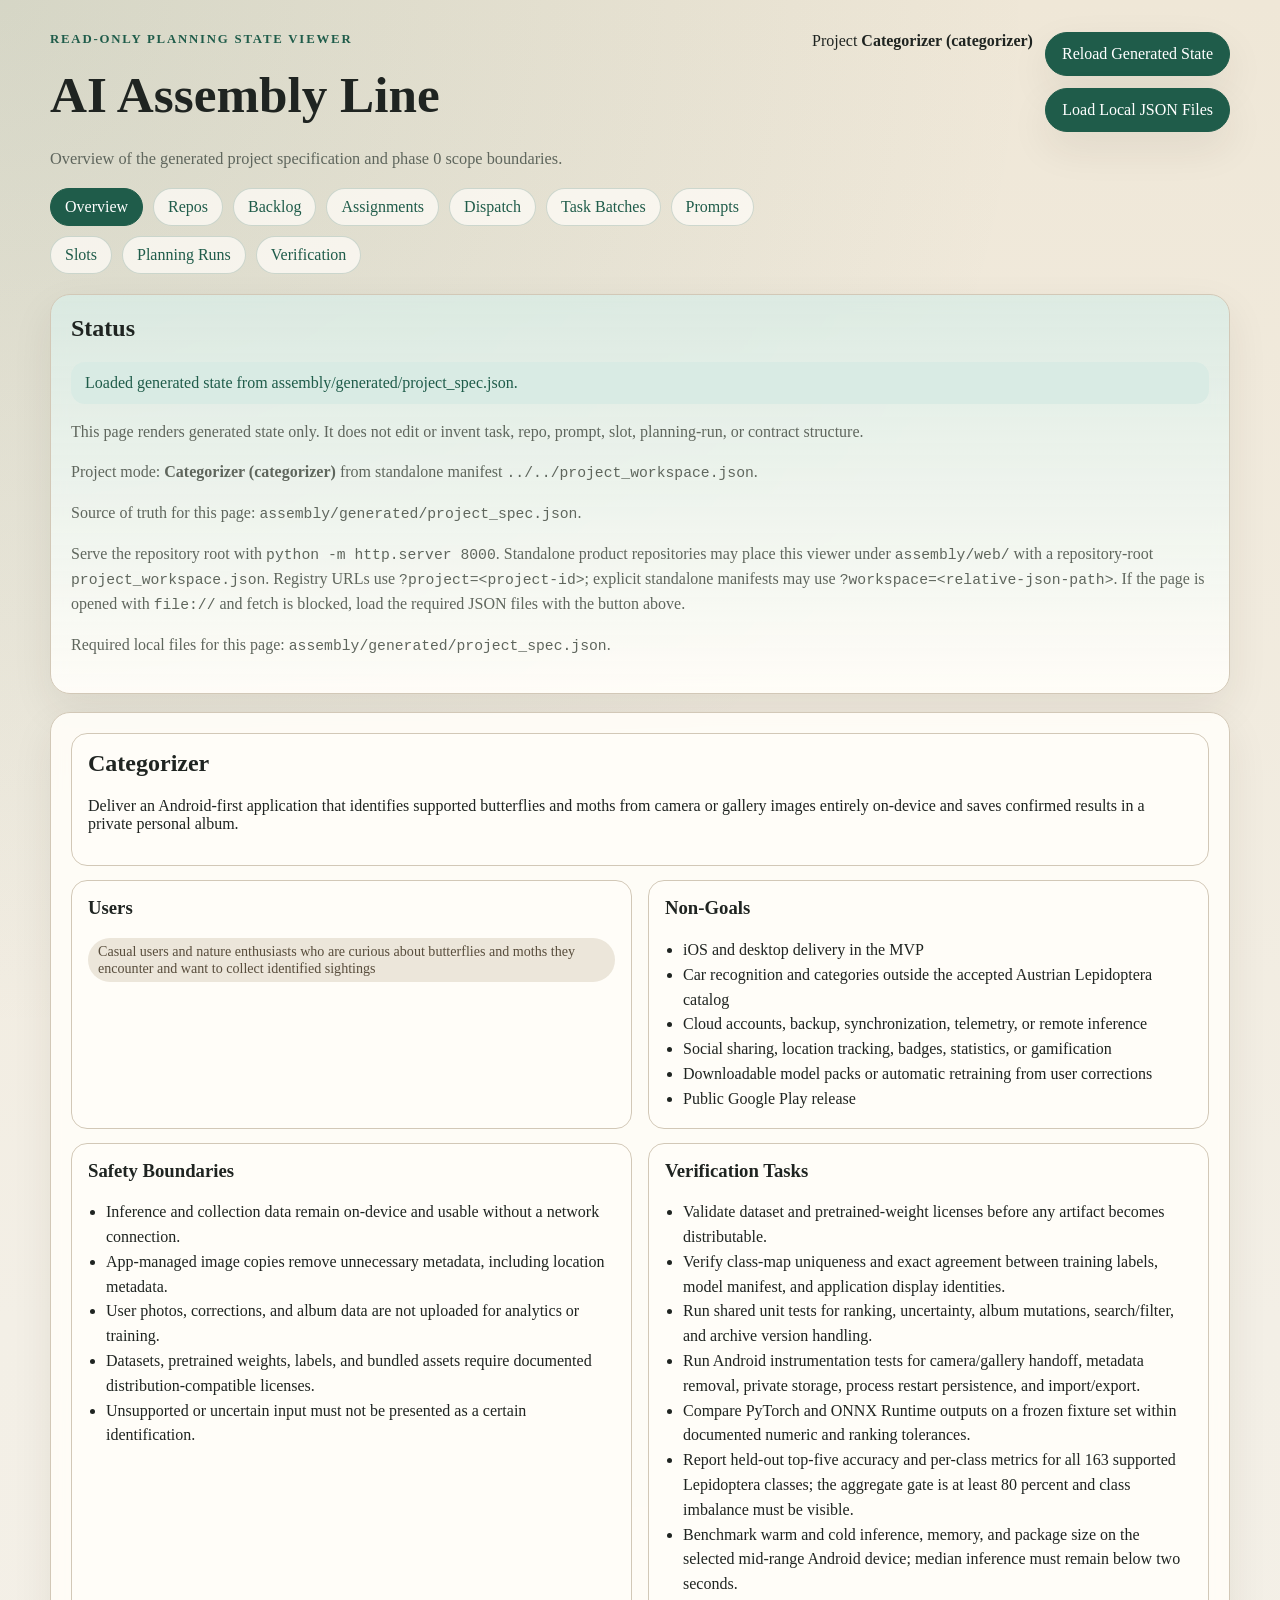
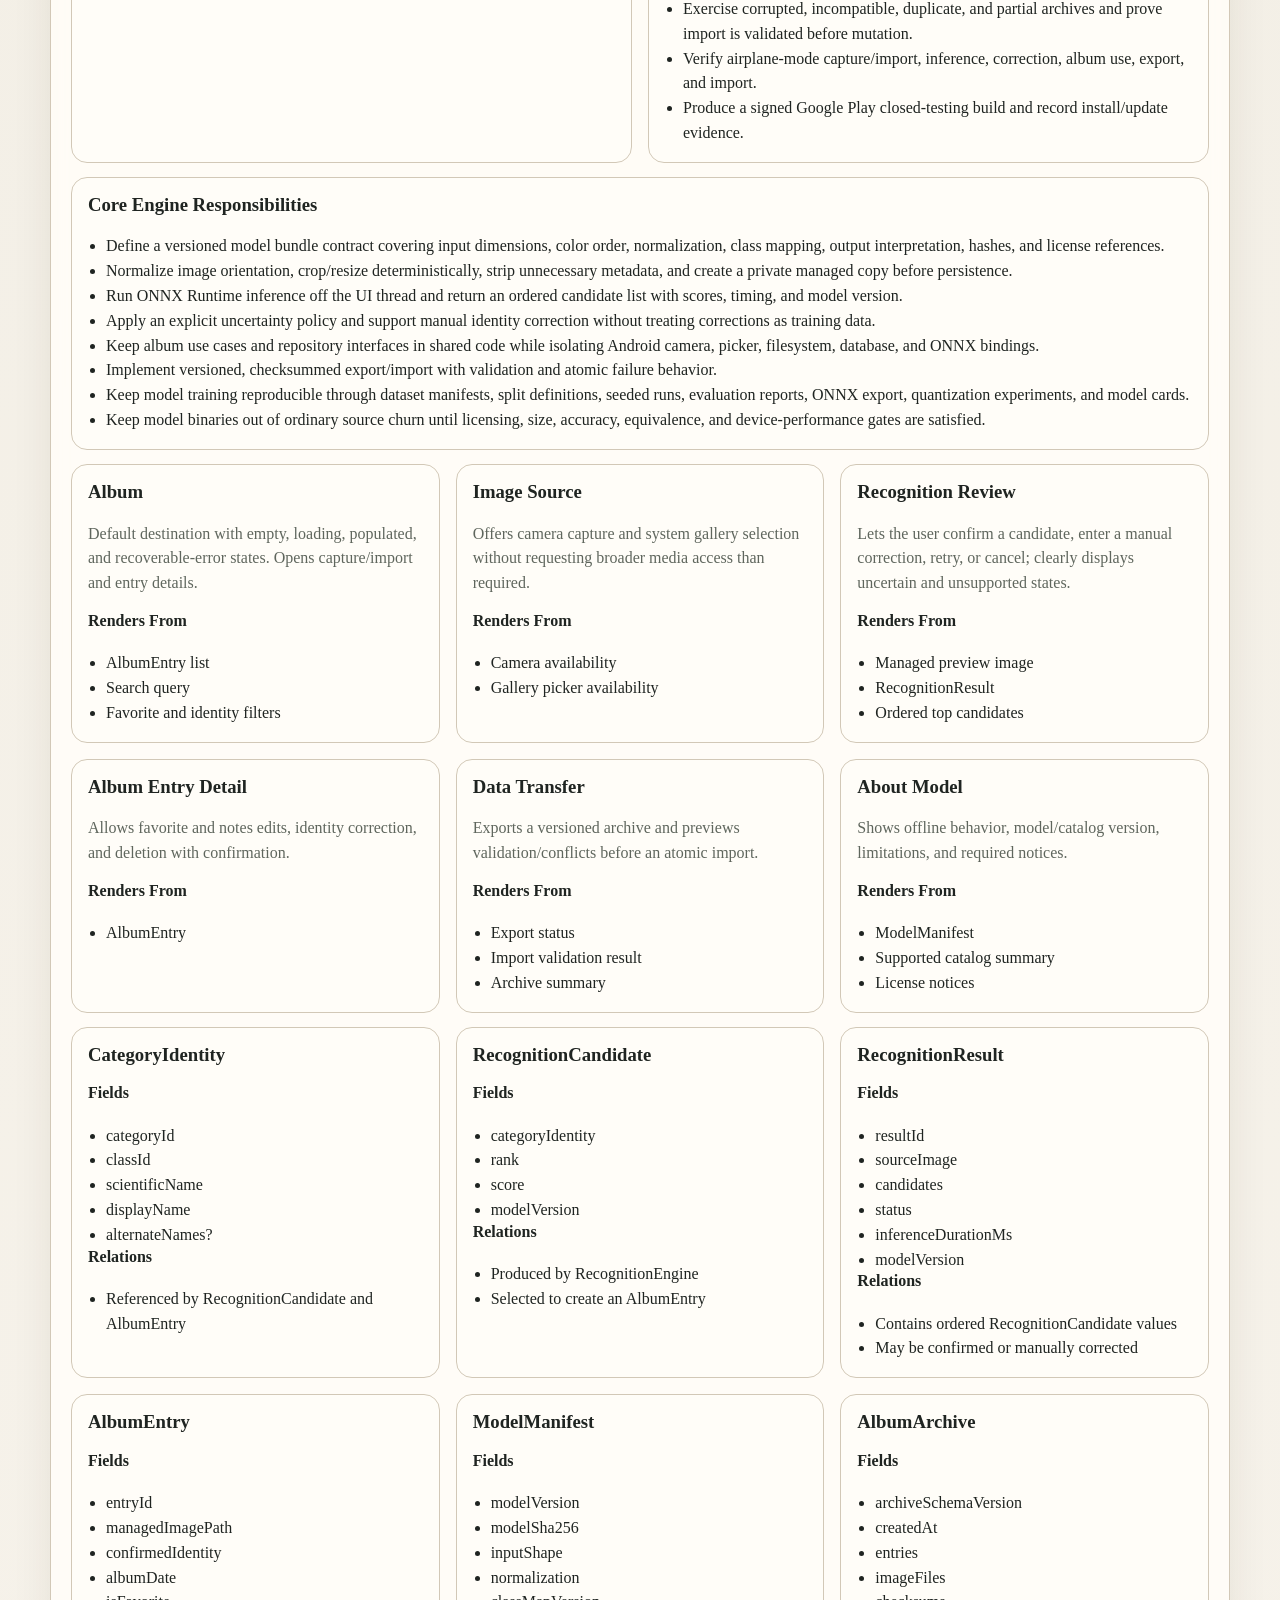
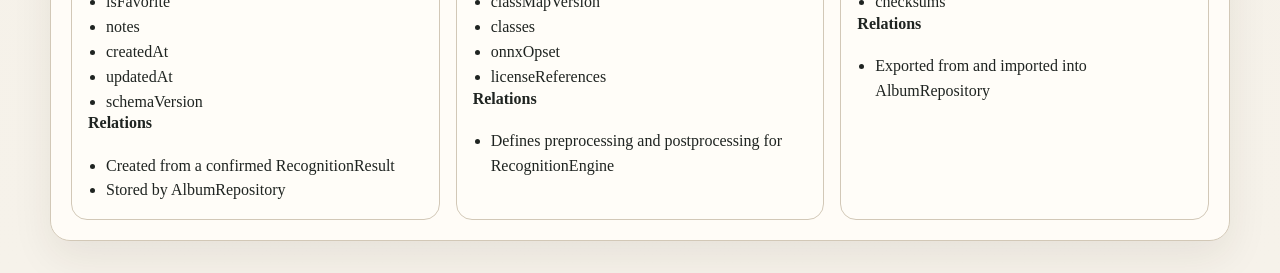
<file: assembly/web/index.html>
<!DOCTYPE html>
<html lang="en">
<head>
  <meta charset="utf-8">
  <meta name="viewport" content="width=device-width, initial-scale=1">
  <title>AI Assembly Line Viewer - Overview</title>
  <link rel="stylesheet" href="viewer.css">
</head>
<body data-page="overview">
  <div id="app"></div>
  <script type="module" src="page-overview.js"></script>
</body>
</html>
</file>
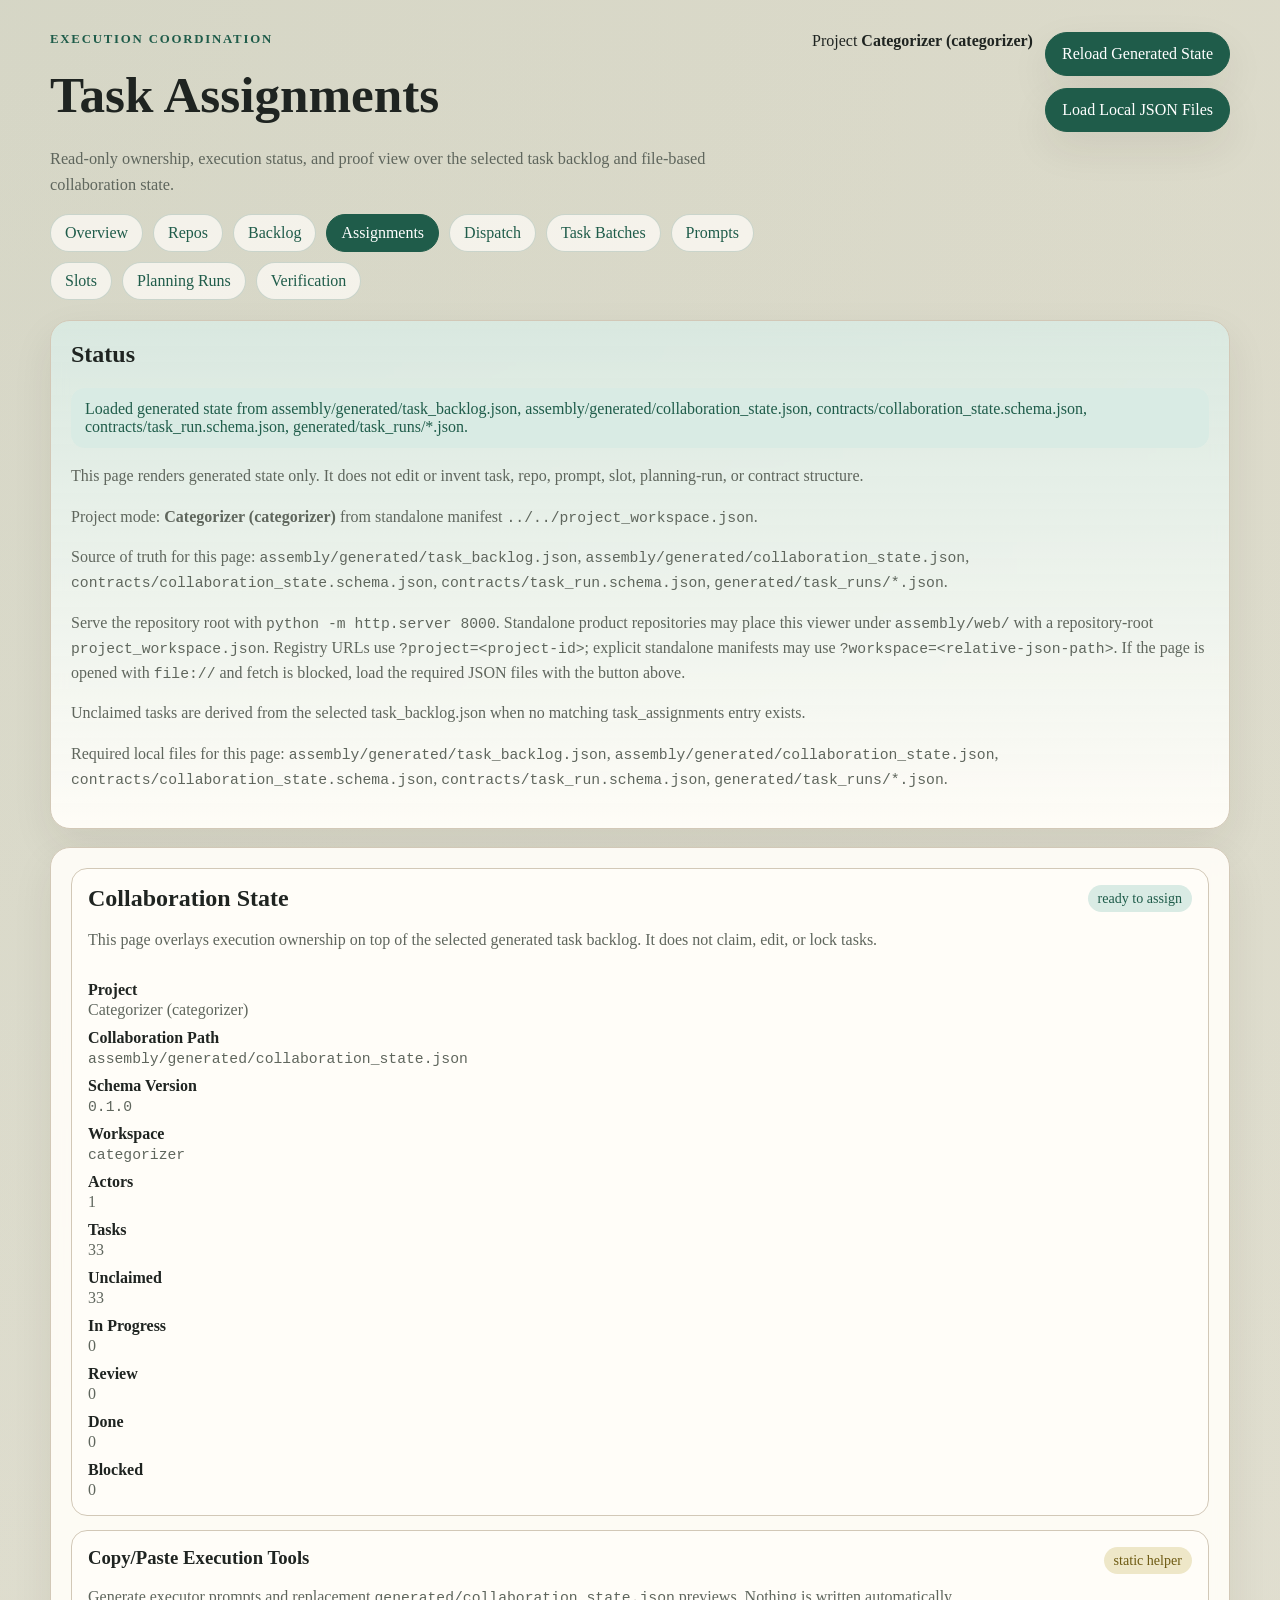
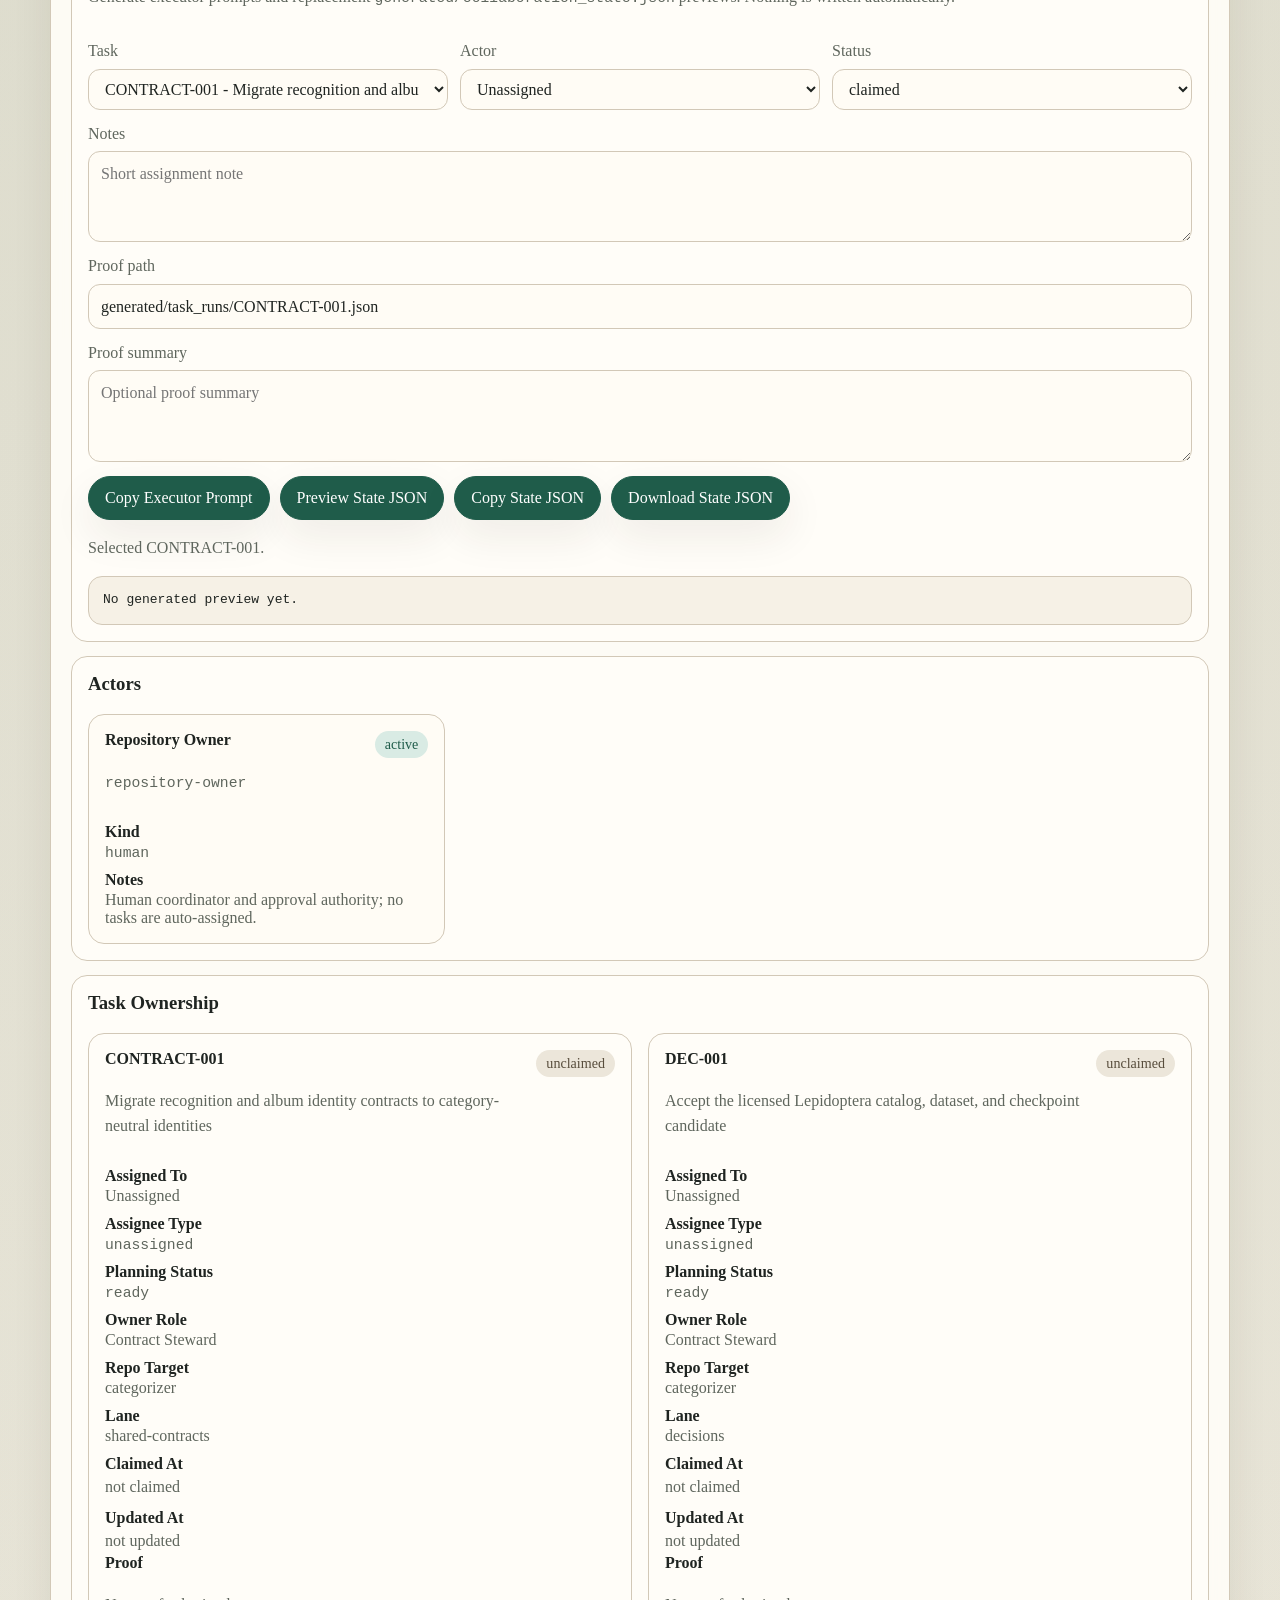
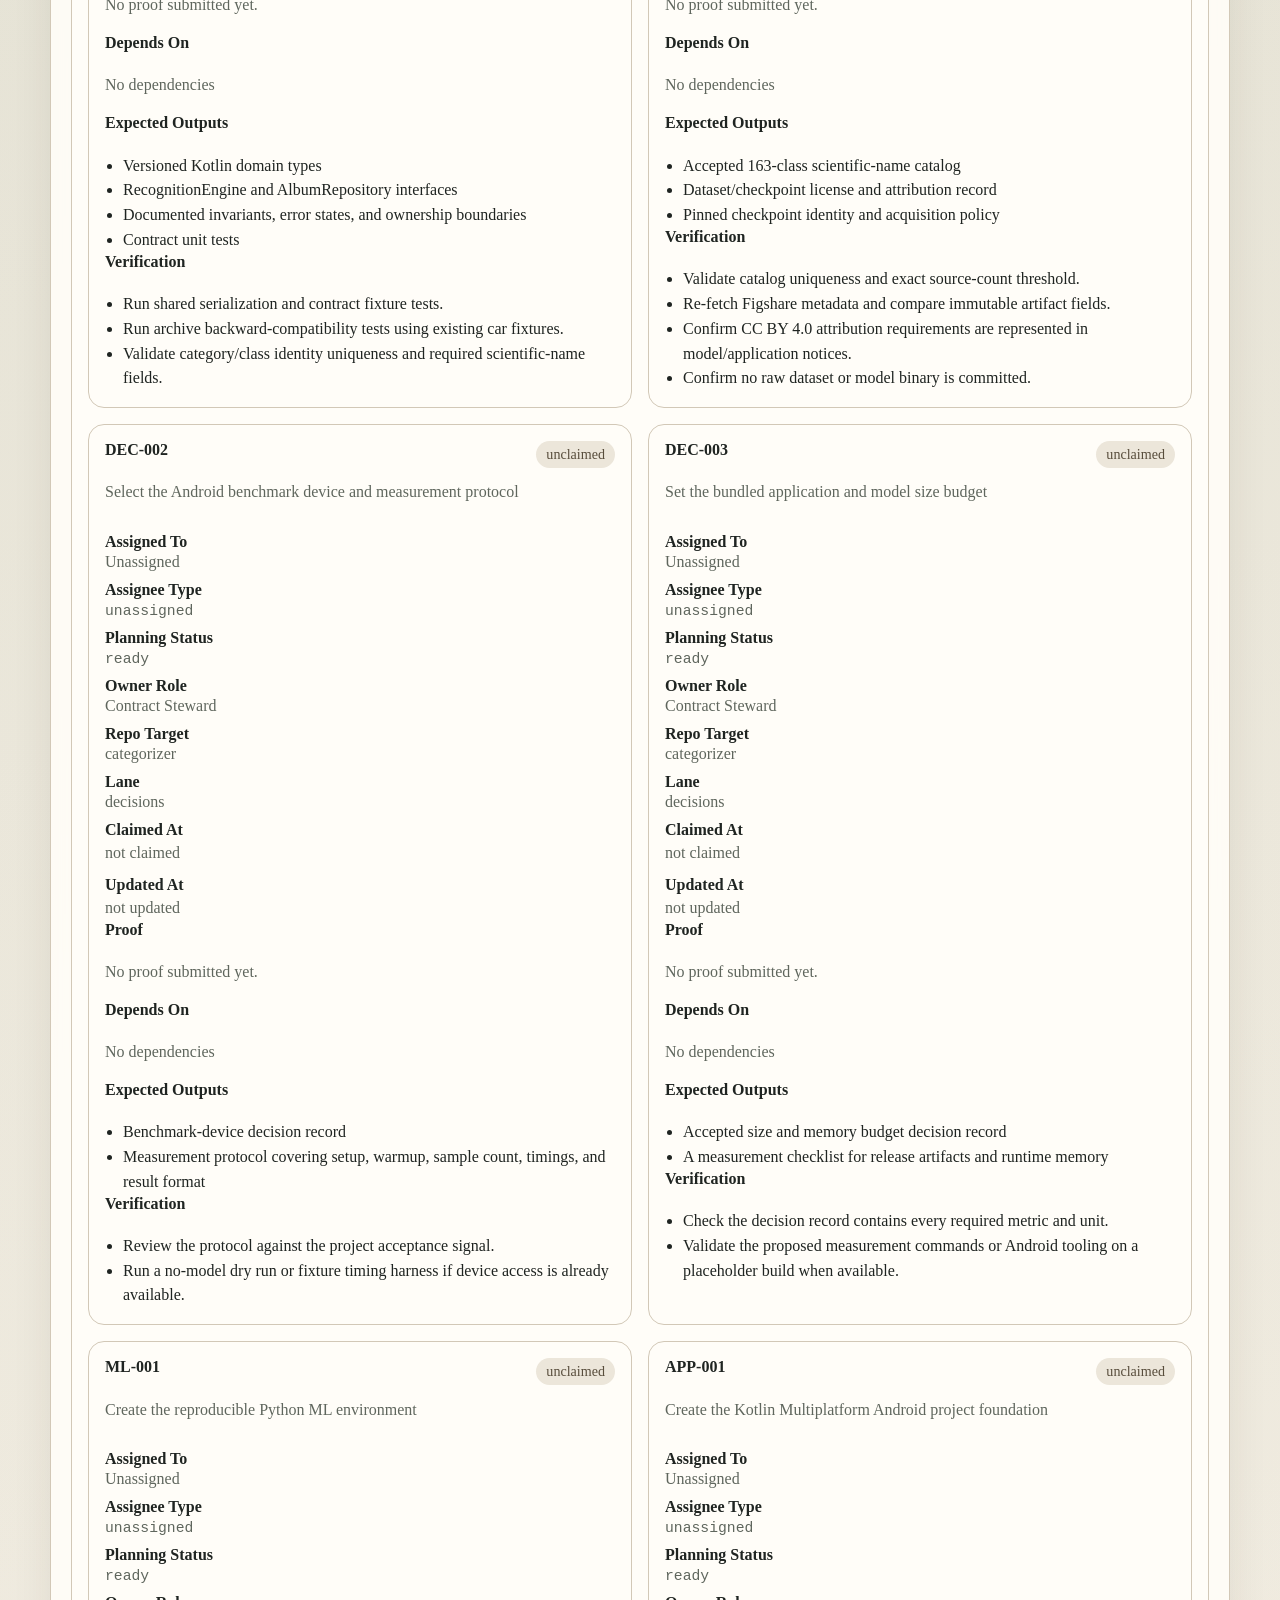
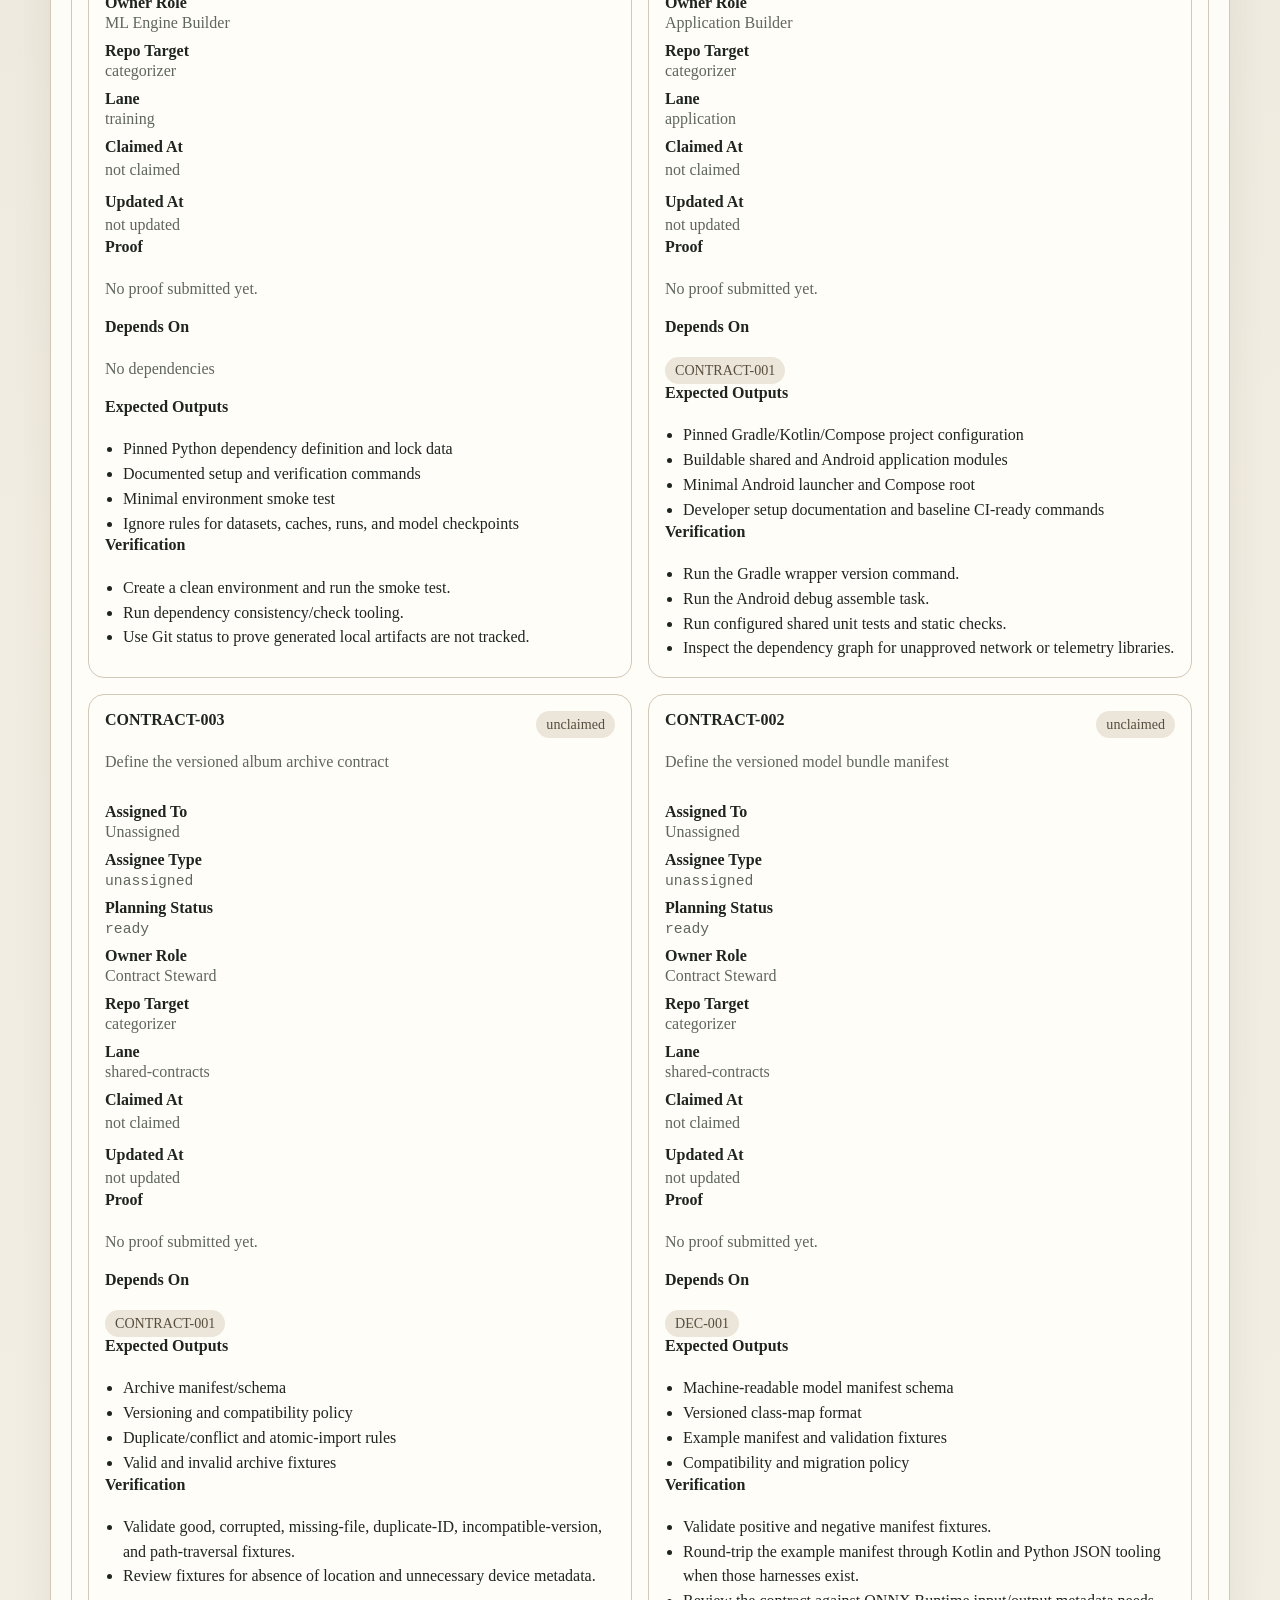
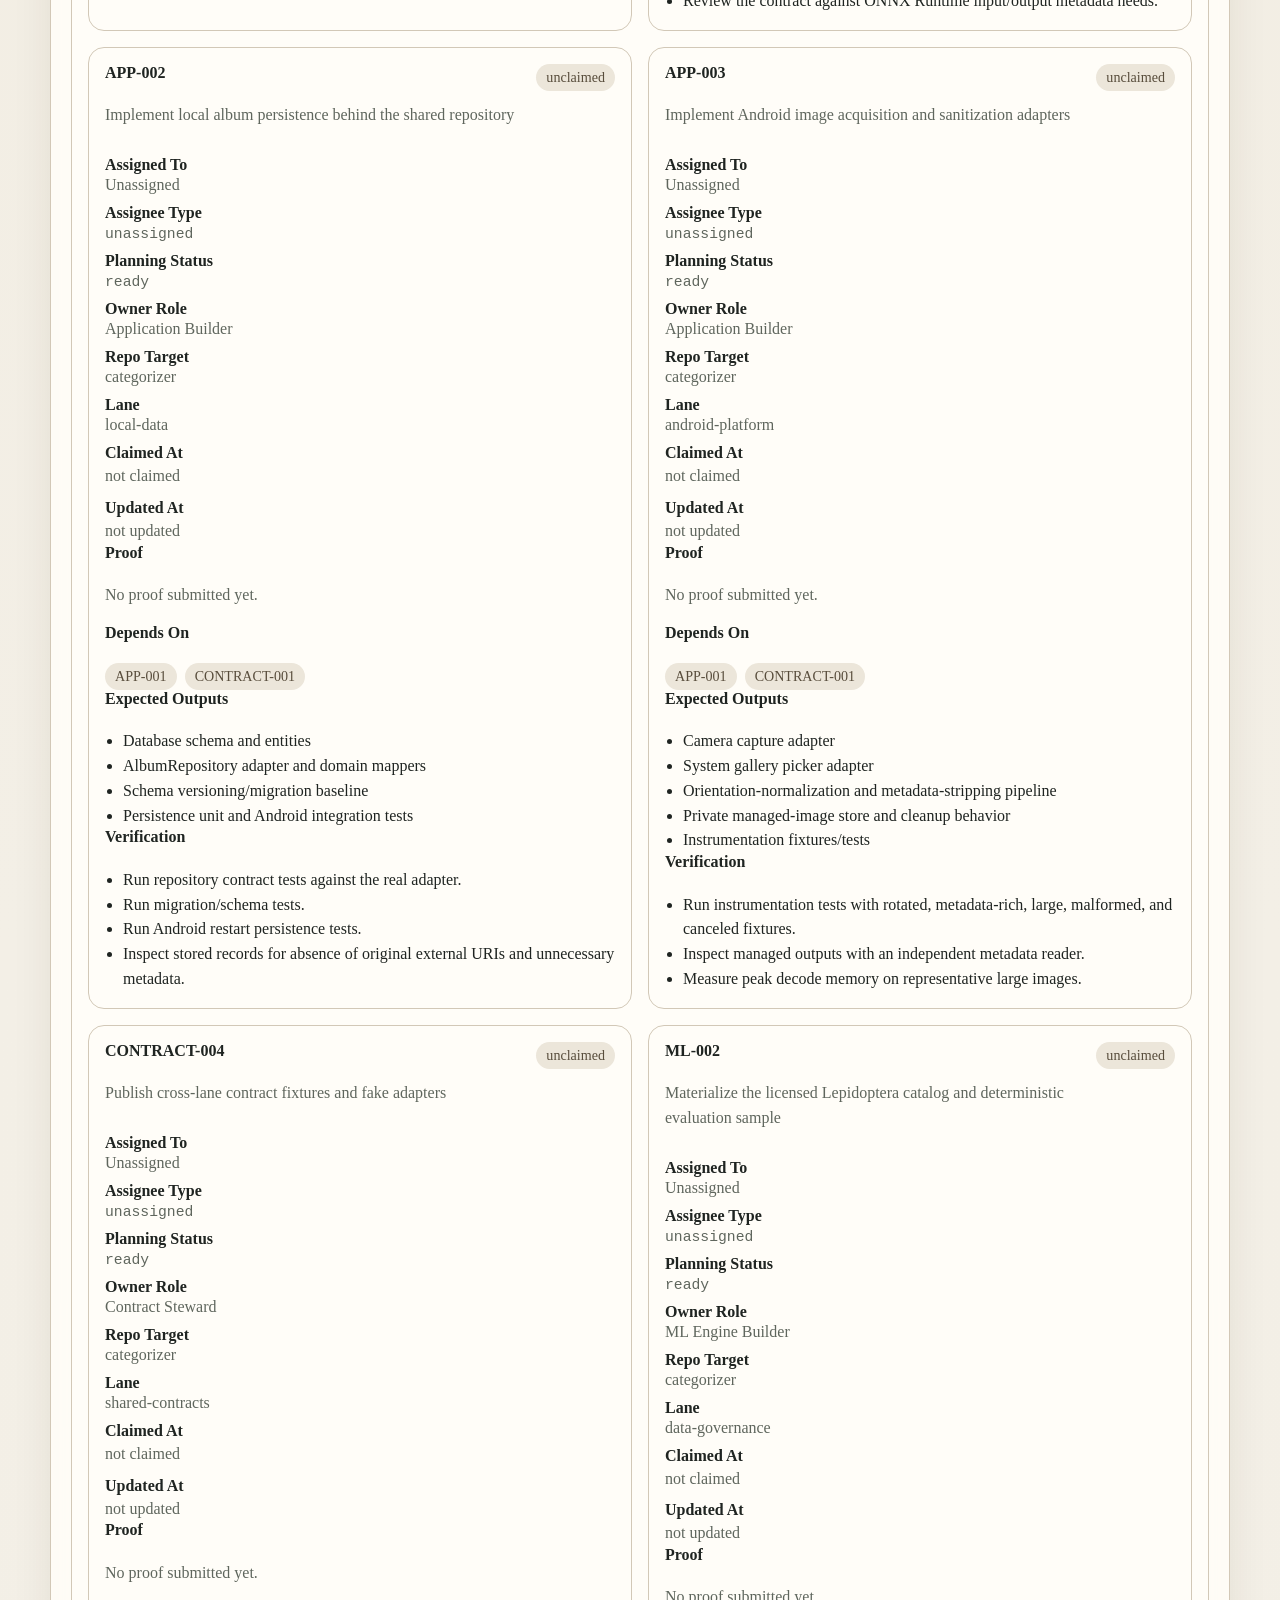
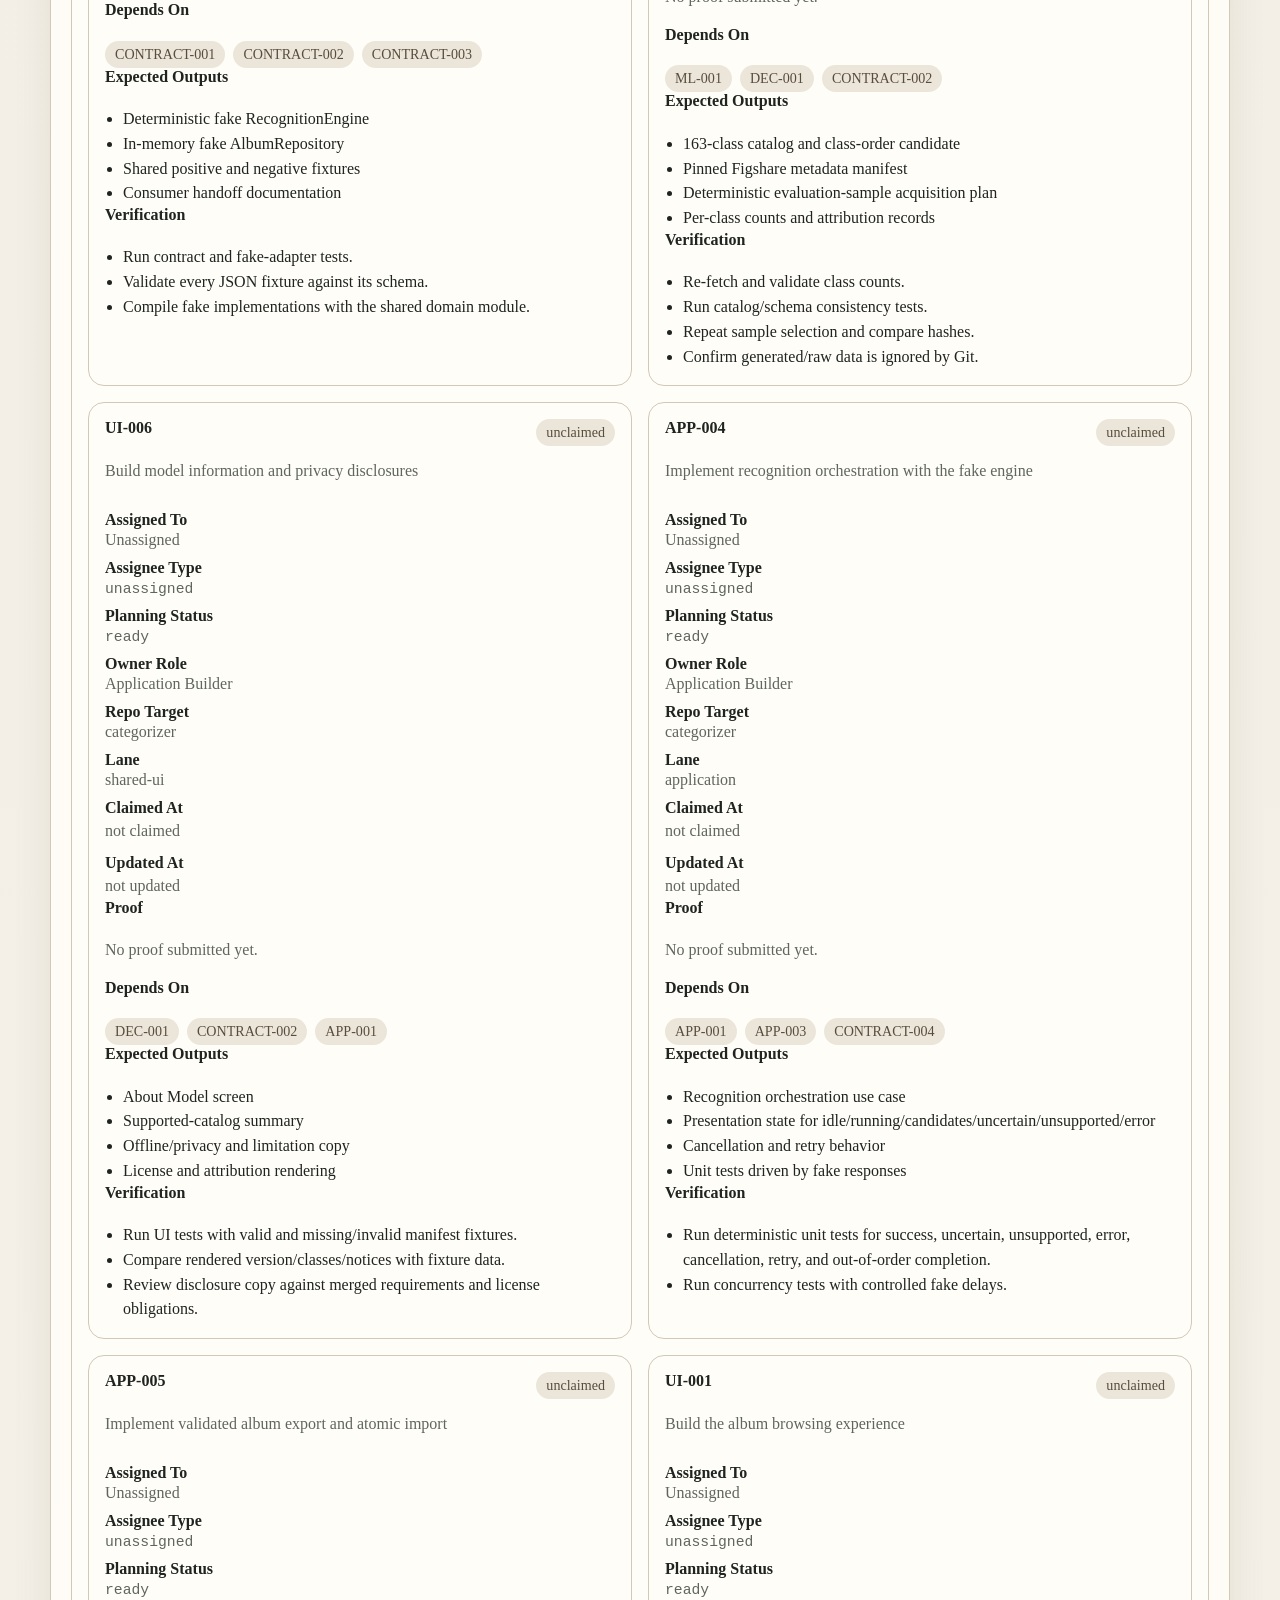
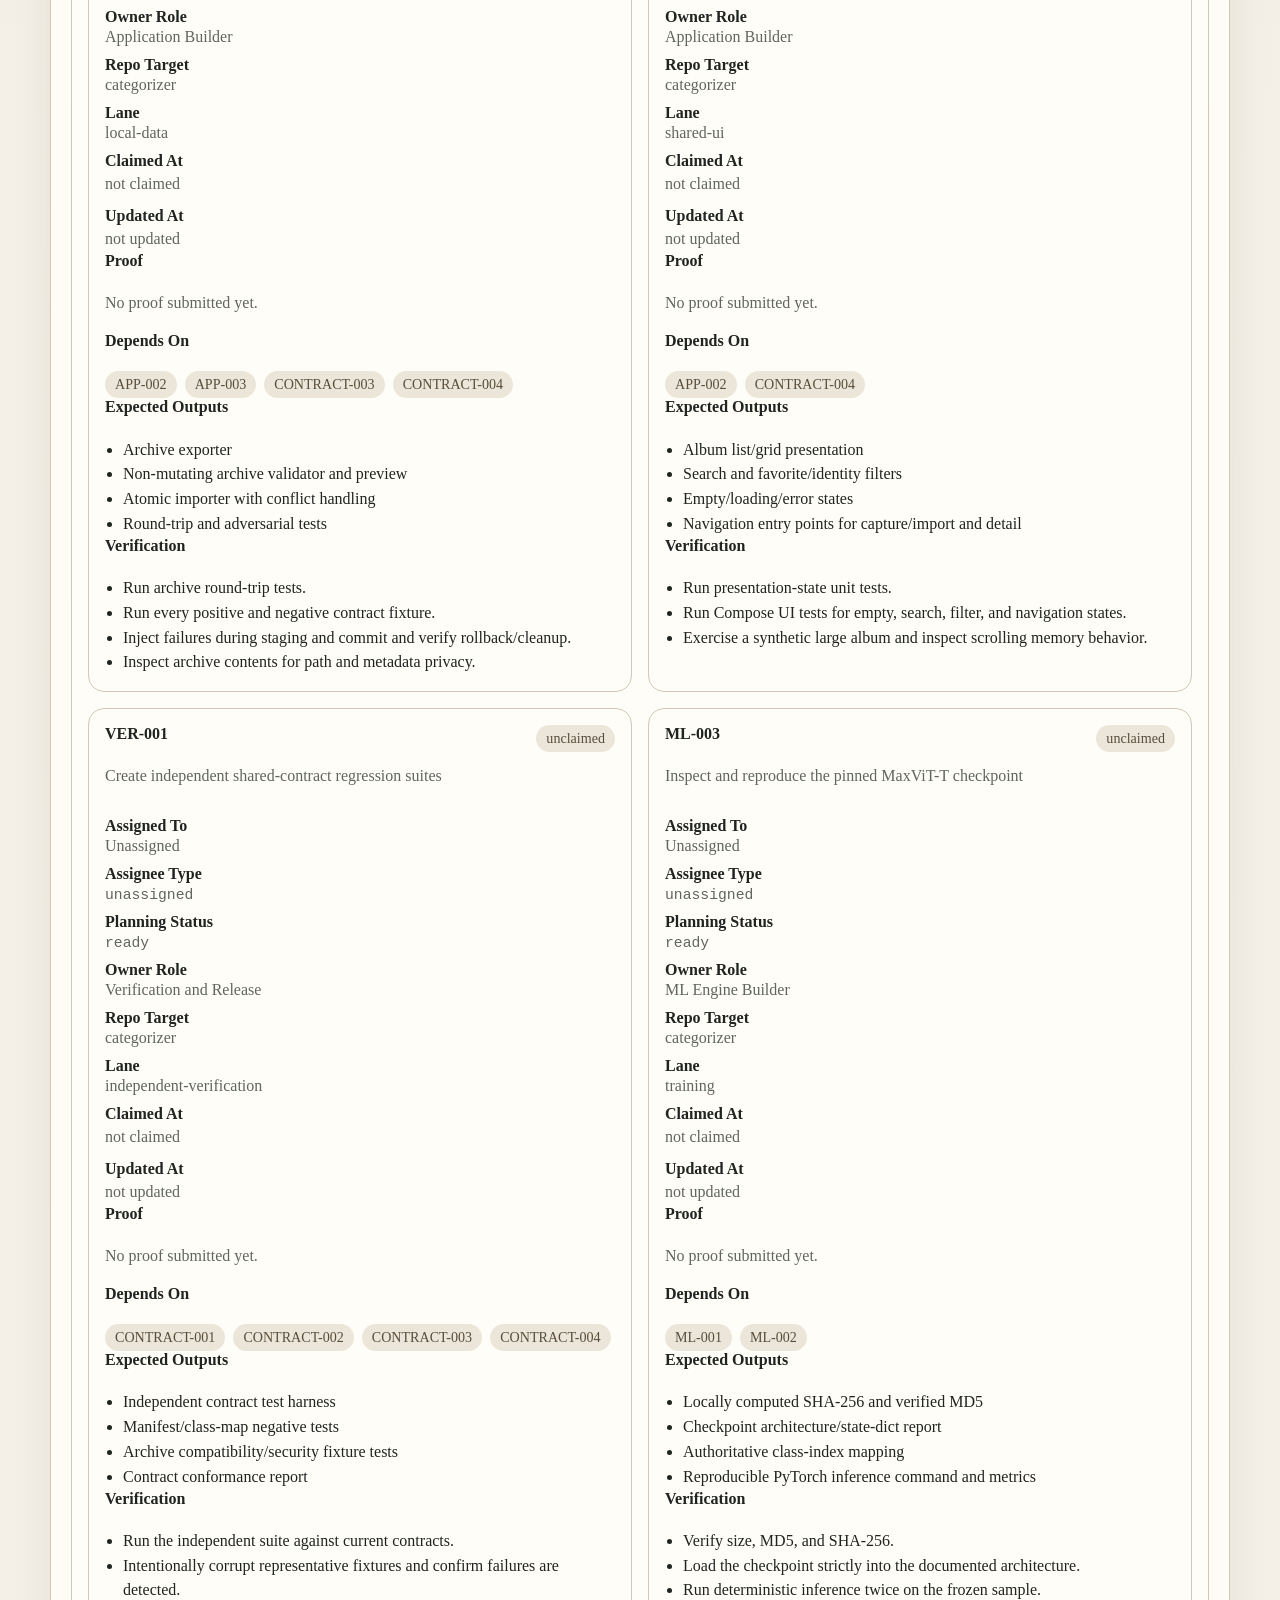
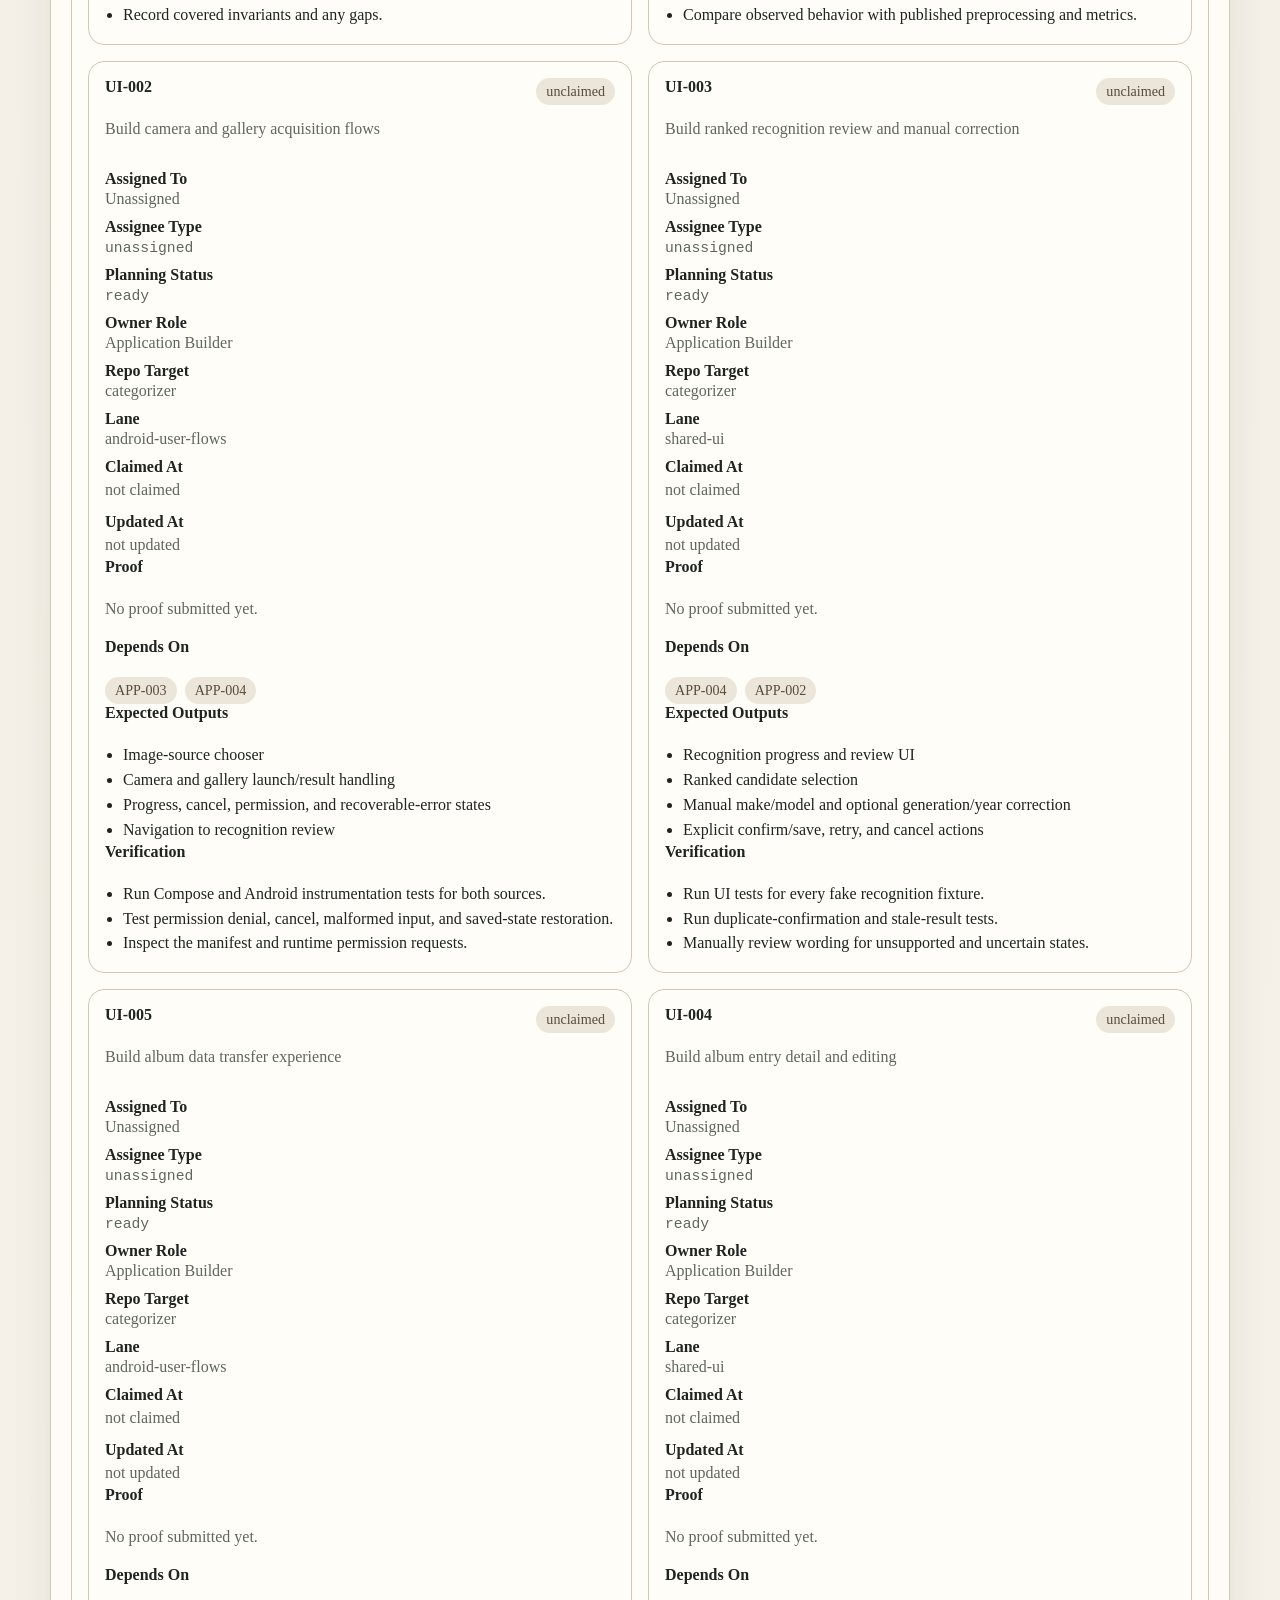
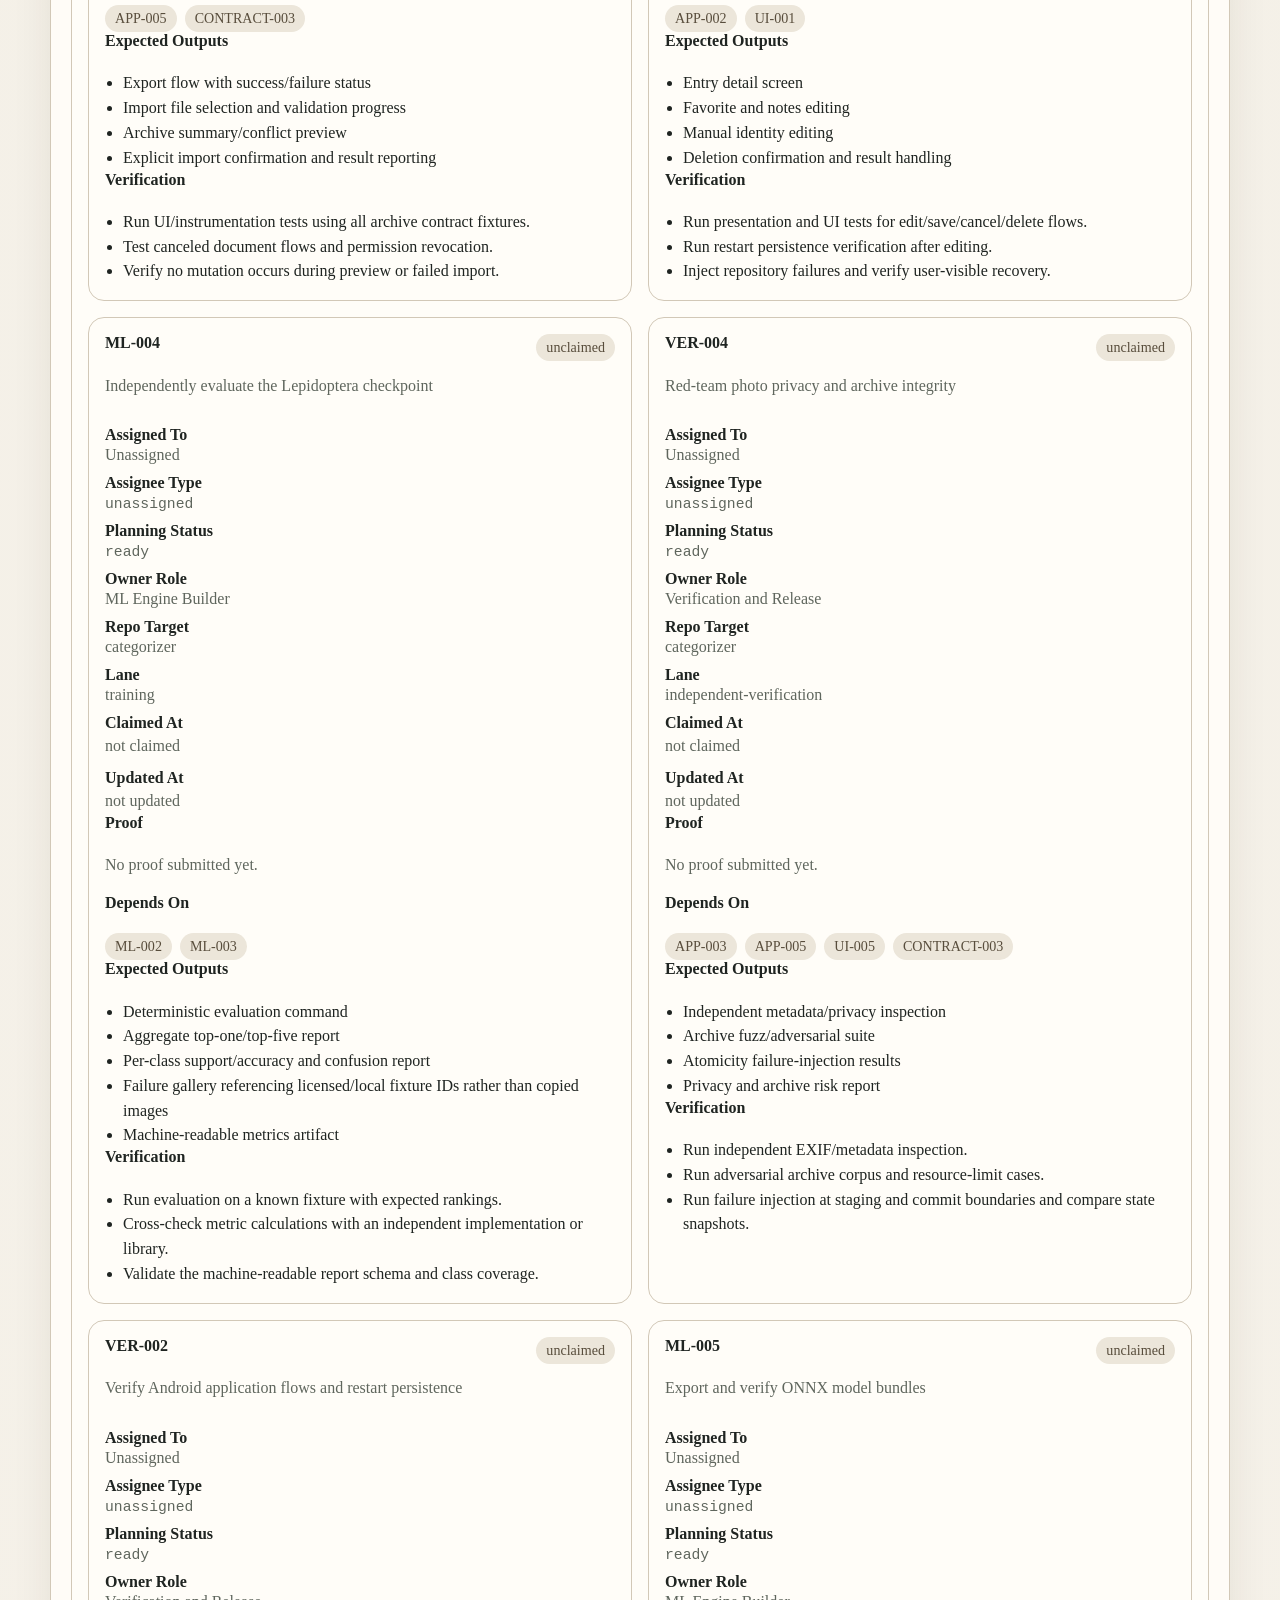
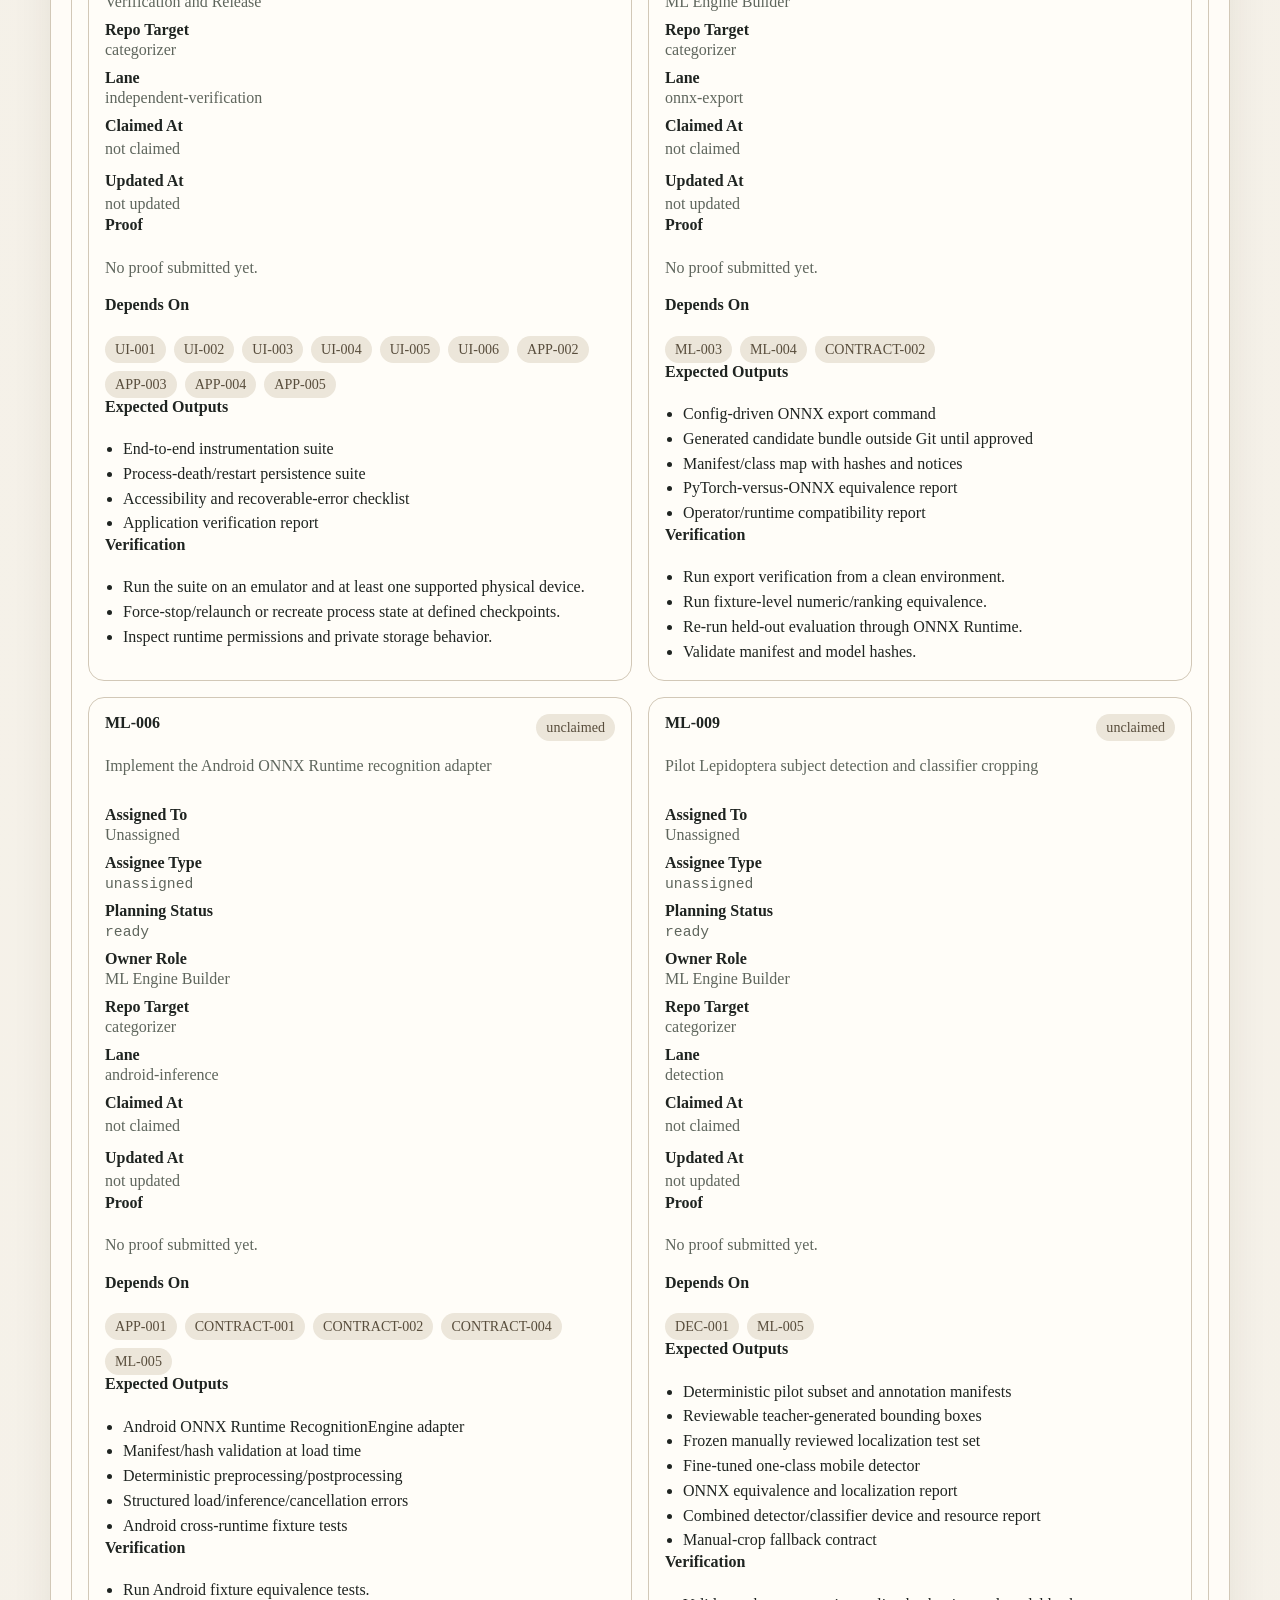
<file: assembly/web/assignments.html>
<!DOCTYPE html>
<html lang="en">
<head>
  <meta charset="utf-8">
  <meta name="viewport" content="width=device-width, initial-scale=1">
  <title>AI Assembly Line Viewer - Assignments</title>
  <link rel="stylesheet" href="viewer.css">
</head>
<body data-page="assignments">
  <div id="app"></div>
  <script type="module" src="page-assignments.js"></script>
  <script type="module" src="page-assignment-tools.js"></script>
</body>
</html>
</file>
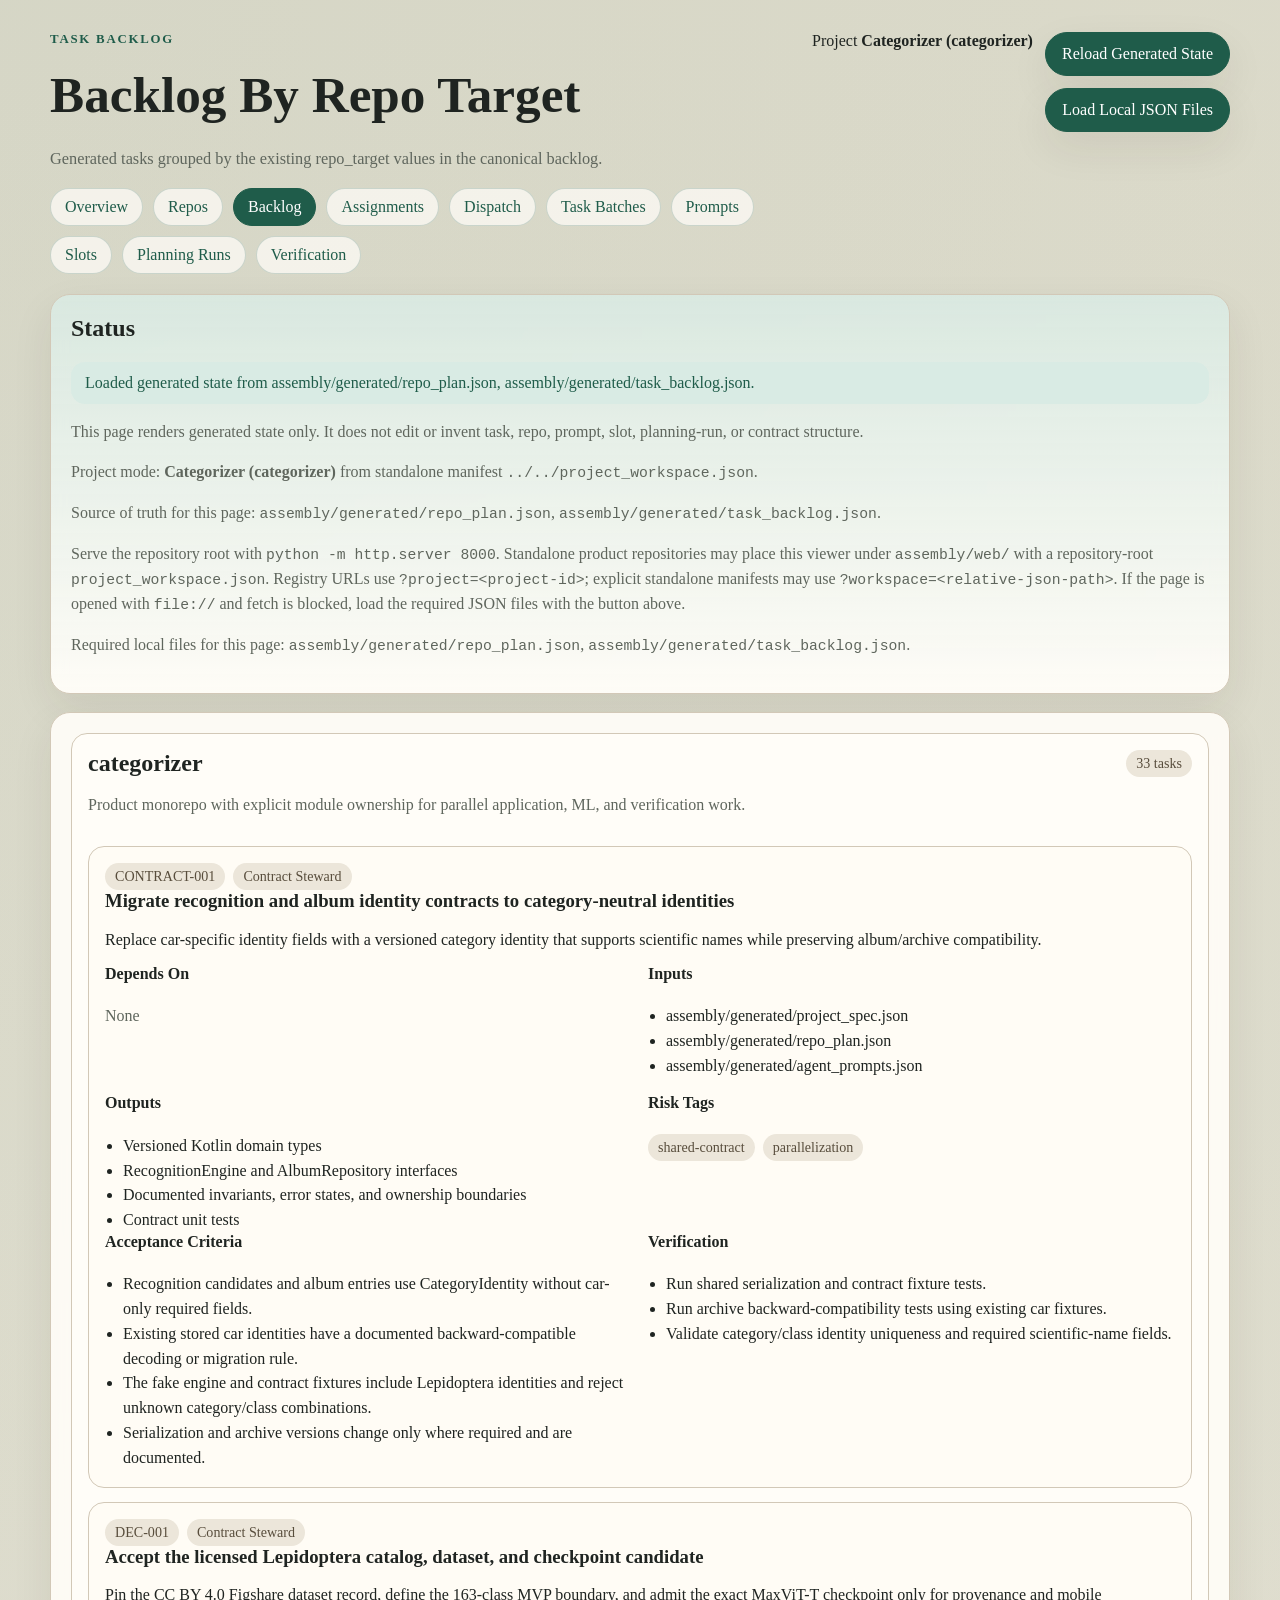
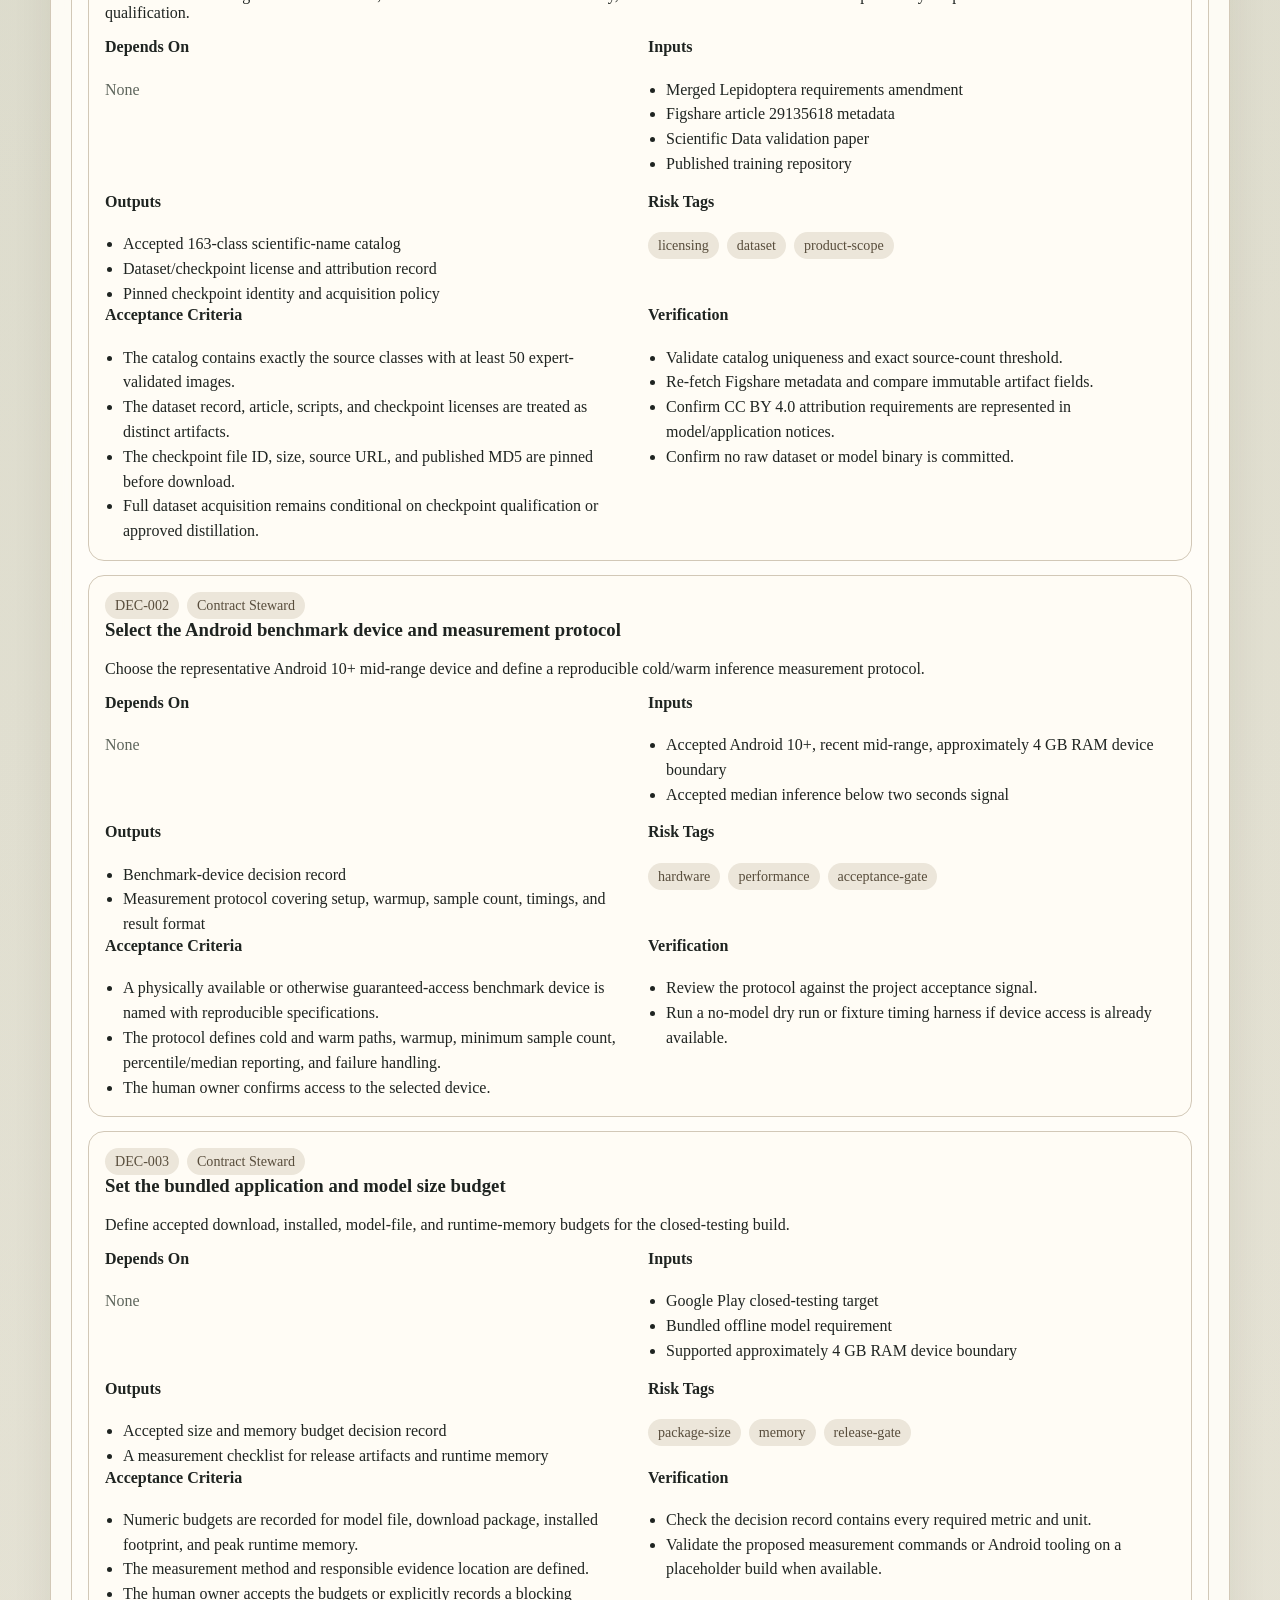
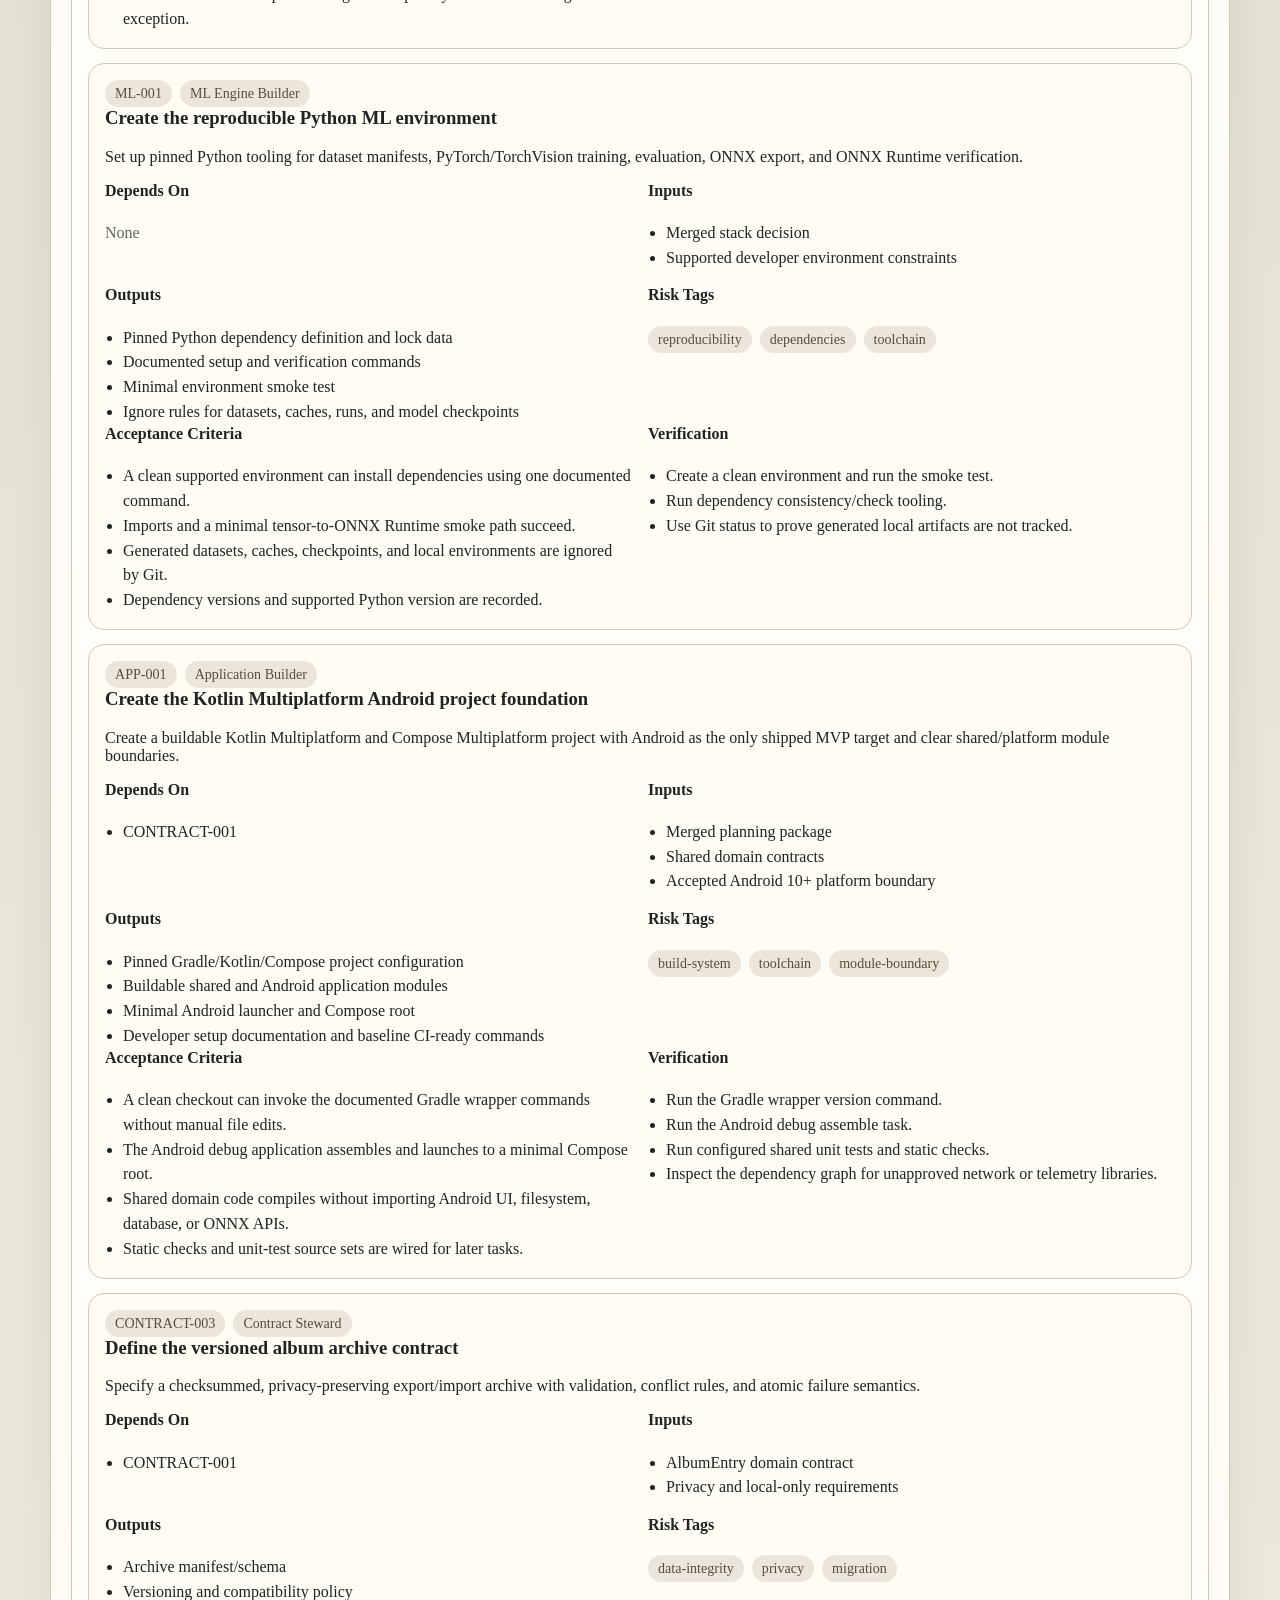
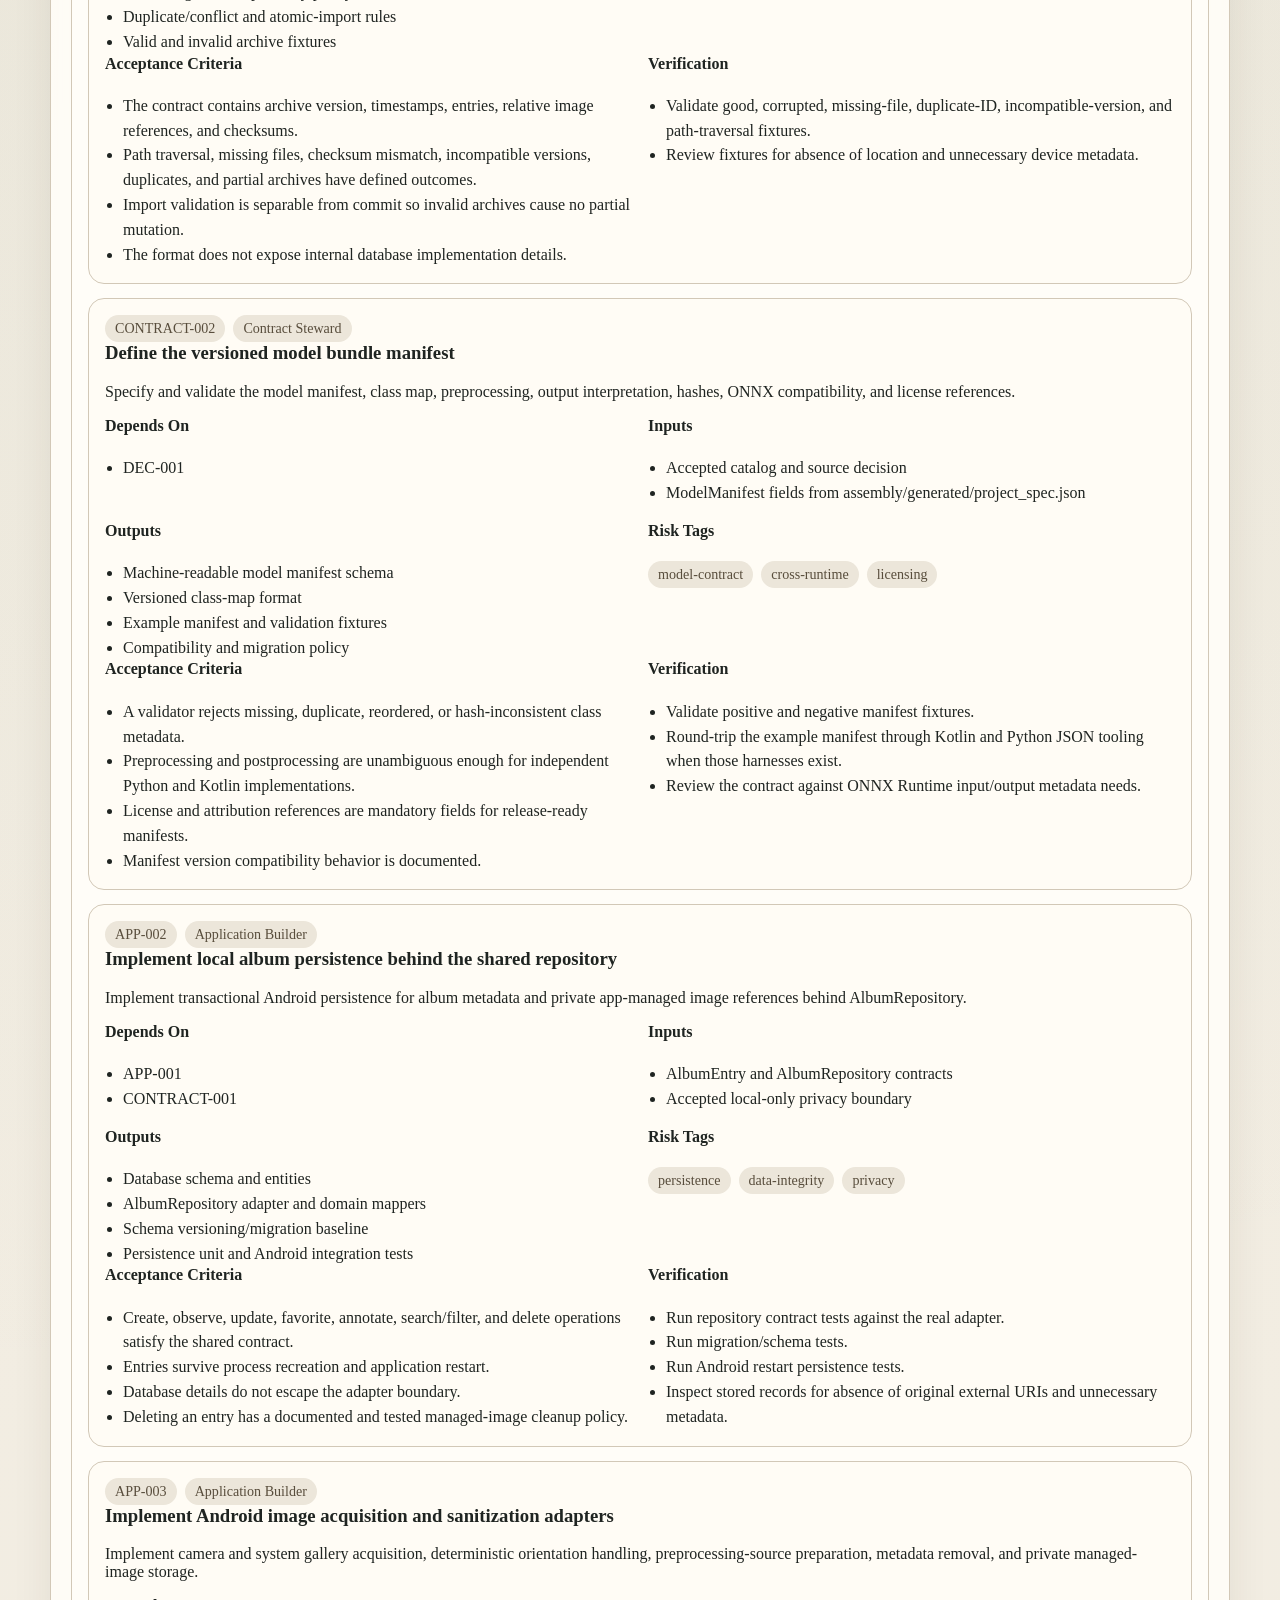
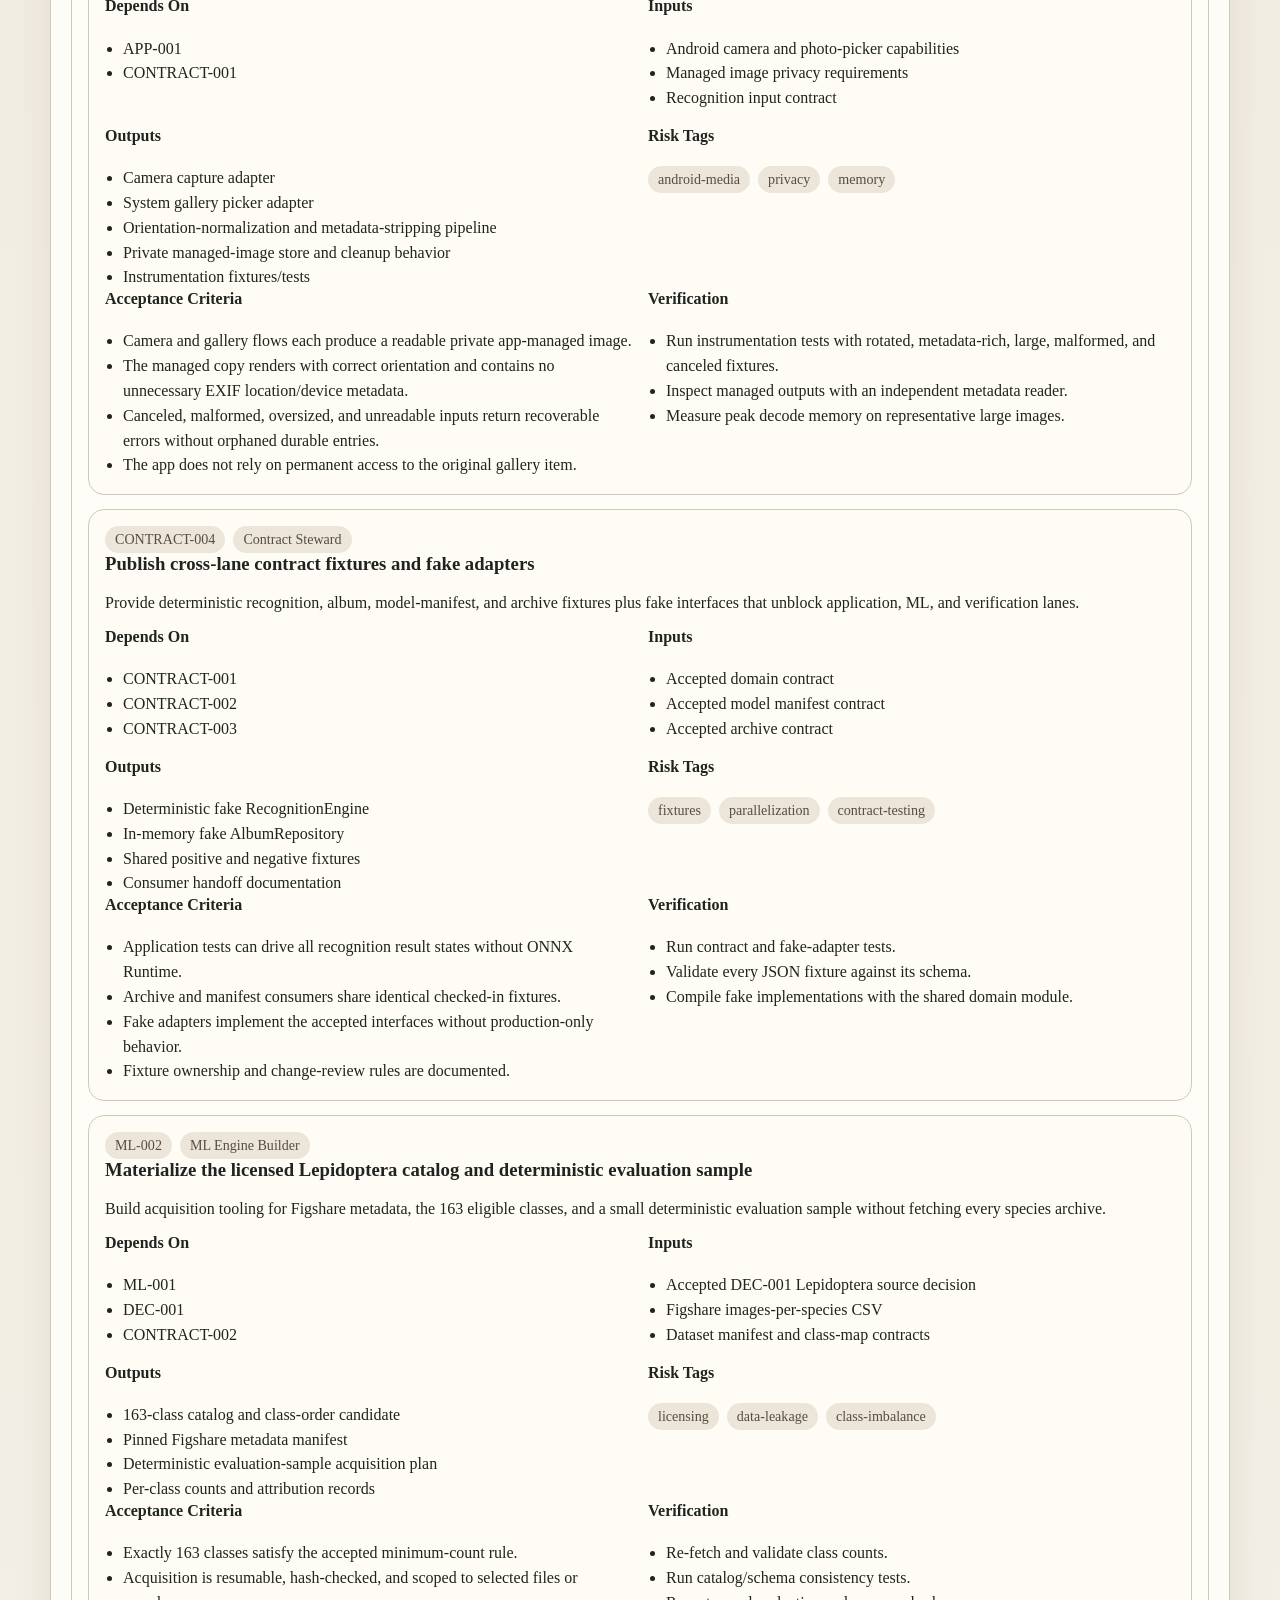
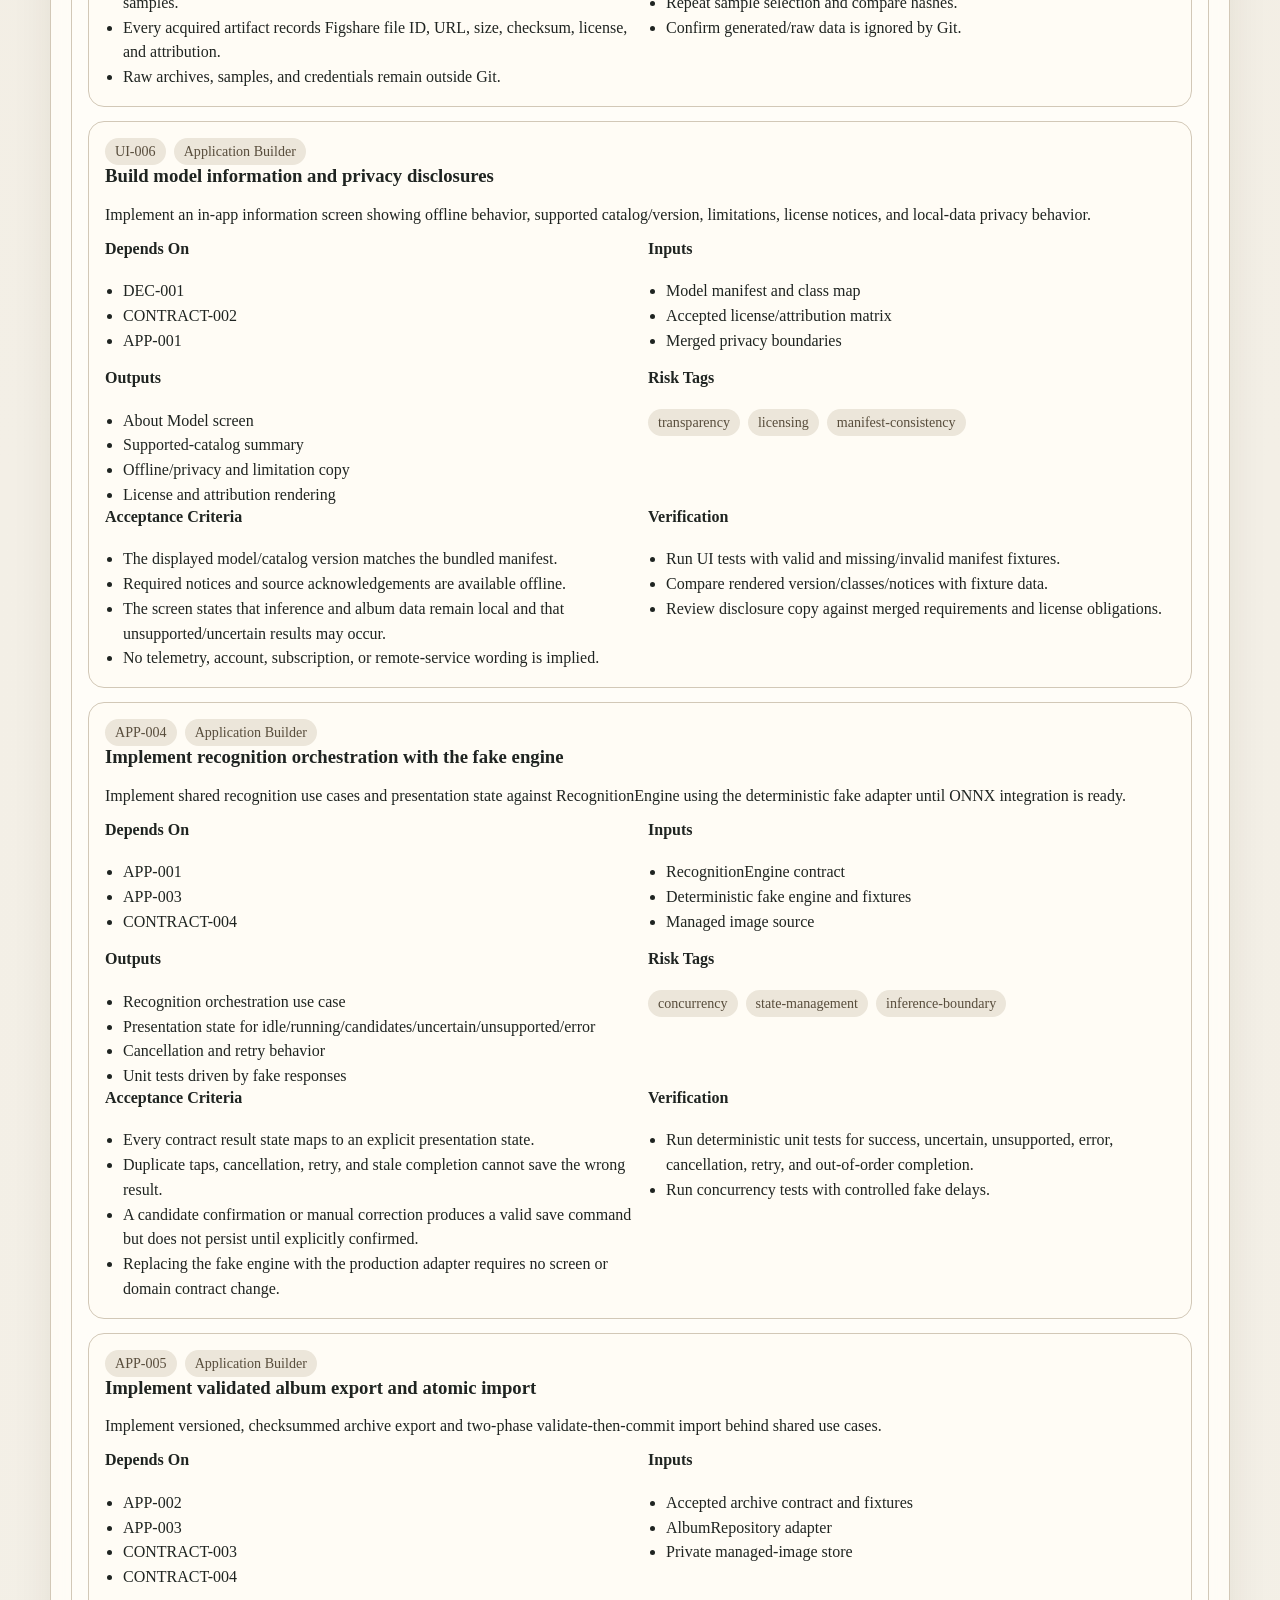
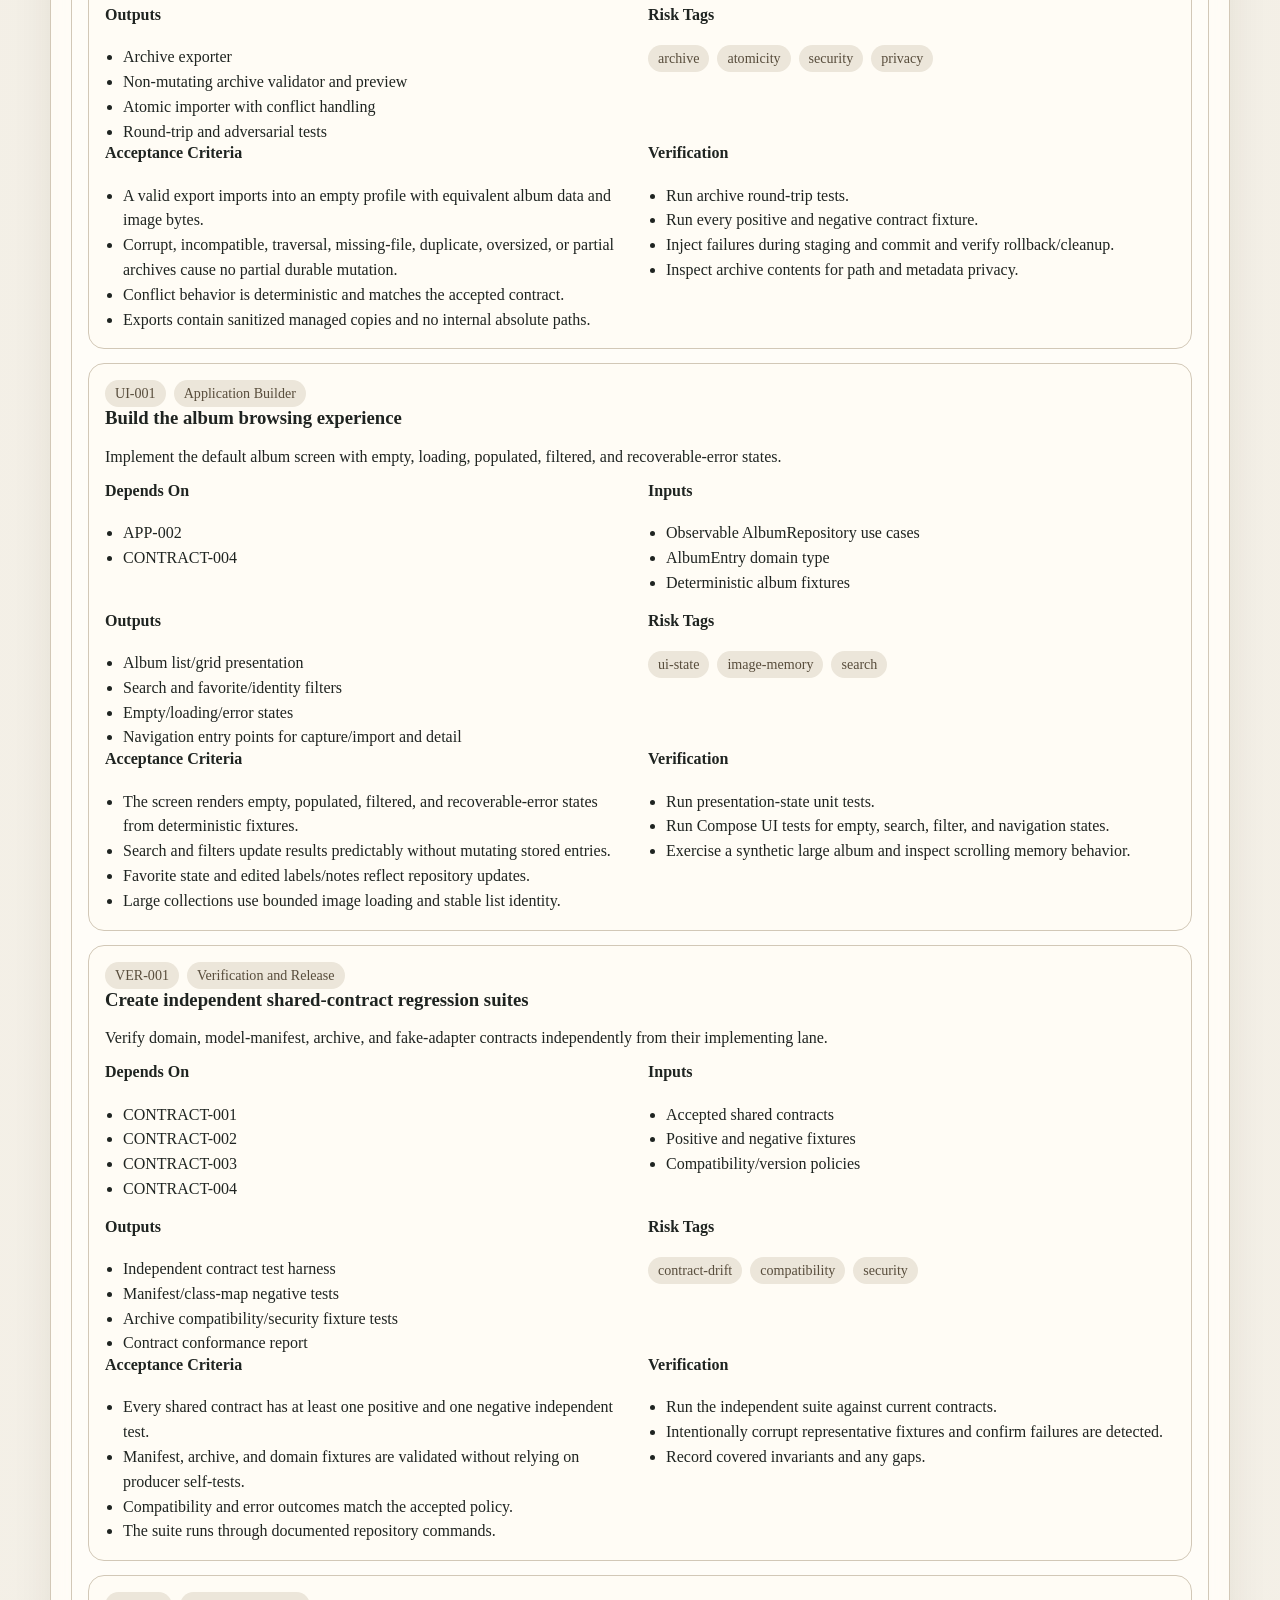
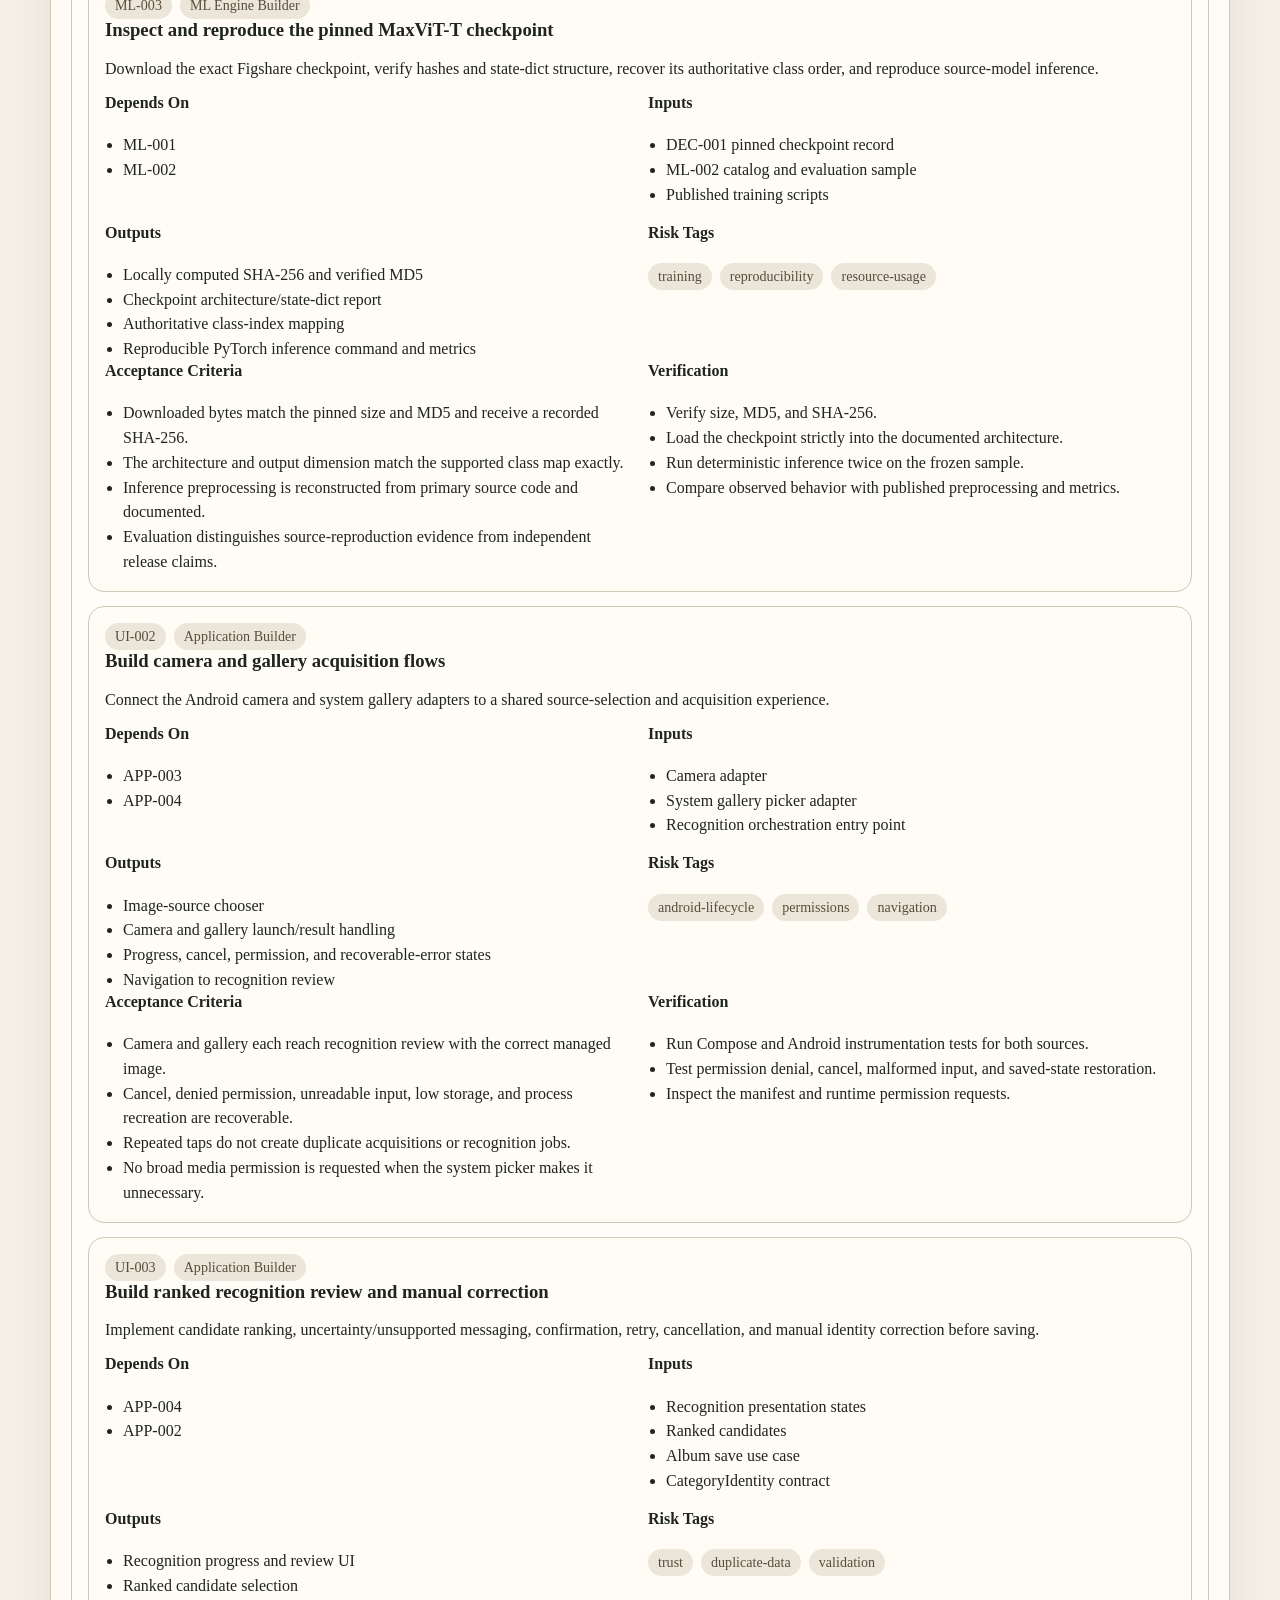
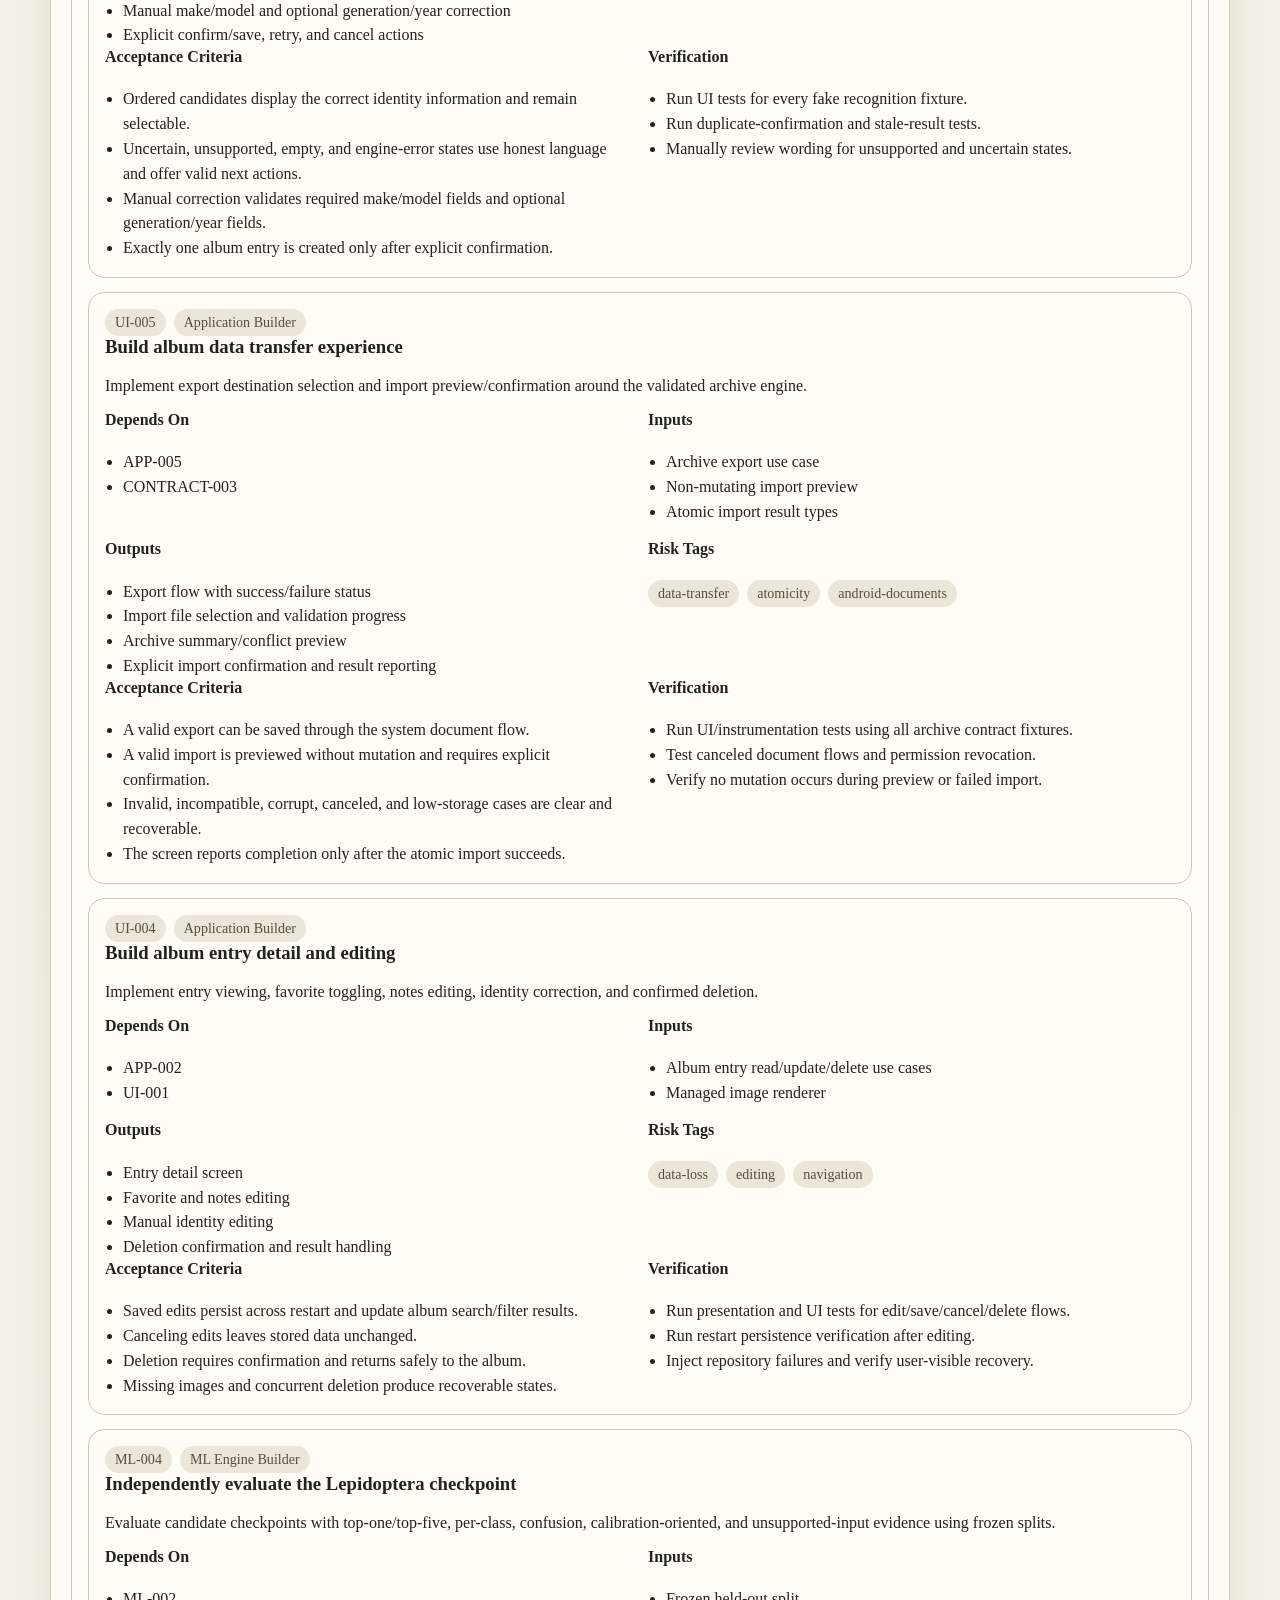
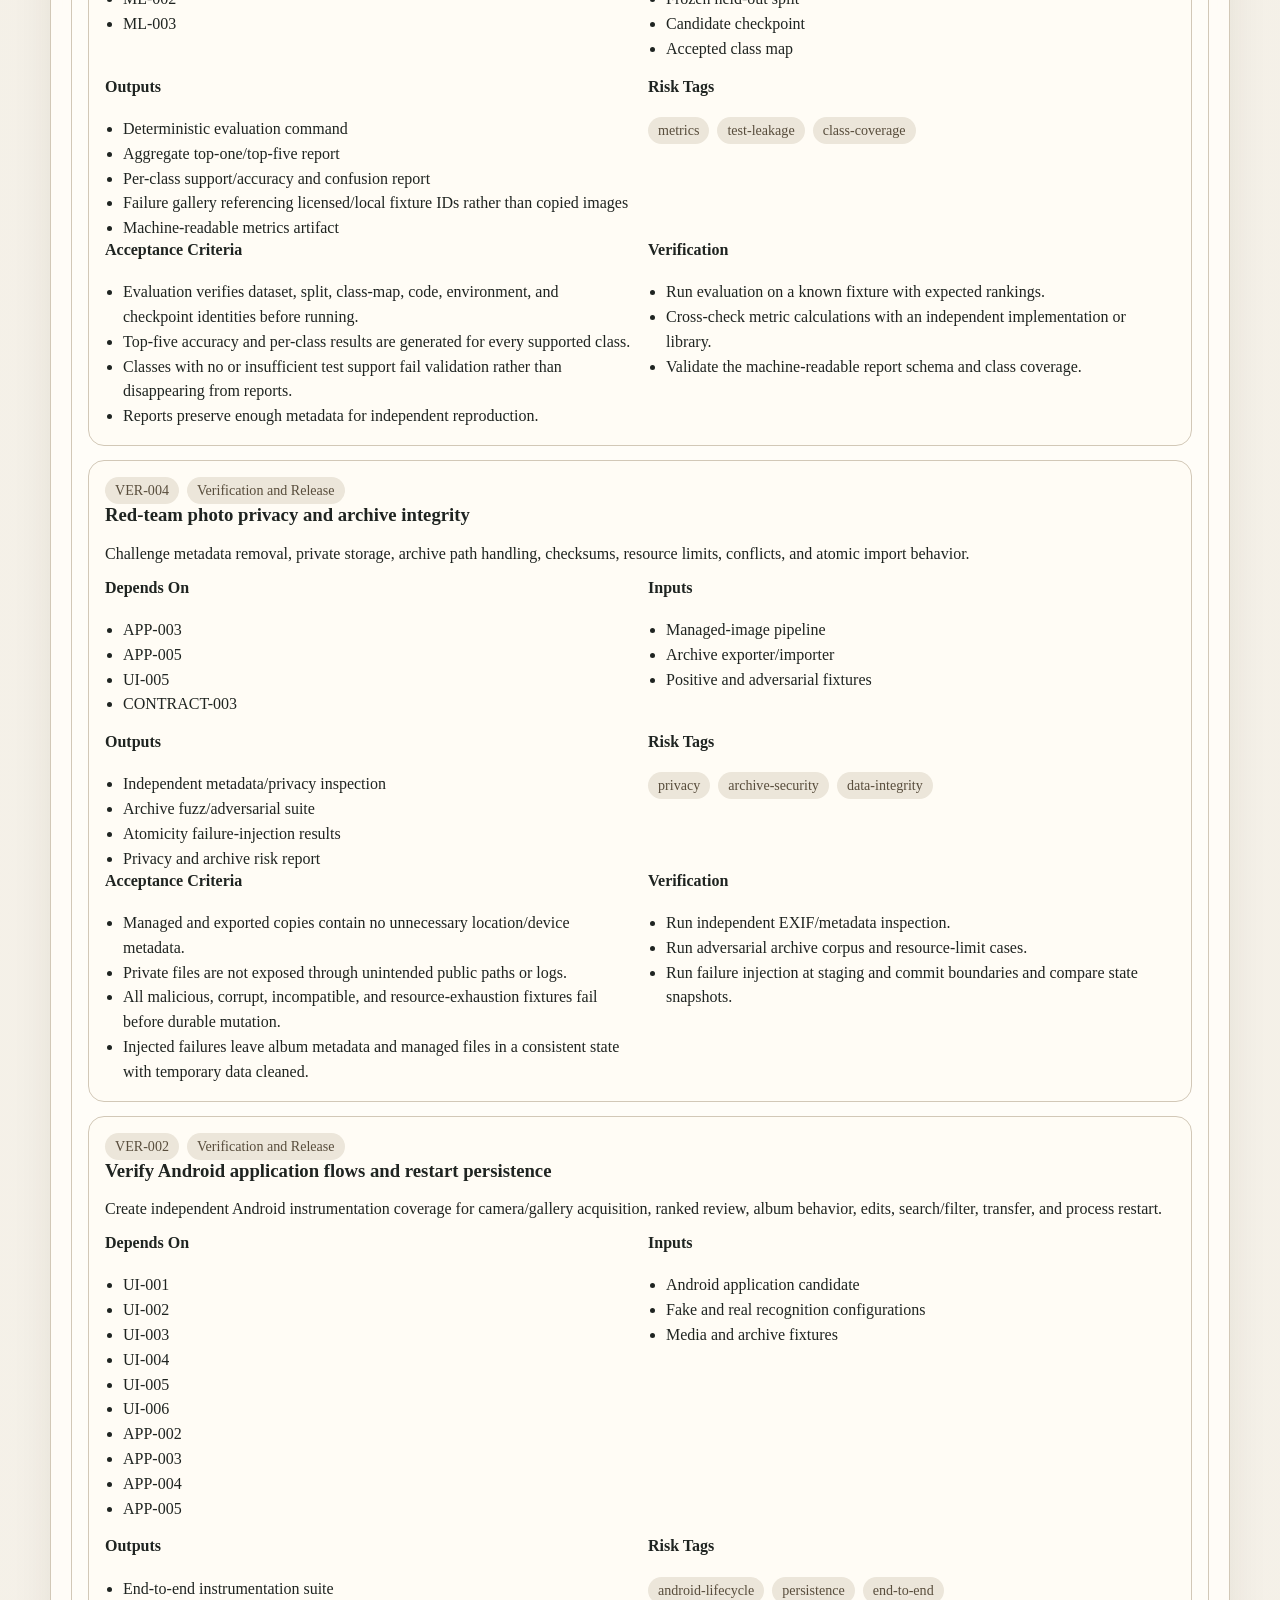
<file: assembly/web/backlog.html>
<!DOCTYPE html>
<html lang="en">
<head>
  <meta charset="utf-8">
  <meta name="viewport" content="width=device-width, initial-scale=1">
  <title>AI Assembly Line Viewer - Backlog</title>
  <link rel="stylesheet" href="viewer.css">
</head>
<body data-page="backlog">
  <div id="app"></div>
  <script type="module" src="page-backlog.js"></script>
</body>
</html>
</file>
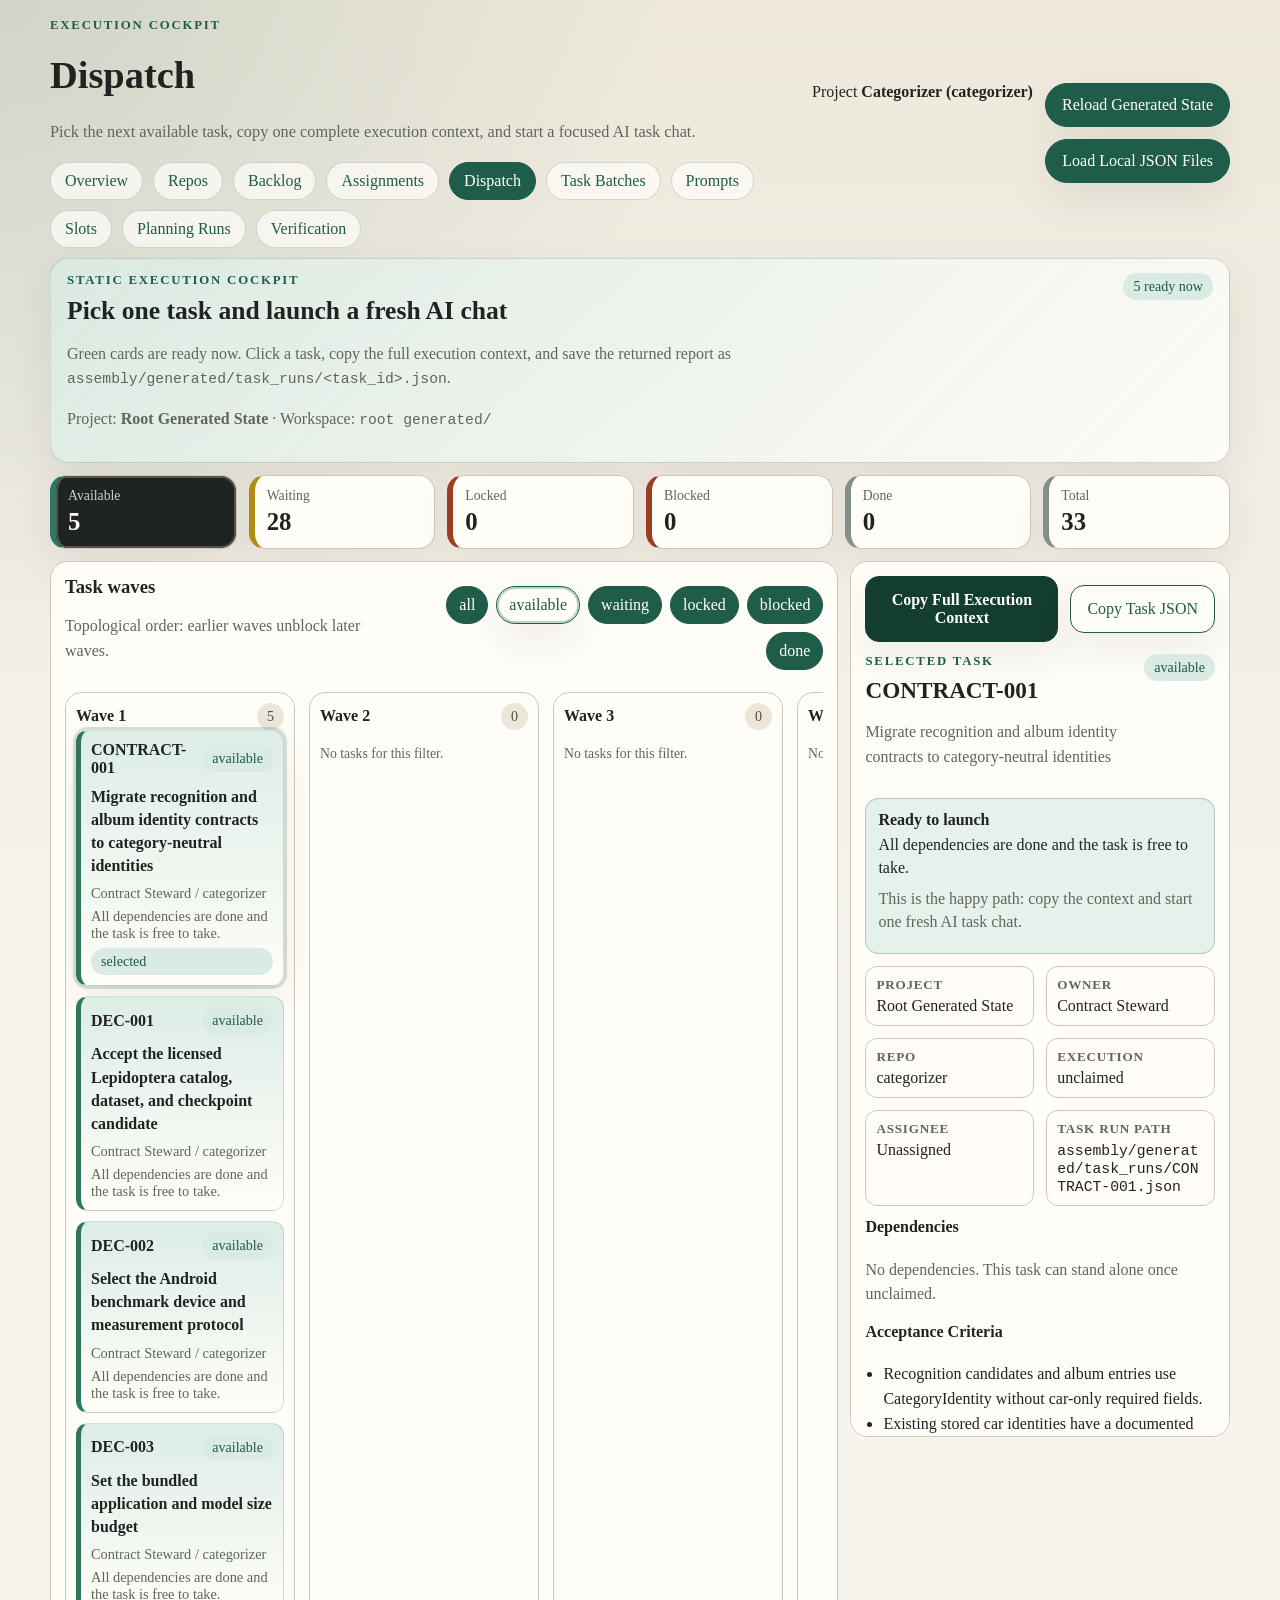
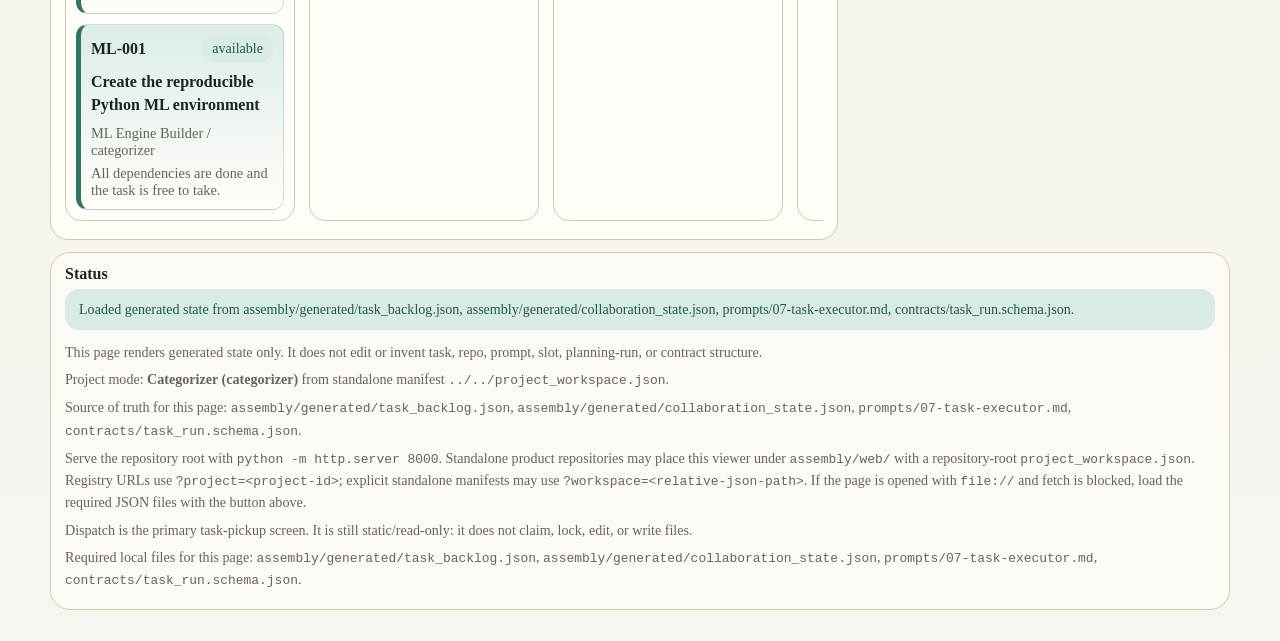
<file: assembly/web/dispatch.html>
<!DOCTYPE html>
<html lang="en">
<head>
  <meta charset="utf-8">
  <meta name="viewport" content="width=device-width, initial-scale=1">
  <title>AI Assembly Line Viewer - Dispatch</title>
  <link rel="stylesheet" href="viewer.css">
  <link rel="stylesheet" href="dispatch.css">
</head>
<body data-page="dispatch">
  <div id="app"></div>
  <script type="module" src="page-dispatch.js"></script>
  <script type="module" src="page-dispatch-keyboard.js"></script>
</body>
</html>
</file>
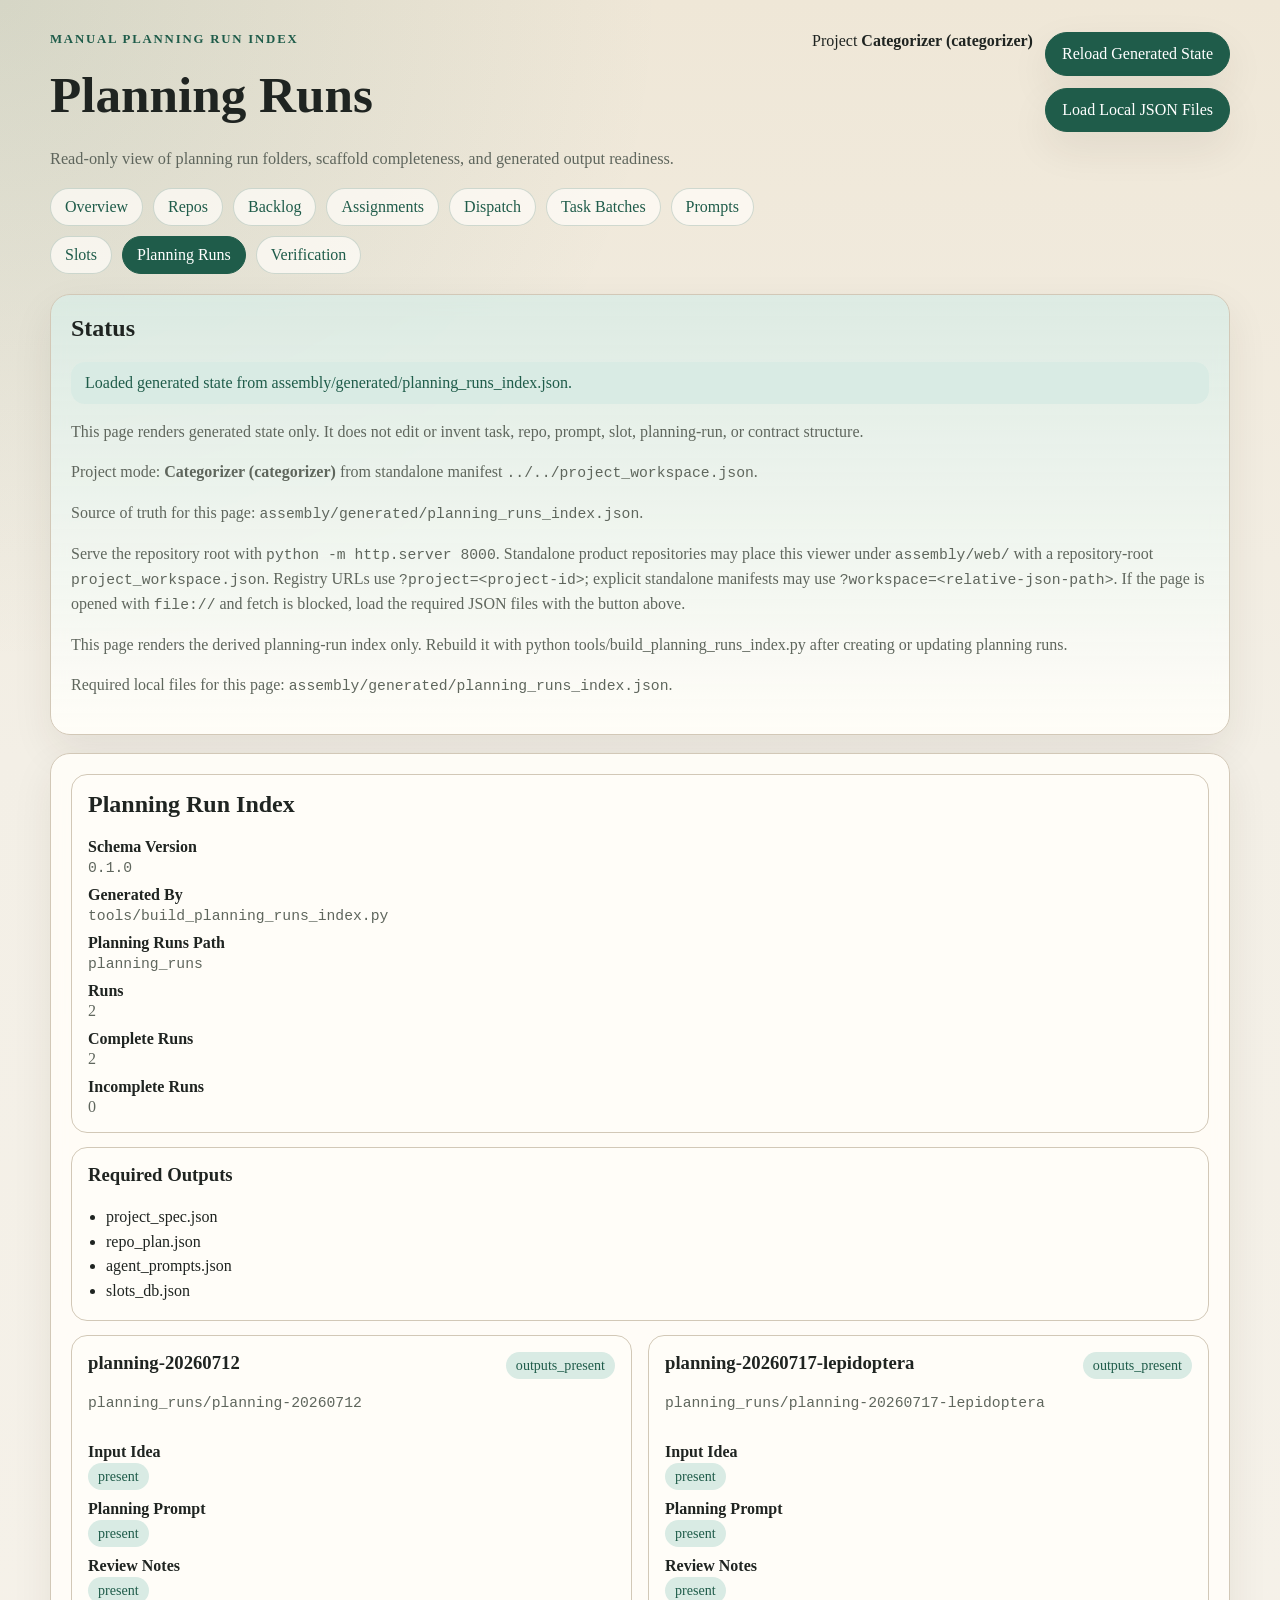
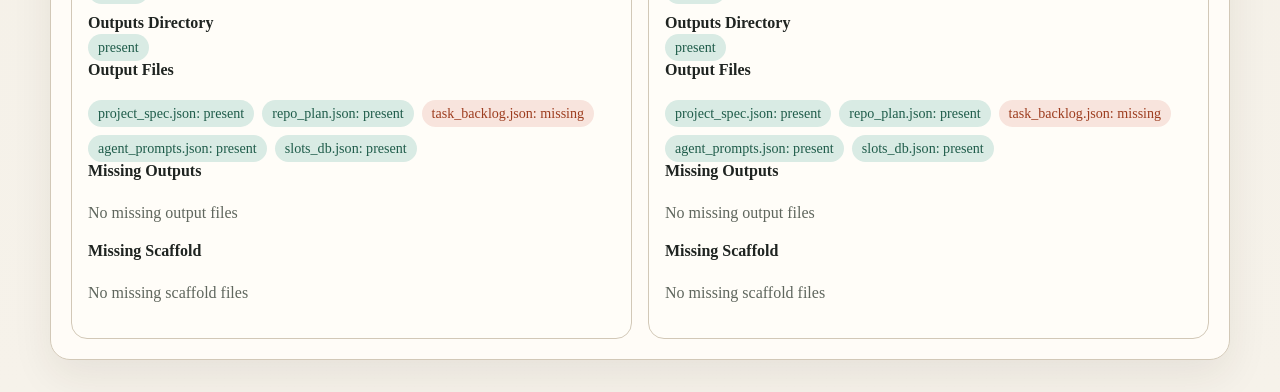
<file: assembly/web/planning-runs.html>
<!DOCTYPE html>
<html lang="en">
<head>
  <meta charset="utf-8">
  <meta name="viewport" content="width=device-width, initial-scale=1">
  <title>AI Assembly Line Viewer - Planning Runs</title>
  <link rel="stylesheet" href="viewer.css">
</head>
<body data-page="planning-runs">
  <div id="app"></div>
  <script type="module" src="page-planning-runs.js"></script>
</body>
</html>
</file>
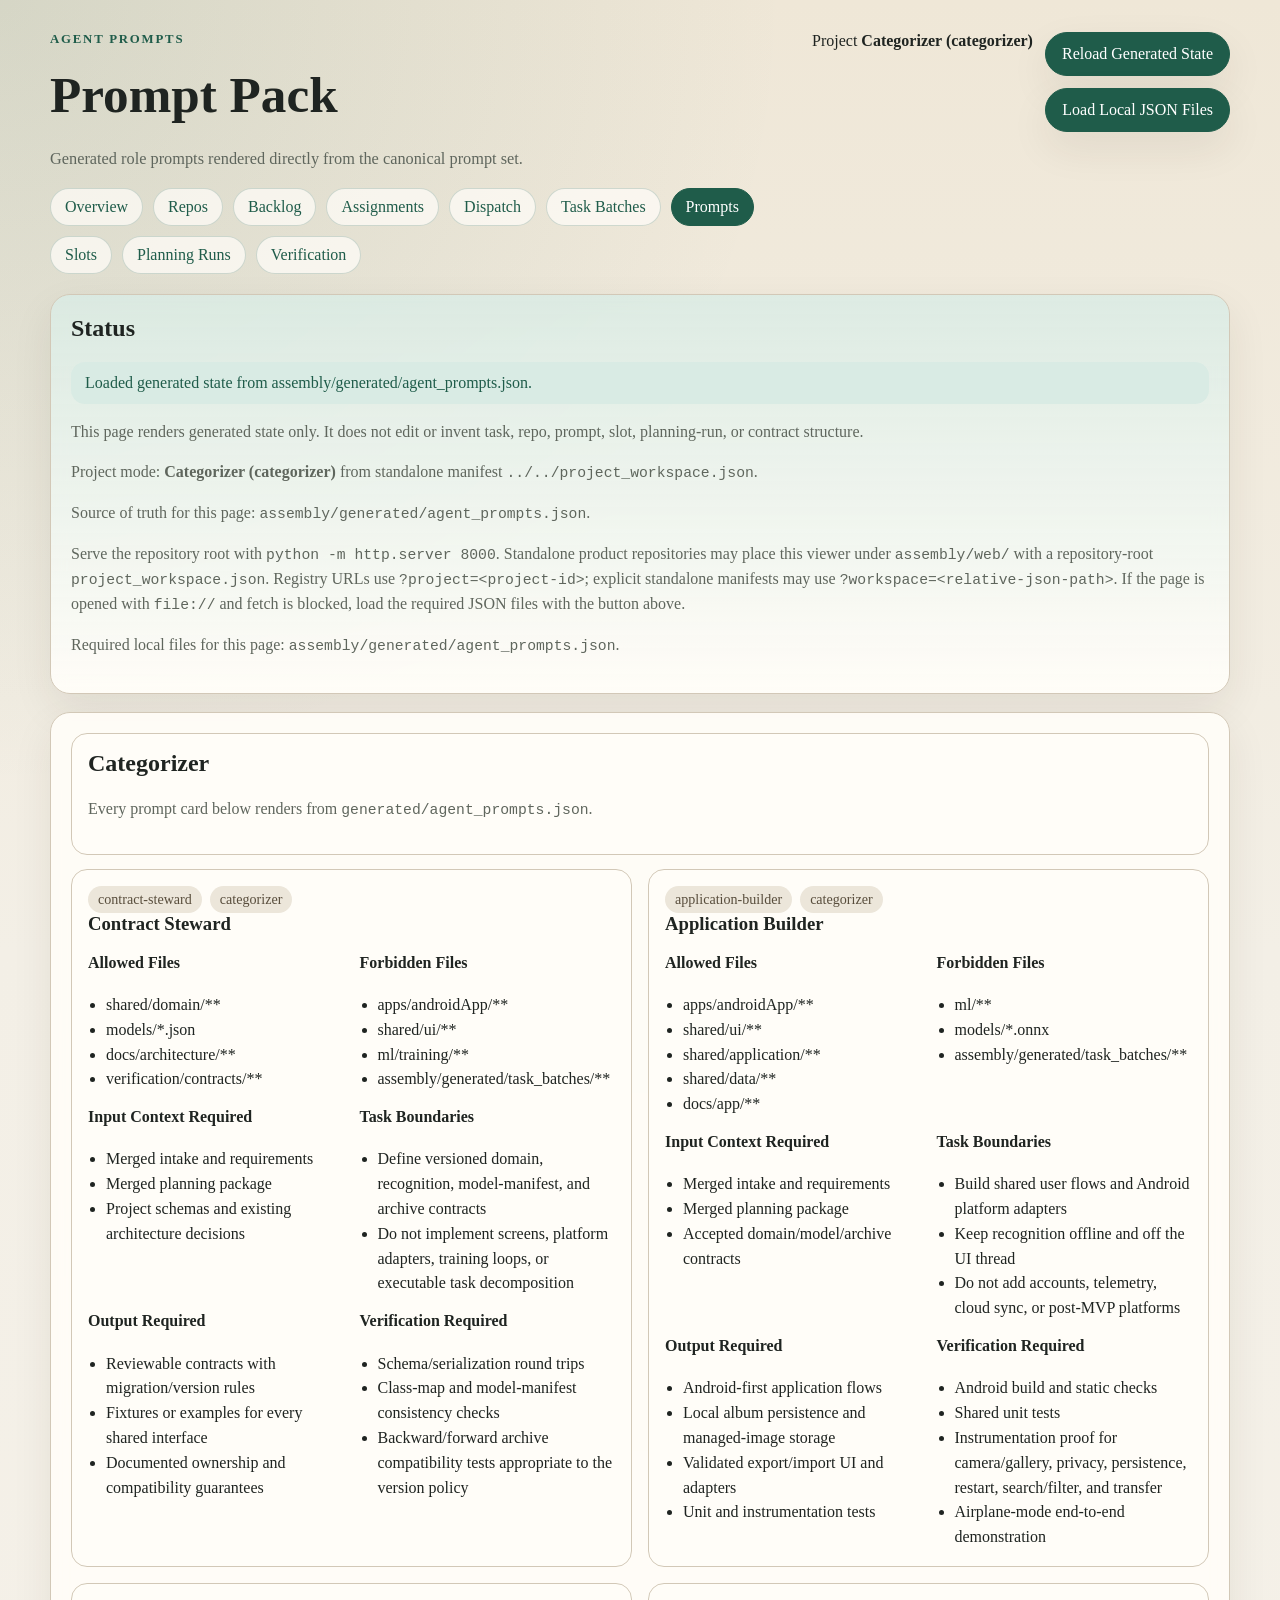
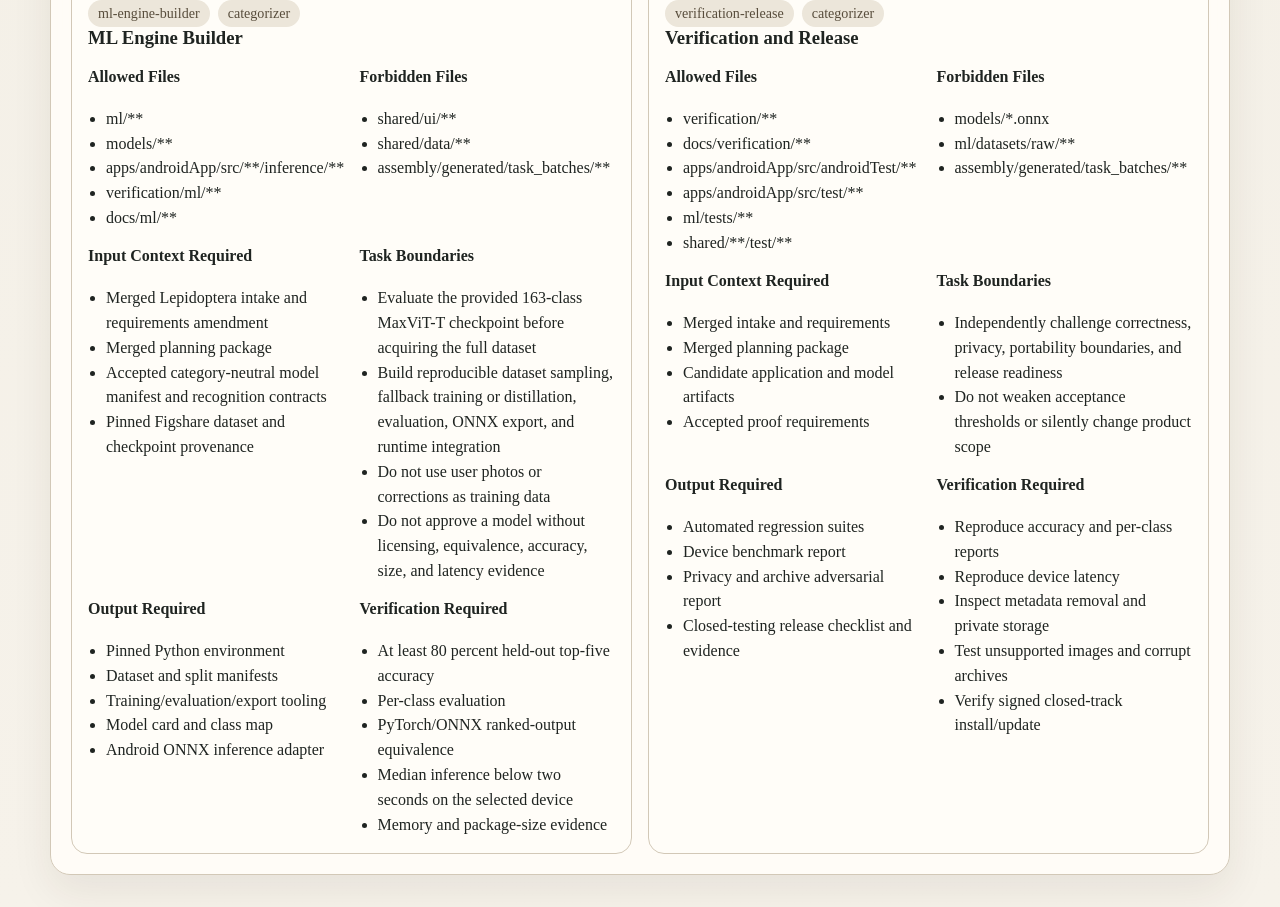
<file: assembly/web/prompts.html>
<!DOCTYPE html>
<html lang="en">
<head>
  <meta charset="utf-8">
  <meta name="viewport" content="width=device-width, initial-scale=1">
  <title>AI Assembly Line Viewer - Prompts</title>
  <link rel="stylesheet" href="viewer.css">
</head>
<body data-page="prompts">
  <div id="app"></div>
  <script type="module" src="page-prompts.js"></script>
</body>
</html>
</file>
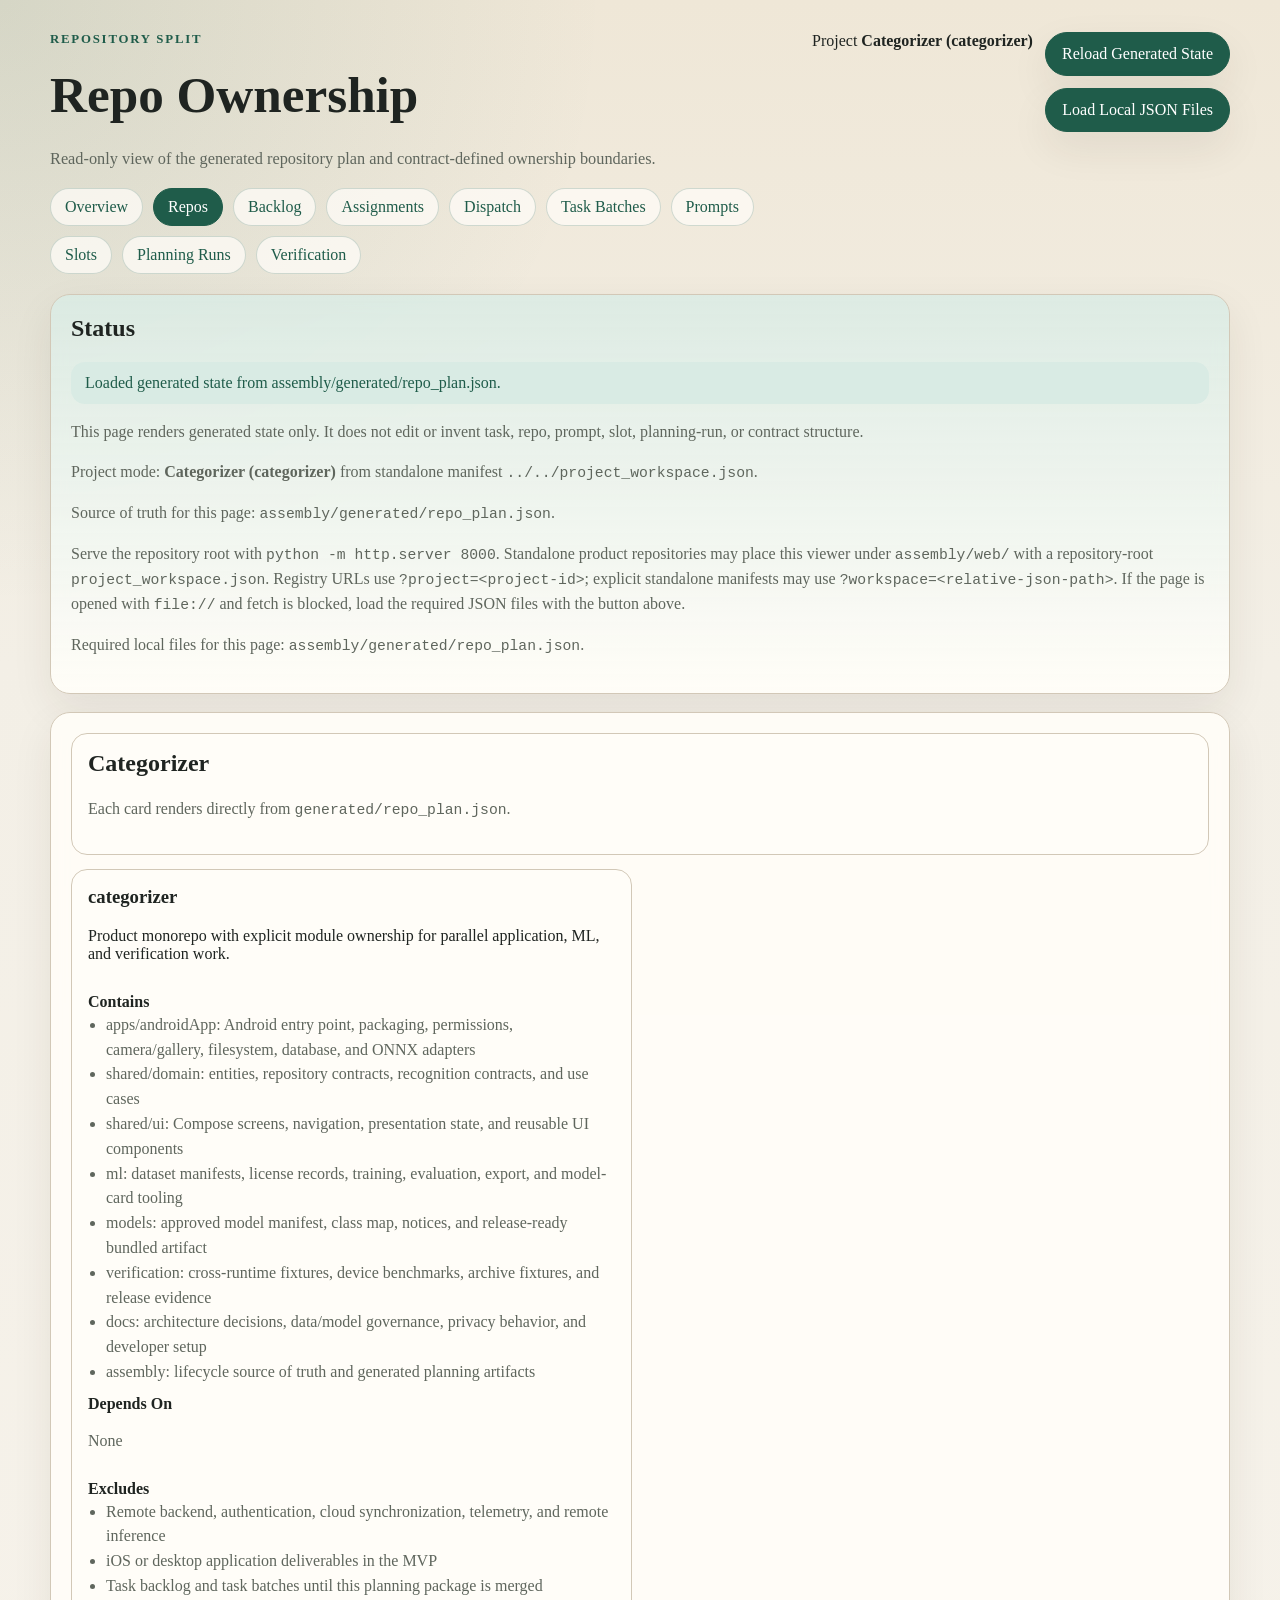
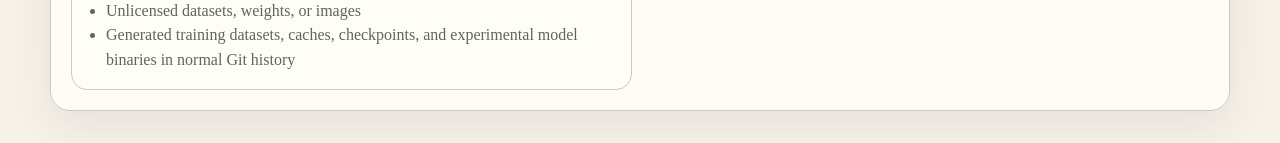
<file: assembly/web/repos.html>
<!DOCTYPE html>
<html lang="en">
<head>
  <meta charset="utf-8">
  <meta name="viewport" content="width=device-width, initial-scale=1">
  <title>AI Assembly Line Viewer - Repositories</title>
  <link rel="stylesheet" href="viewer.css">
</head>
<body data-page="repos">
  <div id="app"></div>
  <script type="module" src="page-repos.js"></script>
</body>
</html>
</file>
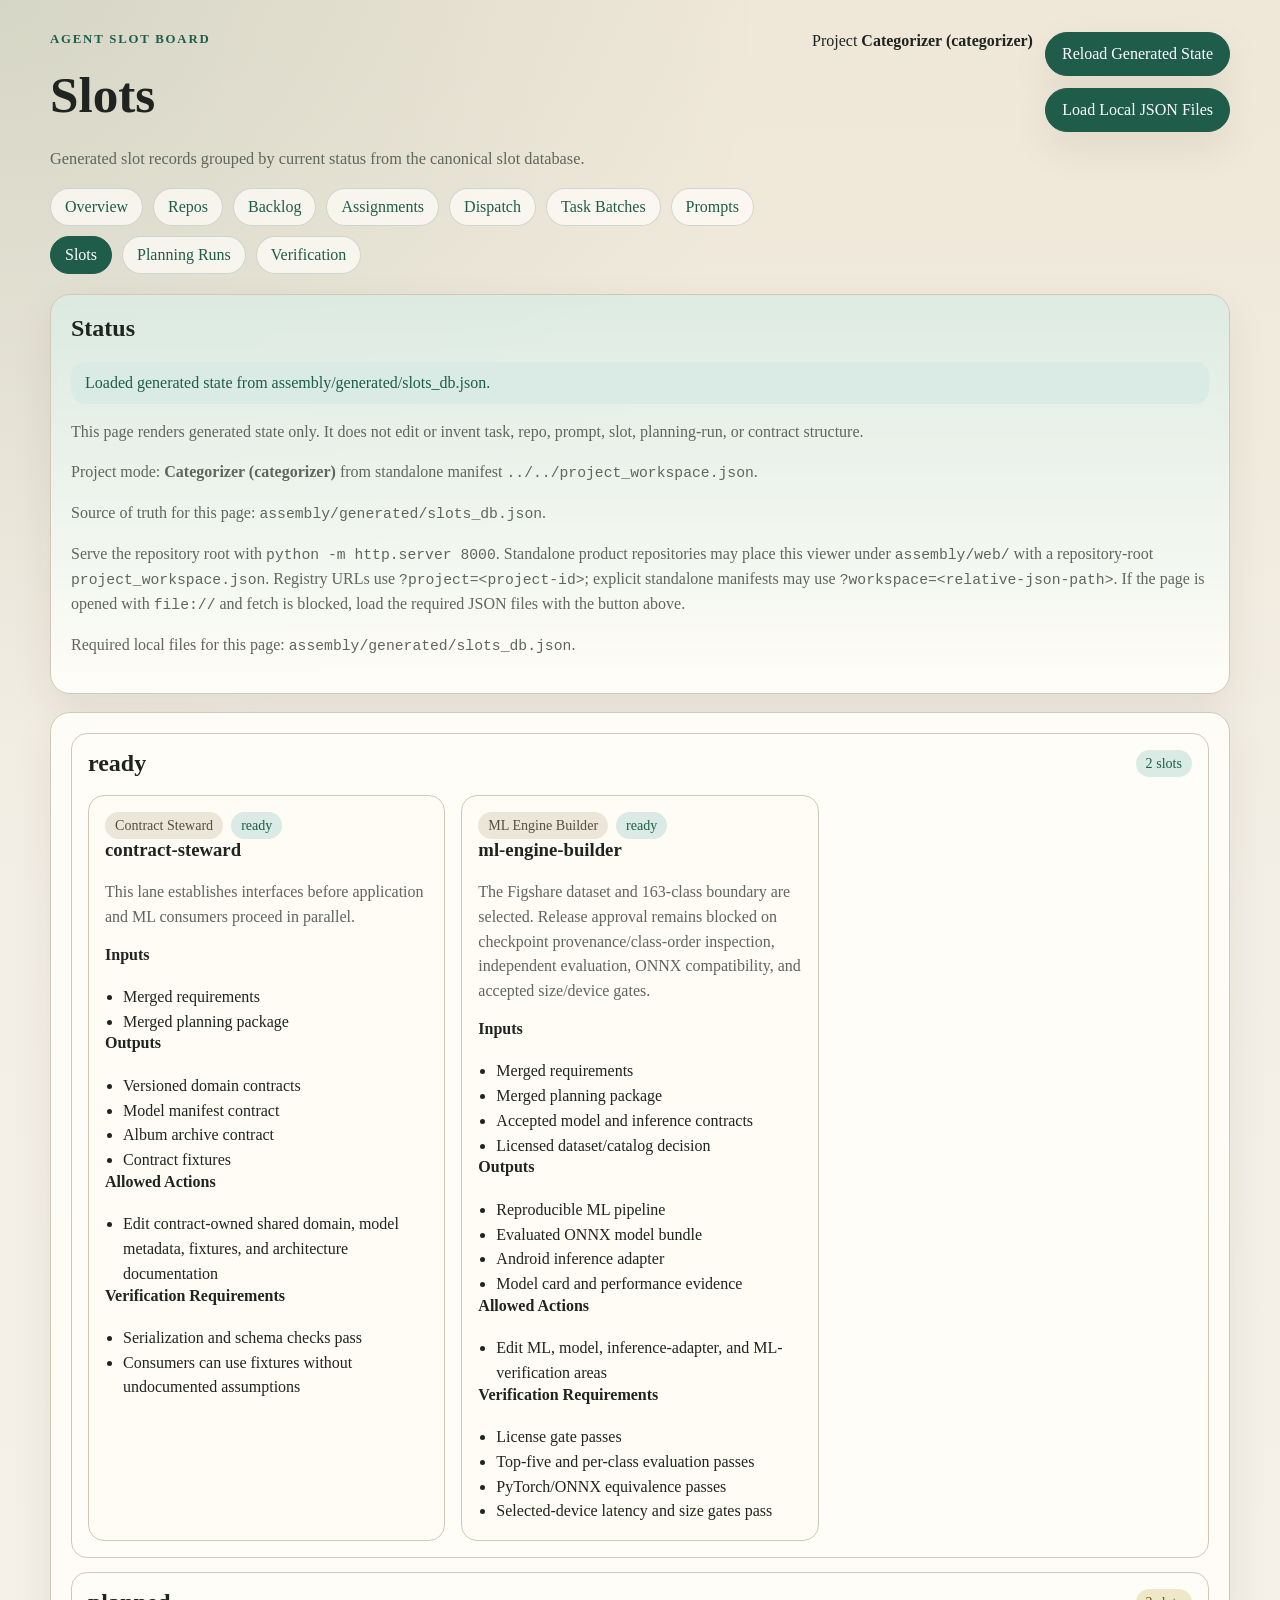
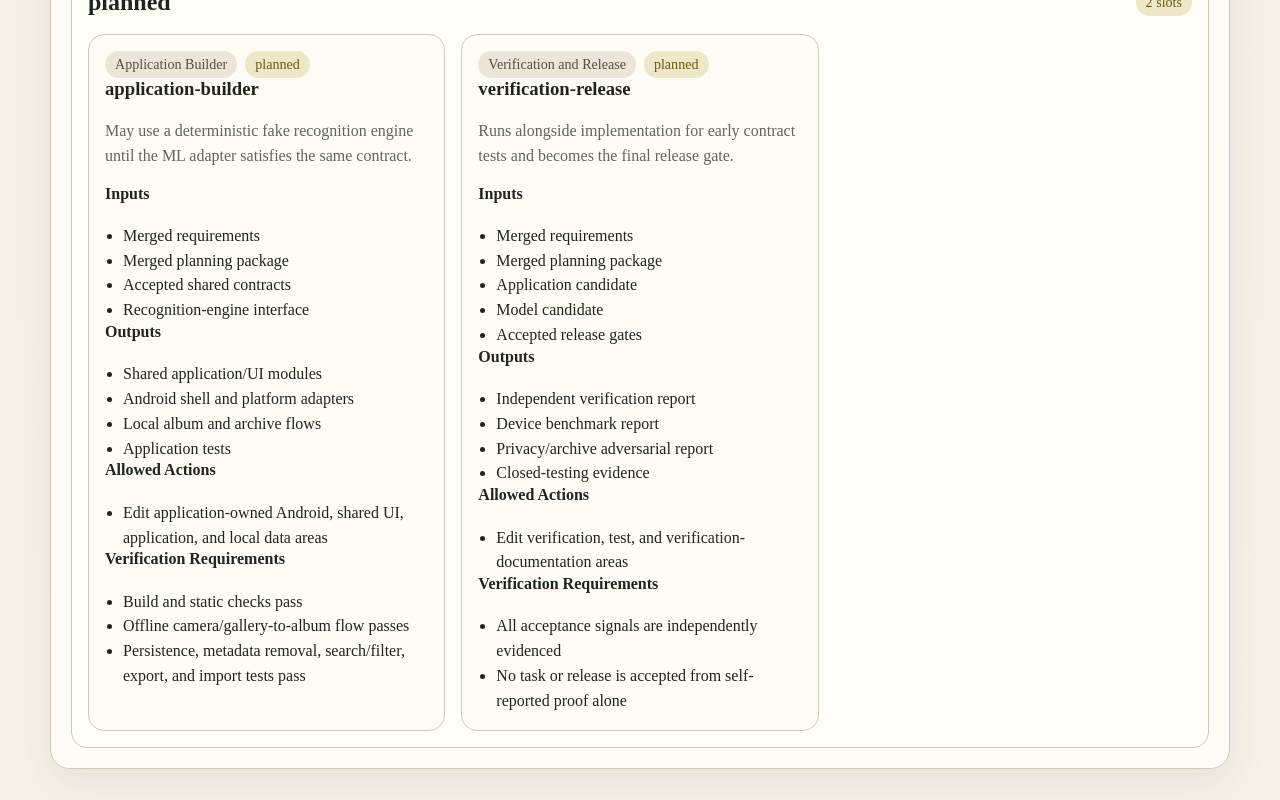
<file: assembly/web/slots.html>
<!DOCTYPE html>
<html lang="en">
<head>
  <meta charset="utf-8">
  <meta name="viewport" content="width=device-width, initial-scale=1">
  <title>AI Assembly Line Viewer - Slots</title>
  <link rel="stylesheet" href="viewer.css">
</head>
<body data-page="slots">
  <div id="app"></div>
  <script type="module" src="page-slots.js"></script>
</body>
</html>
</file>
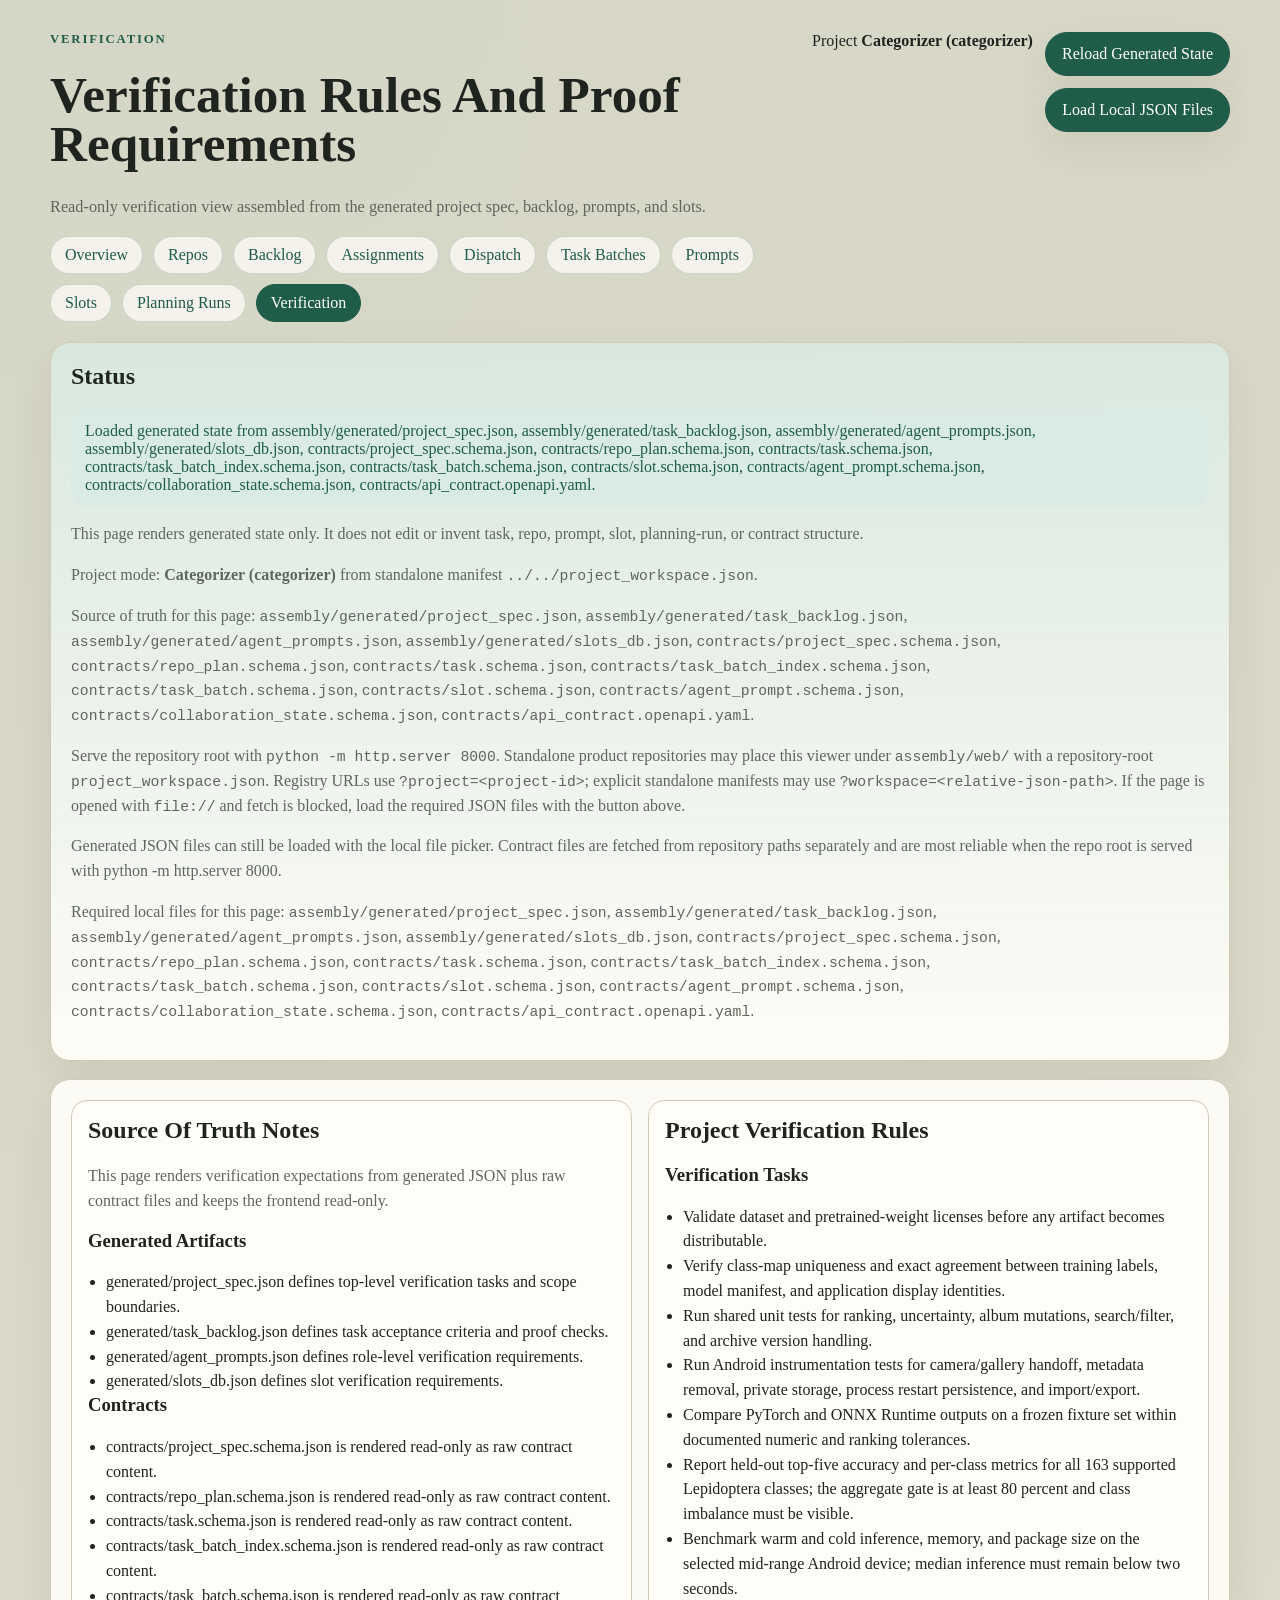
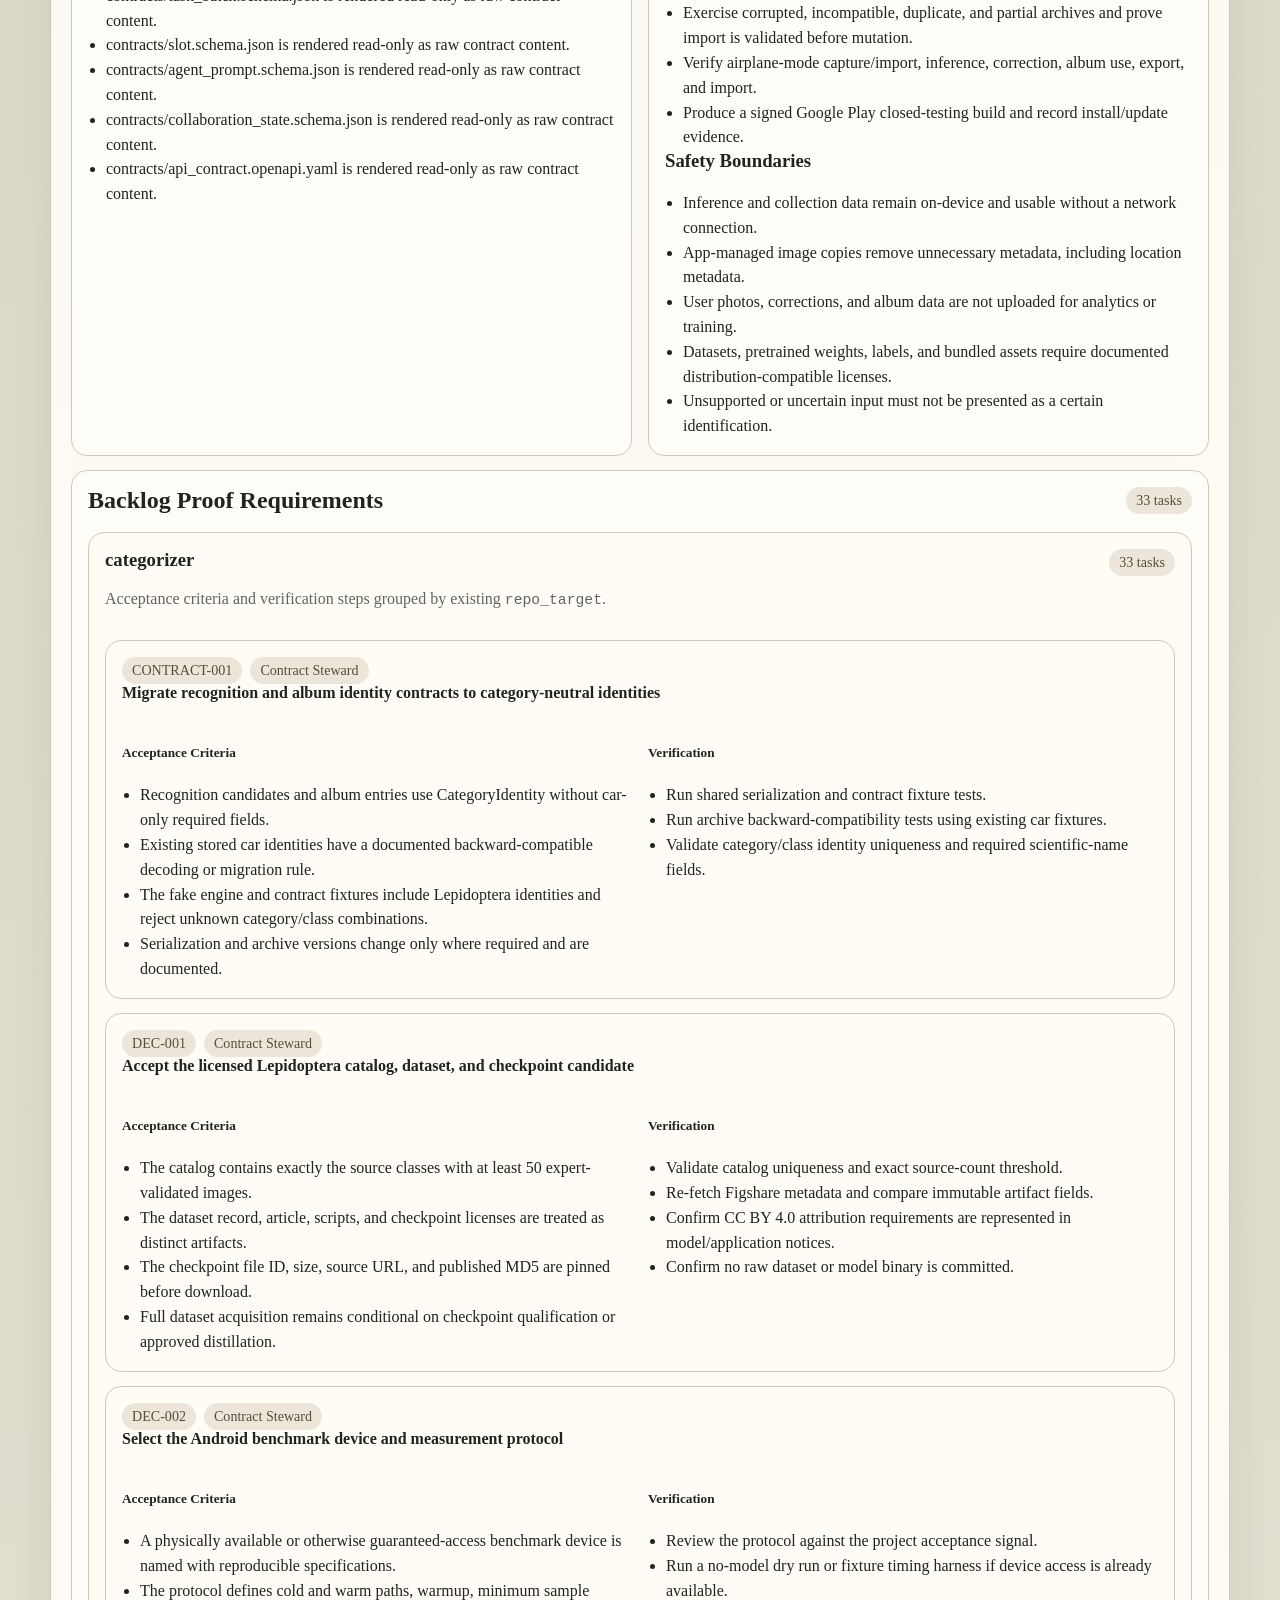
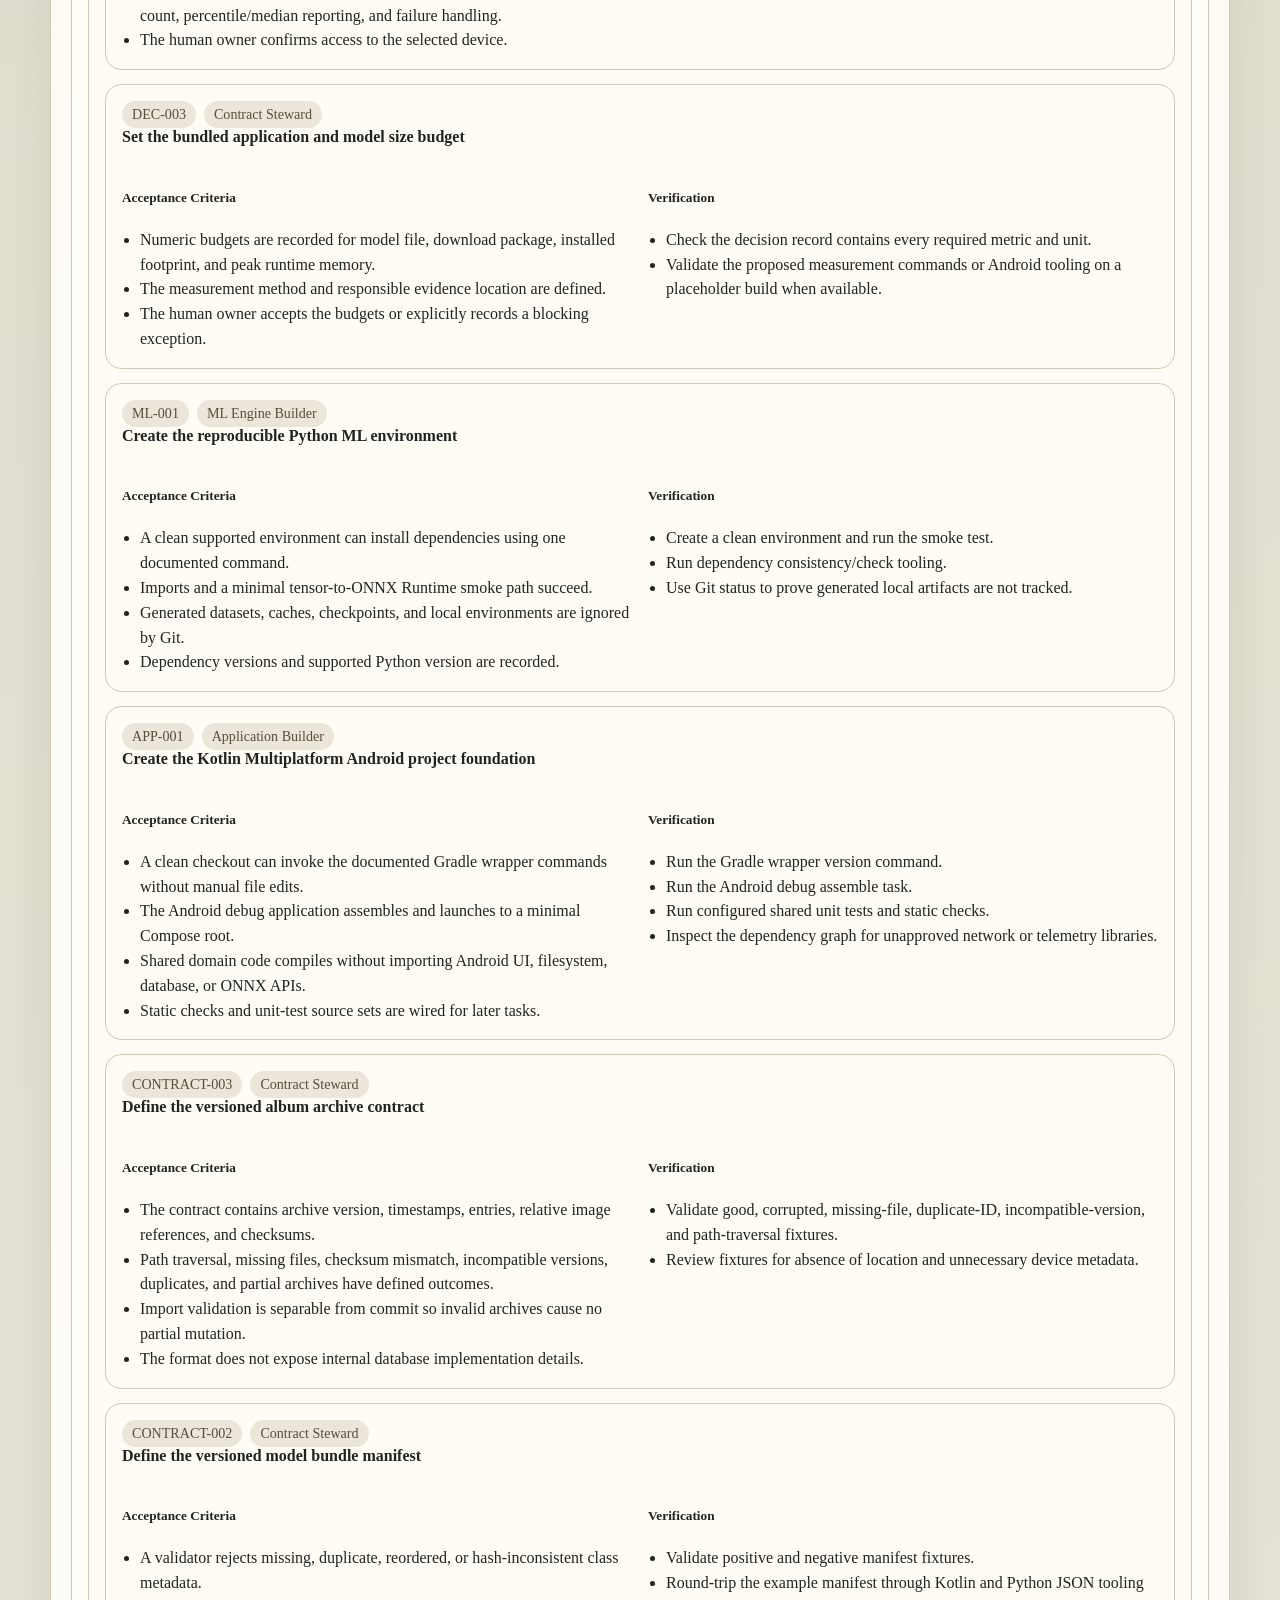
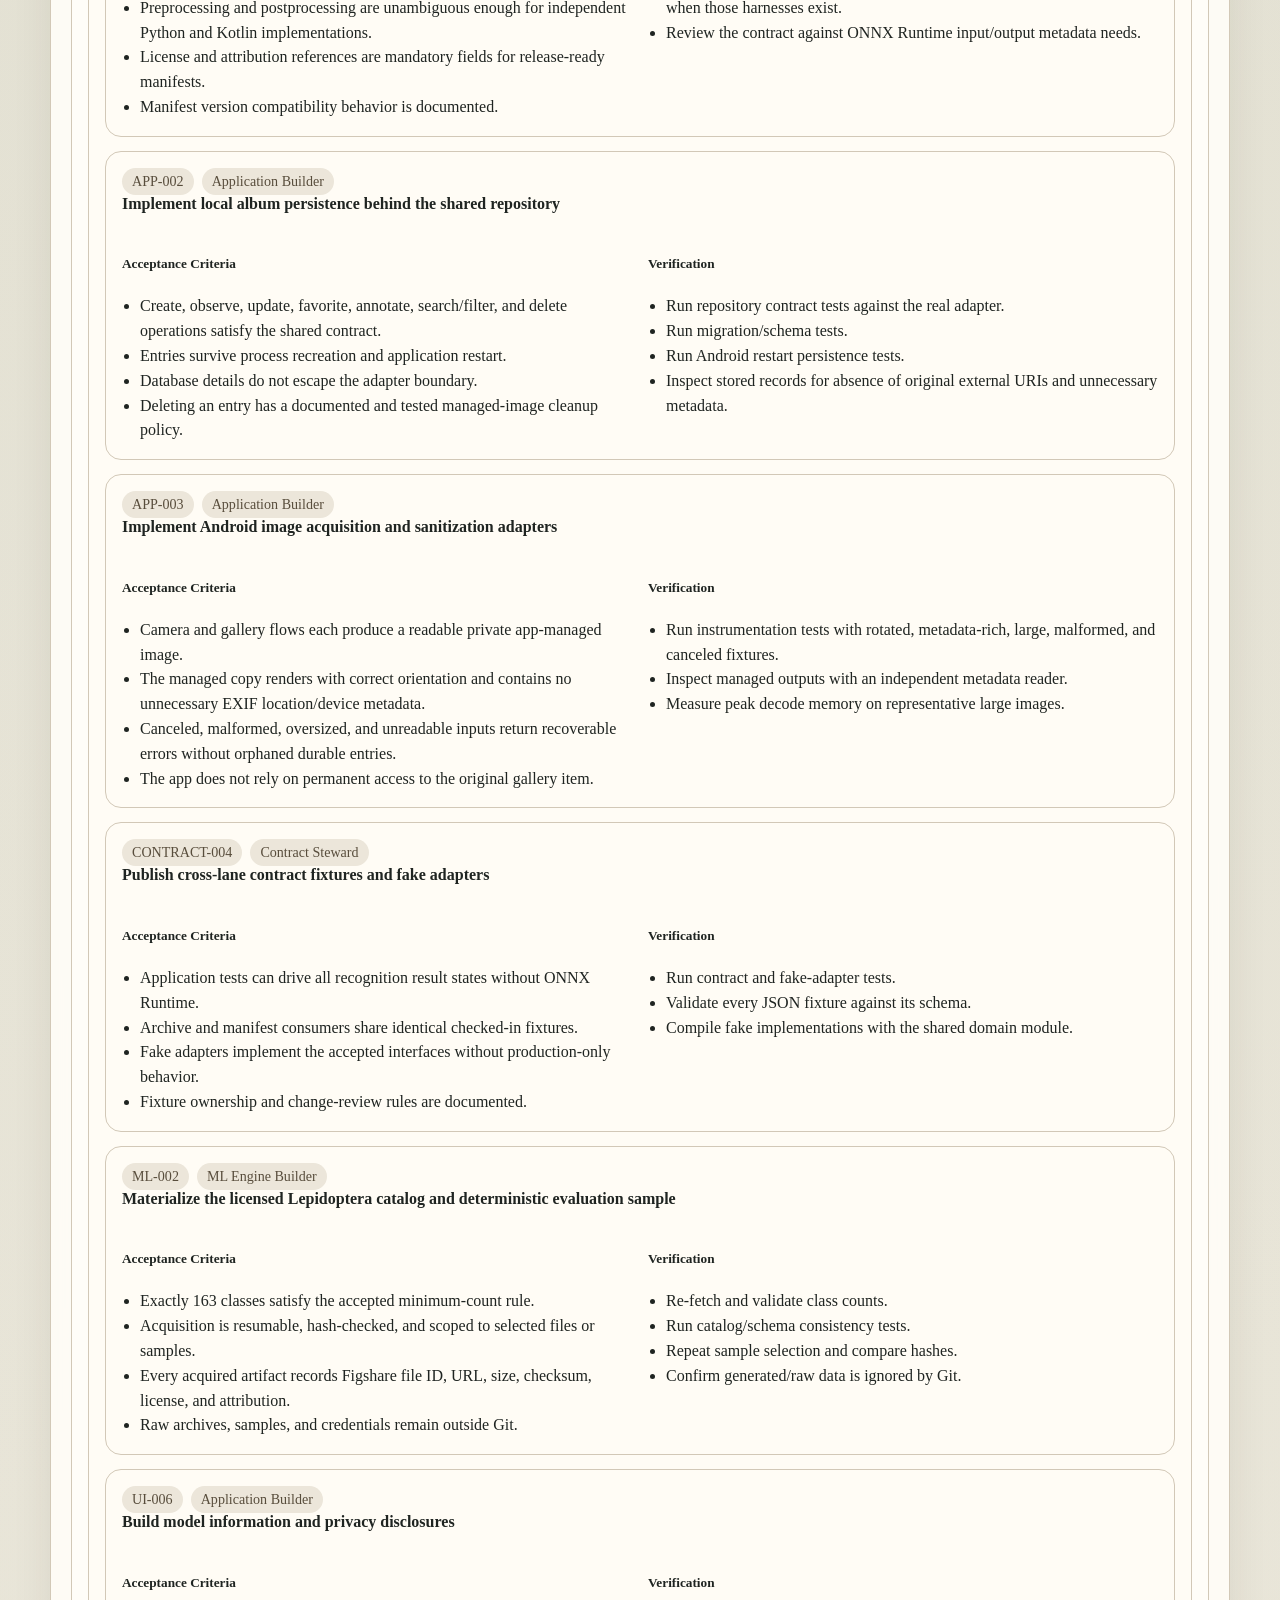
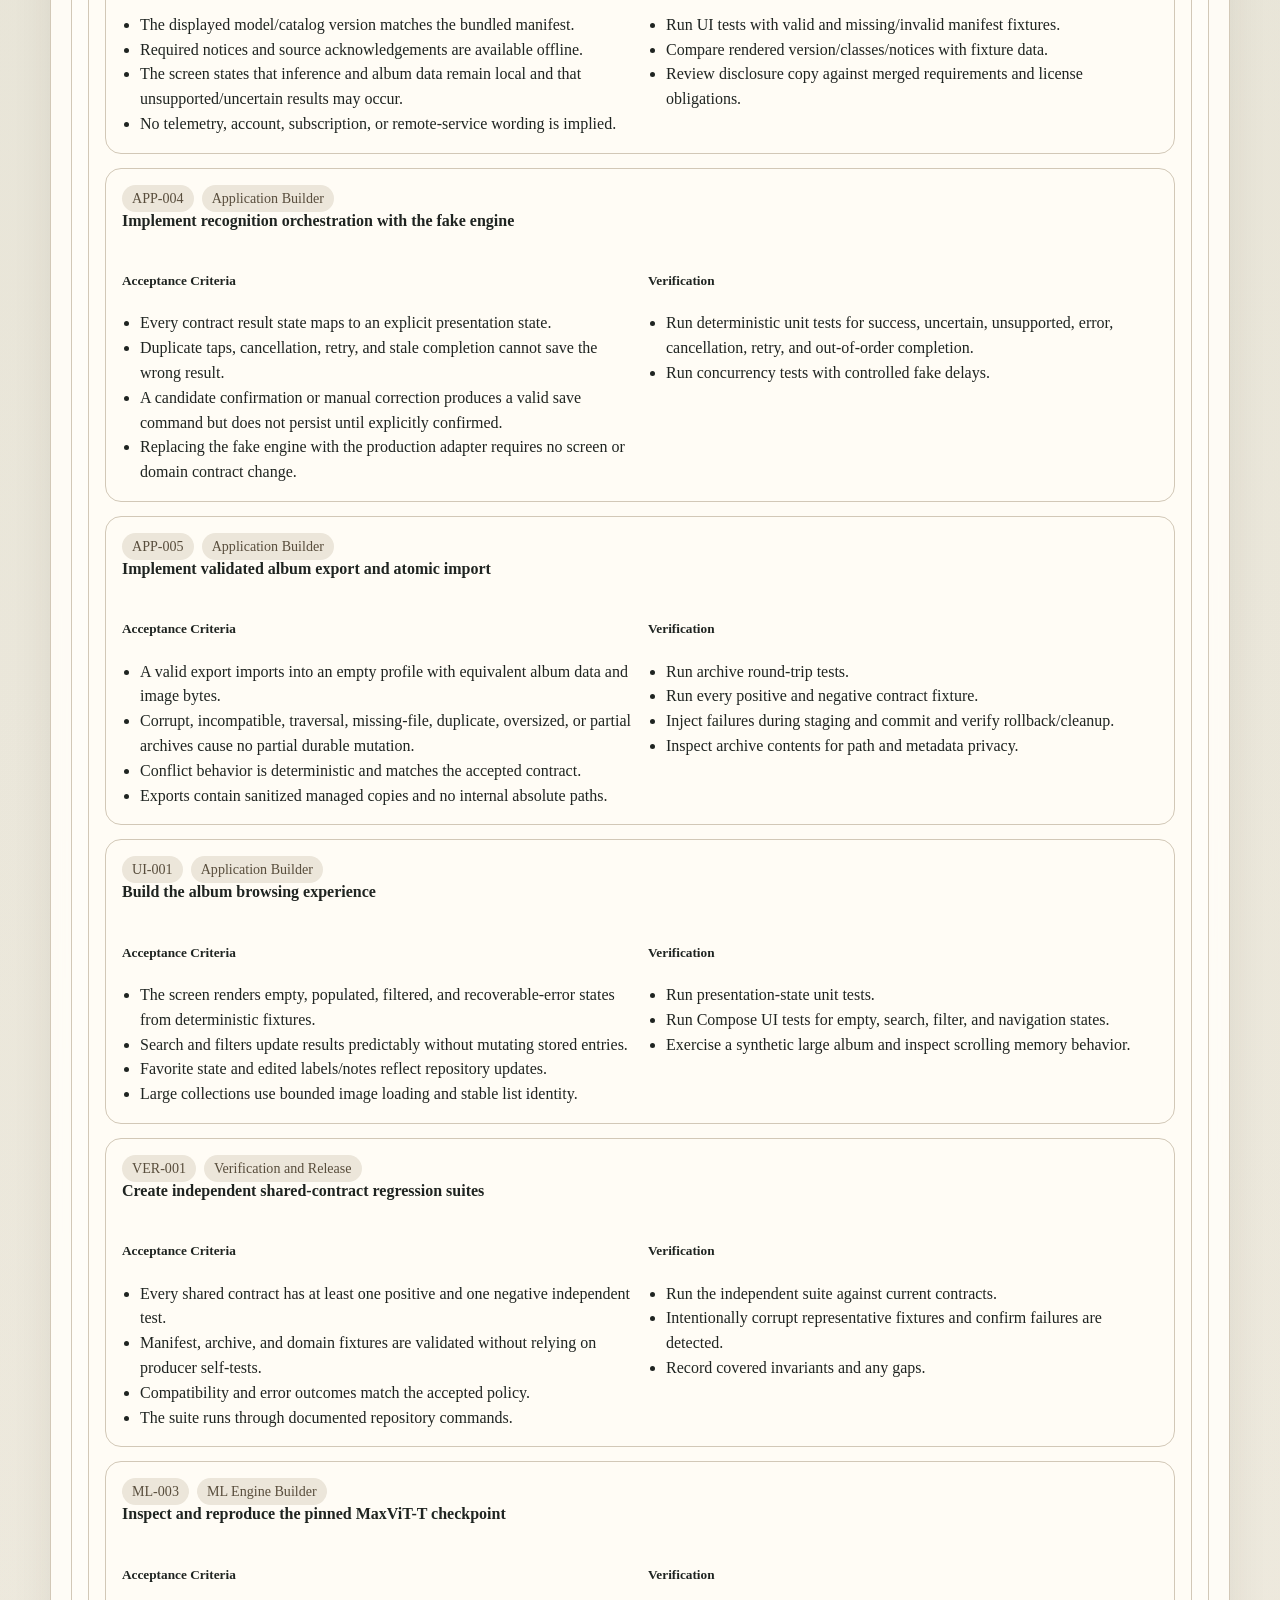
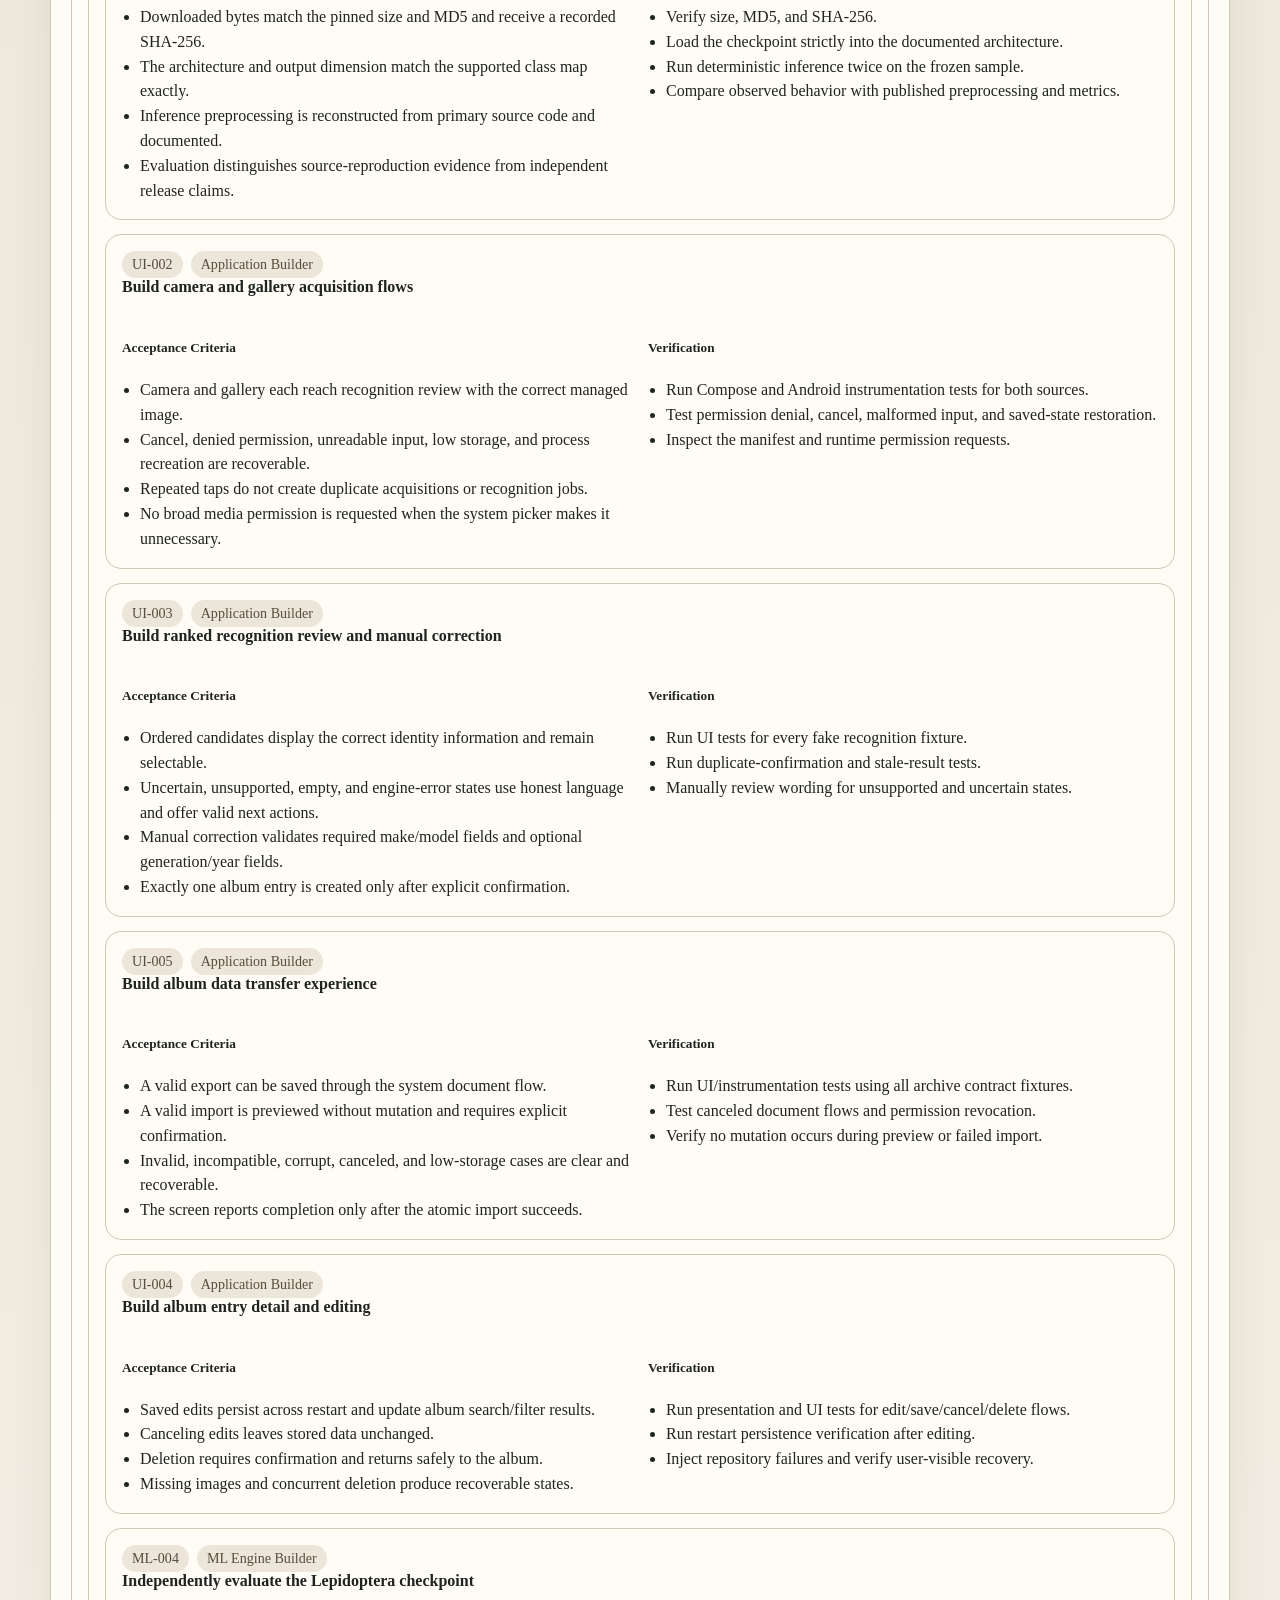
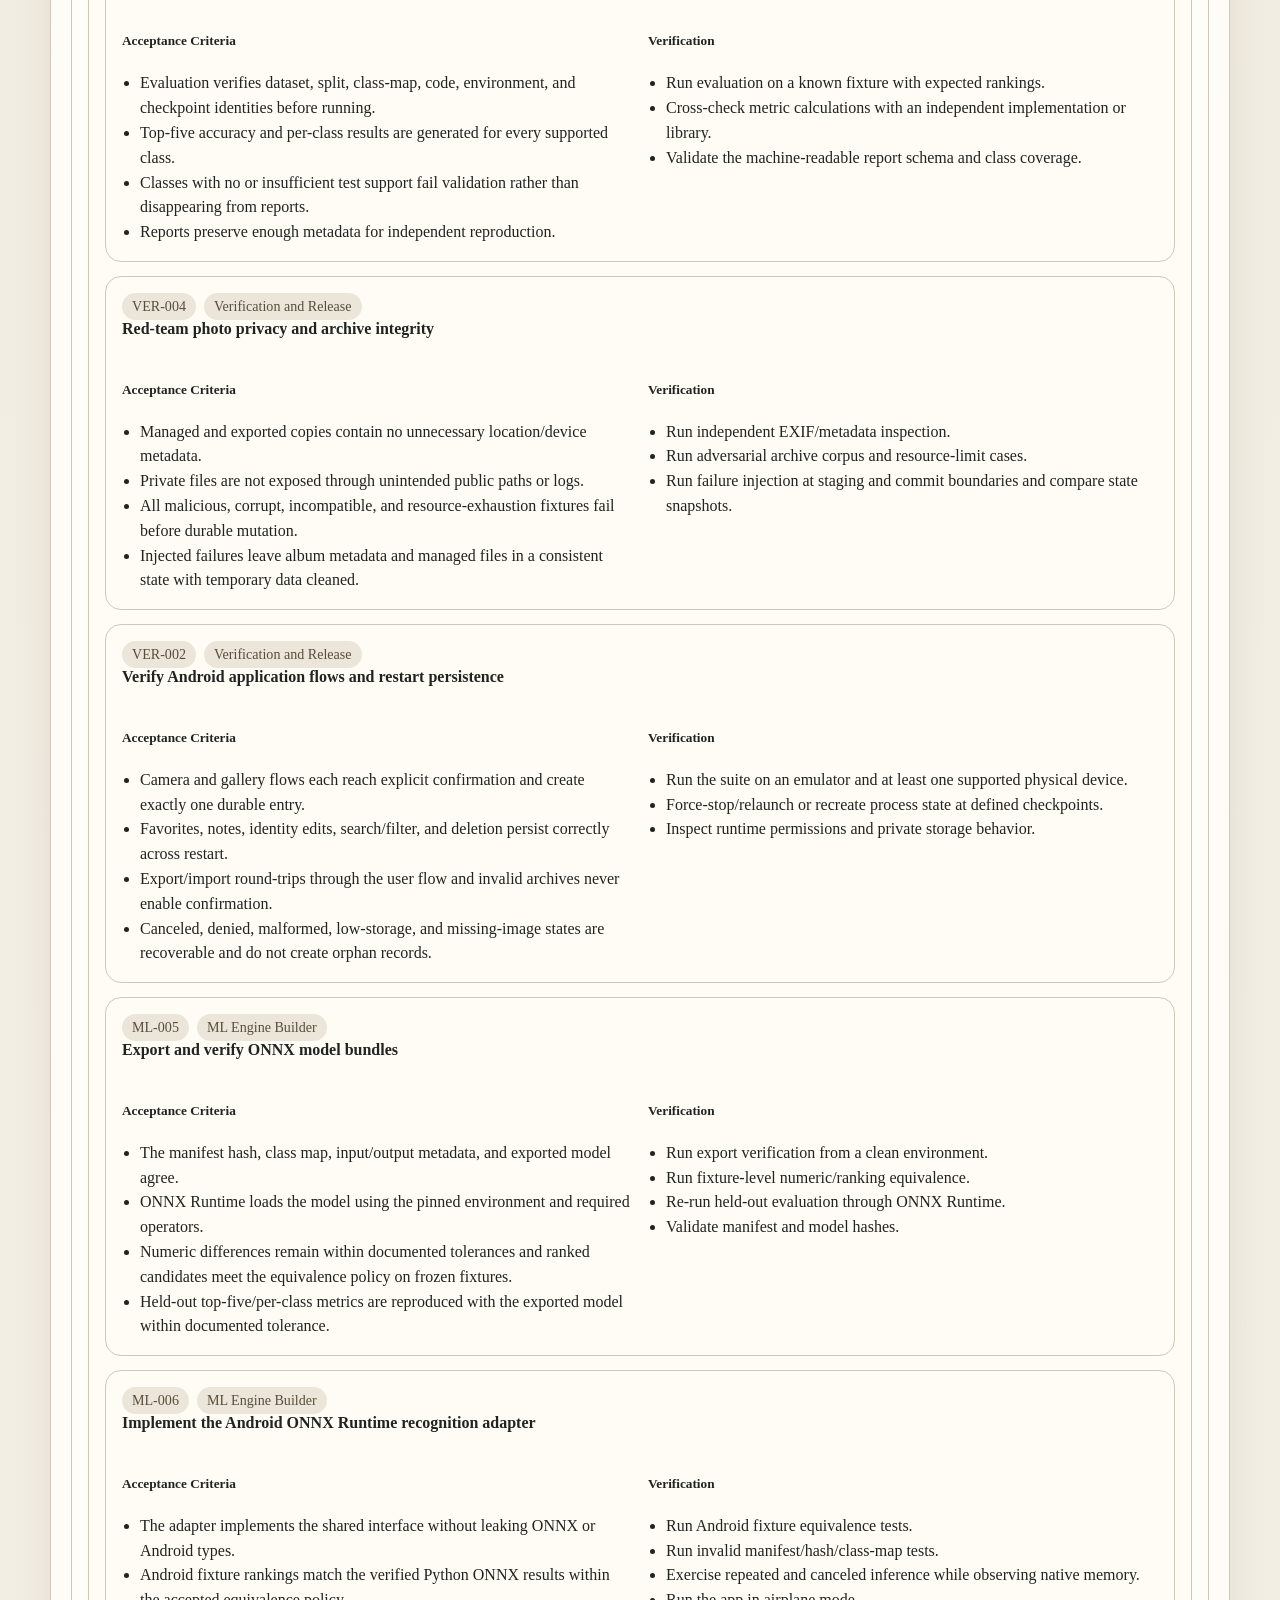
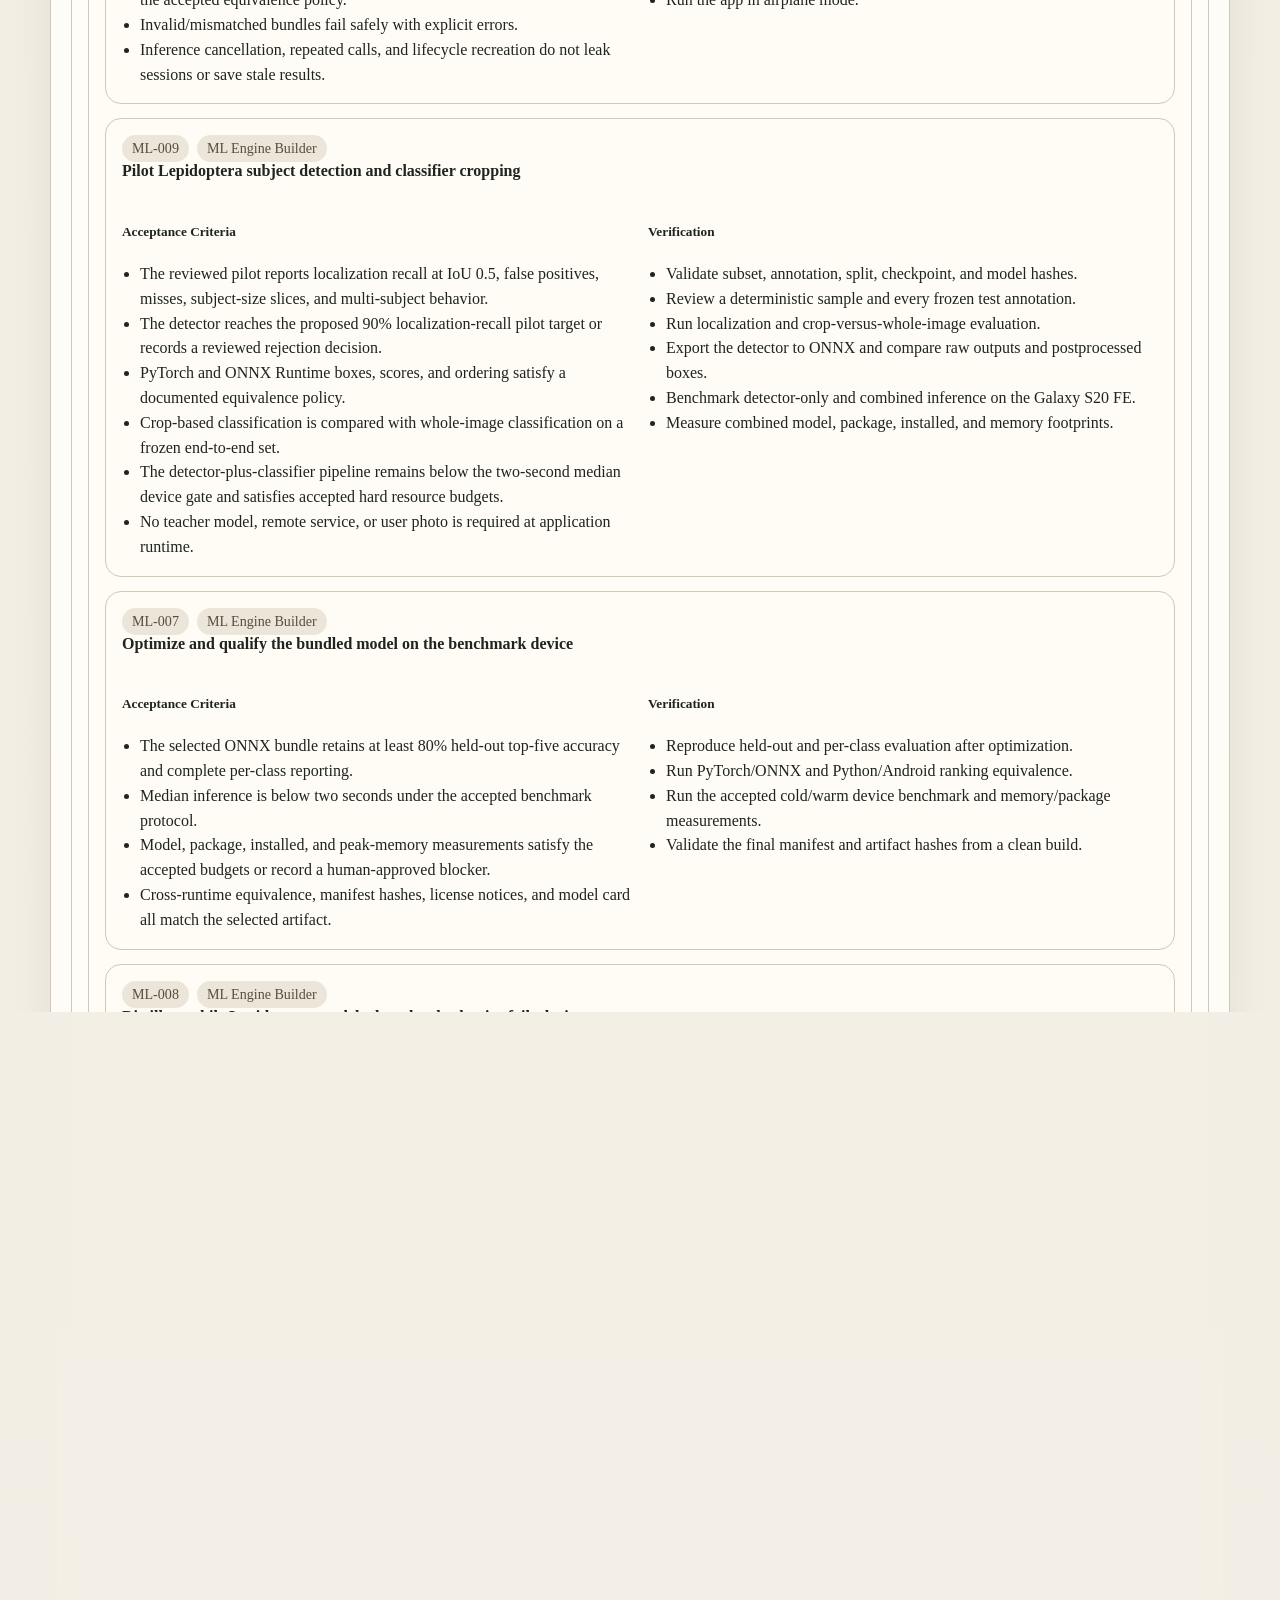
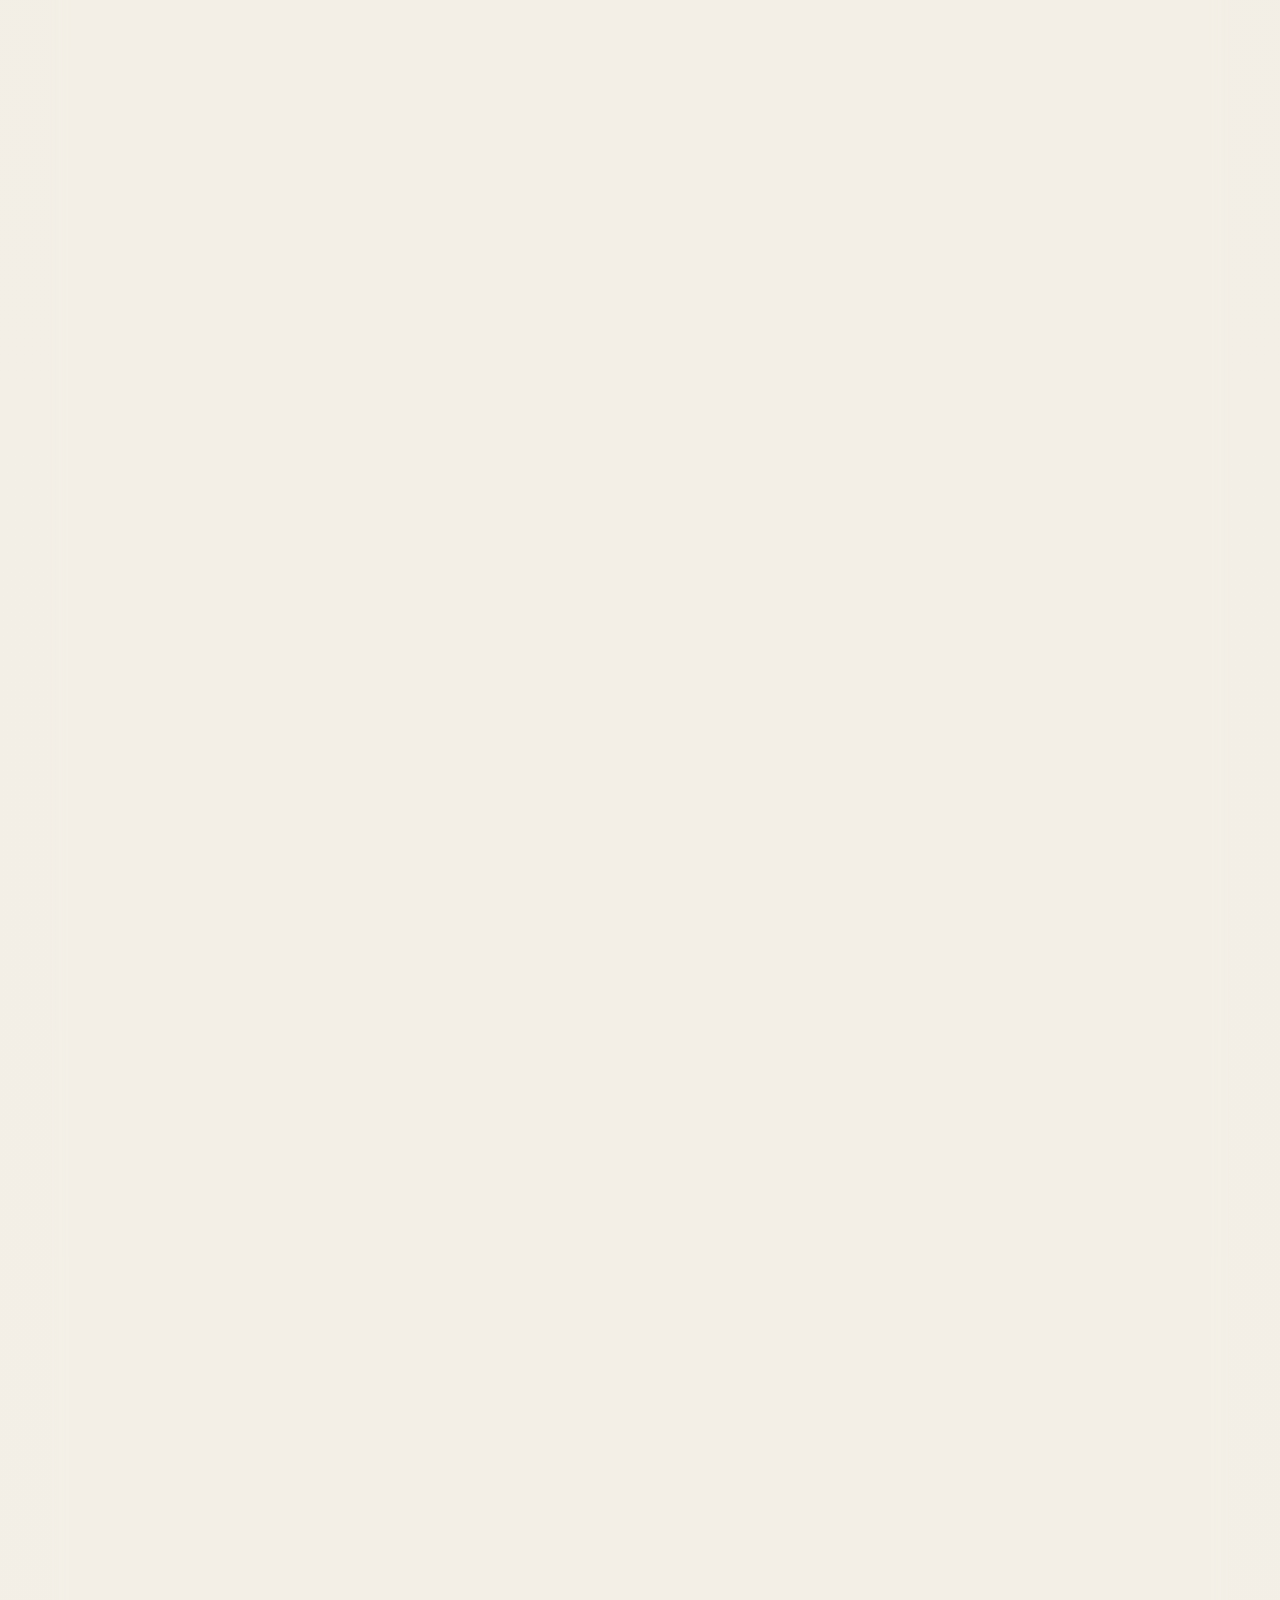
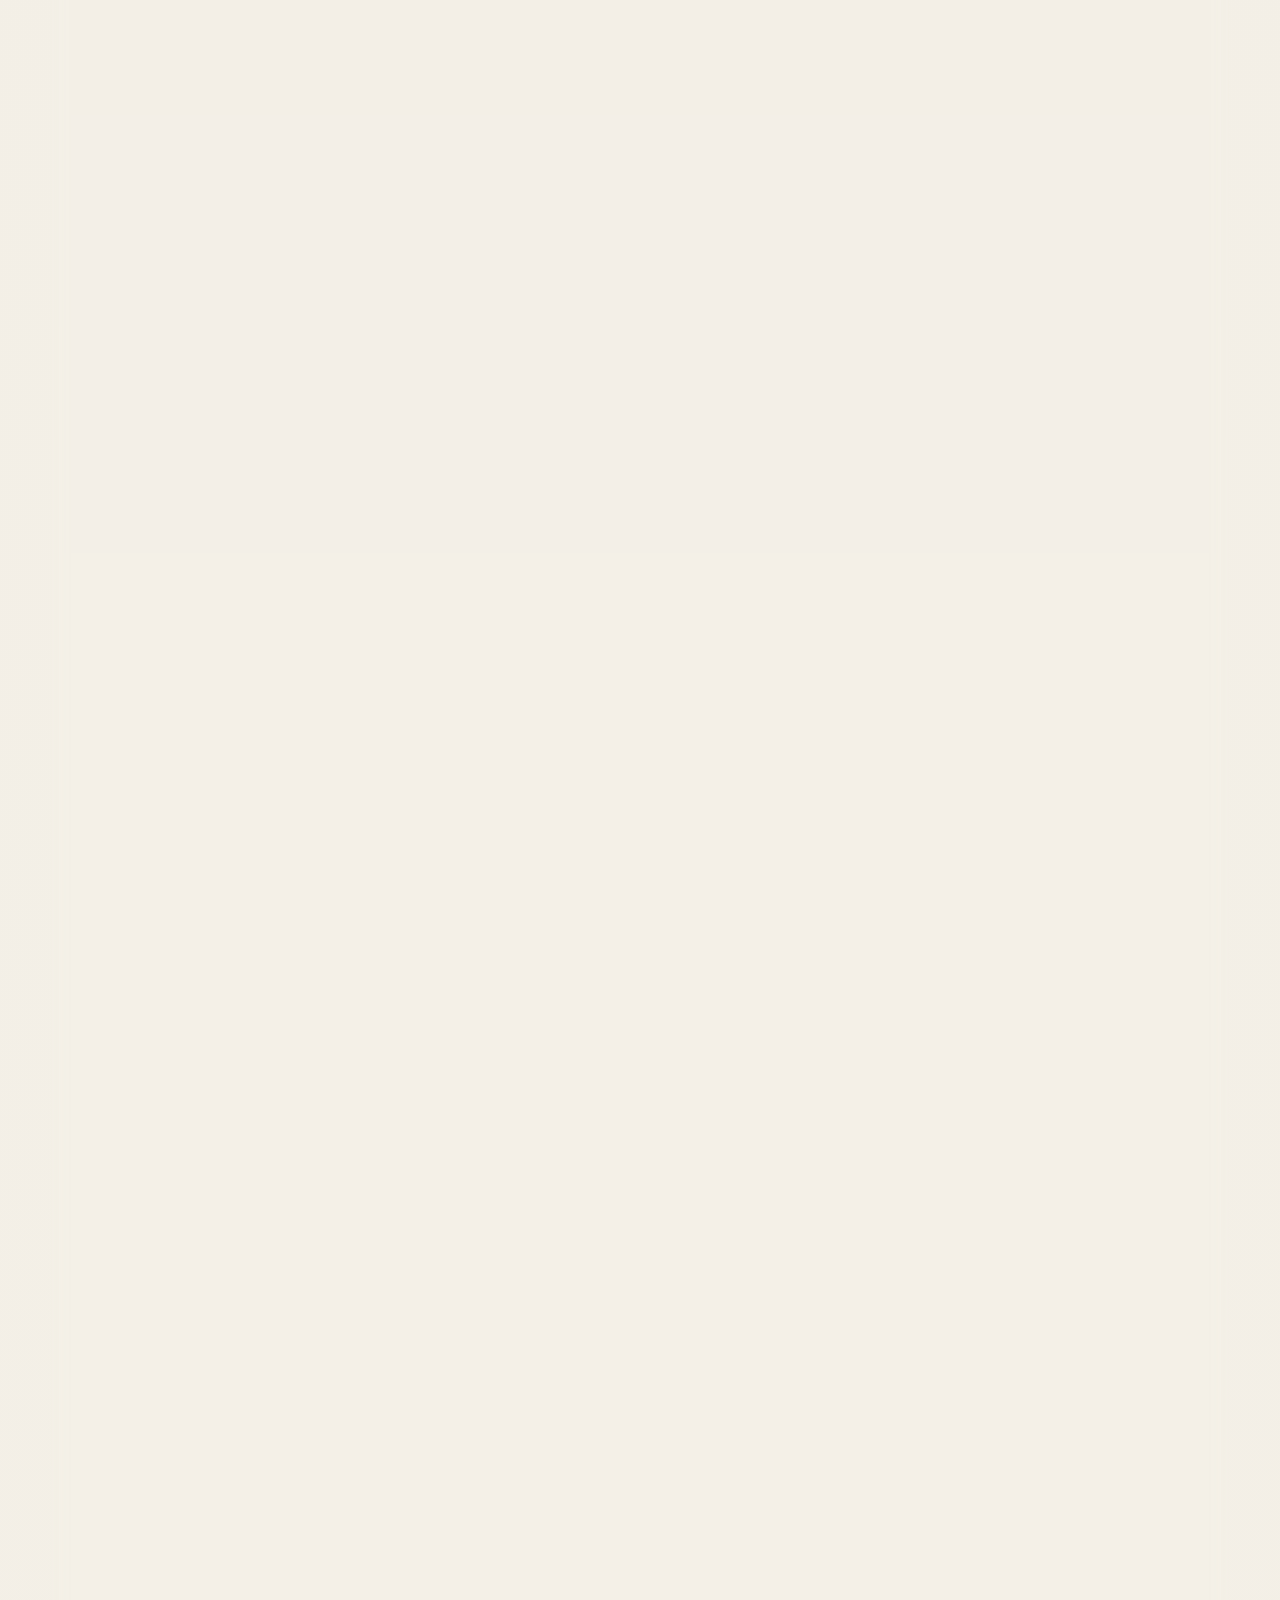
<file: assembly/web/verification.html>
<!DOCTYPE html>
<html lang="en">
<head>
  <meta charset="utf-8">
  <meta name="viewport" content="width=device-width, initial-scale=1">
  <title>AI Assembly Line Viewer - Verification</title>
  <link rel="stylesheet" href="viewer.css">
</head>
<body data-page="verification">
  <div id="app"></div>
  <script type="module" src="page-verification.js"></script>
</body>
</html>
</file>
<file: assembly/web/viewer.css>
:root {
  --bg: #f3efe6;
  --paper: #fffdf8;
  --ink: #1f2421;
  --muted: #5f665d;
  --line: #d2c8b7;
  --accent: #1f5c4a;
  --accent-soft: #d9ebe4;
  --warn: #9d3d1f;
  --warn-soft: #f8e4dd;
  --shadow: 0 16px 40px rgba(47, 40, 26, 0.08);
}

* {
  box-sizing: border-box;
}

body {
  margin: 0;
  font-family: Georgia, "Times New Roman", serif;
  color: var(--ink);
  background:
    radial-gradient(circle at top left, rgba(31, 92, 74, 0.12), transparent 28%),
    linear-gradient(180deg, #efe7d7 0%, var(--bg) 38%, #f6f2ea 100%);
}

code {
  font-family: "Cascadia Code", Consolas, monospace;
  font-size: 0.92em;
}

.shell-width {
  width: min(1180px, calc(100% - 32px));
  margin: 0 auto;
}

.hero {
  padding: 32px 0 20px;
  display: flex;
  gap: 24px;
  align-items: flex-start;
  justify-content: space-between;
}

.hero-copy {
  display: grid;
  gap: 16px;
}

.eyebrow {
  margin: 0 0 8px;
  text-transform: uppercase;
  letter-spacing: 0.14em;
  color: var(--accent);
  font-size: 0.8rem;
  font-weight: 700;
}

h1 {
  margin: 0 0 10px;
  font-size: clamp(2.2rem, 4vw, 4rem);
  line-height: 0.95;
}

.lede {
  margin: 0;
  max-width: 760px;
  color: var(--muted);
  font-size: 1.02rem;
  line-height: 1.6;
}

.site-nav {
  display: flex;
  flex-wrap: wrap;
  gap: 10px;
}

.nav-link {
  color: var(--accent);
  text-decoration: none;
  padding: 9px 14px;
  border-radius: 999px;
  border: 1px solid rgba(31, 92, 74, 0.2);
  background: rgba(255, 253, 248, 0.72);
}

.nav-link.active {
  background: var(--accent);
  color: #fff;
  border-color: var(--accent);
}

.hero-actions {
  display: flex;
  flex-wrap: wrap;
  gap: 12px;
  justify-content: flex-end;
}

button,
.file-button {
  border: 1px solid var(--accent);
  background: var(--accent);
  color: #fff;
  border-radius: 999px;
  padding: 12px 16px;
  font: inherit;
  cursor: pointer;
  box-shadow: var(--shadow);
}

button:hover,
.file-button:hover {
  filter: brightness(1.04);
}

button.active {
  background: var(--paper);
  color: var(--accent);
  box-shadow: inset 0 0 0 2px rgba(31, 92, 74, 0.28), var(--shadow);
}

button:focus-visible,
.file-button:focus-visible,
.nav-link:focus-visible,
.graph-node:focus-visible {
  outline: 3px solid rgba(31, 92, 74, 0.42);
  outline-offset: 3px;
}

.file-button {
  display: inline-flex;
  align-items: center;
}

#filePicker {
  position: absolute;
  width: 1px;
  height: 1px;
  opacity: 0;
  pointer-events: none;
}

.layout {
  display: grid;
  grid-template-columns: repeat(12, 1fr);
  gap: 18px;
  padding-bottom: 32px;
}

.panel {
  grid-column: span 12;
  background: rgba(255, 253, 248, 0.92);
  border: 1px solid var(--line);
  border-radius: 20px;
  padding: 20px;
  box-shadow: var(--shadow);
  backdrop-filter: blur(8px);
}

.status-panel {
  background: linear-gradient(180deg, rgba(217, 235, 228, 0.84), rgba(255, 253, 248, 0.96));
}

h2,
h3,
h4 {
  margin-top: 0;
}

.status {
  margin: 0 0 12px;
  padding: 12px 14px;
  border-radius: 14px;
  background: var(--accent-soft);
  color: var(--accent);
}

.status.error {
  background: var(--warn-soft);
  color: var(--warn);
}

.status.success {
  background: var(--accent-soft);
  color: var(--accent);
}

.status.loading {
  background: #ebe6d7;
  color: #6e5d2d;
}

.helper,
.source-note,
.muted {
  color: var(--muted);
  line-height: 1.55;
}

.two-column {
  display: grid;
  grid-template-columns: repeat(2, minmax(0, 1fr));
  gap: 16px;
}

.card-grid {
  display: grid;
  gap: 16px;
}

.card-grid.two-up {
  grid-template-columns: repeat(2, minmax(0, 1fr));
}

.card-grid.three-up {
  grid-template-columns: repeat(3, minmax(0, 1fr));
}

.stack {
  display: grid;
  gap: 14px;
}

.card {
  border: 1px solid var(--line);
  border-radius: 16px;
  padding: 16px;
  background: var(--paper);
}

.chip-row {
  display: flex;
  flex-wrap: wrap;
  gap: 8px;
}

.chip {
  display: inline-flex;
  align-items: center;
  padding: 5px 10px;
  border-radius: 999px;
  background: #ece6da;
  color: #584d3c;
  font-size: 0.88rem;
}

.chip.status-ready,
.chip.status-active,
.chip.status-complete,
.chip.status-available {
  background: var(--accent-soft);
  color: var(--accent);
}

.chip.status-planned,
.chip.status-review,
.chip.status-waiting {
  background: #eee7c8;
  color: #6d5a12;
}

.chip.status-blocked,
.chip.status-locked {
  background: var(--warn-soft);
  color: var(--warn);
}

.chip.status-done {
  background: #e5ebe7;
  color: #2f5f4d;
}

.error-card {
  border-color: rgba(157, 61, 31, 0.35);
  background: rgba(248, 228, 221, 0.7);
}

.code-block {
  margin: 0;
  padding: 14px;
  border: 1px solid var(--line);
  border-radius: 14px;
  background: #f6f1e6;
  overflow-x: auto;
  white-space: pre-wrap;
  word-break: break-word;
  line-height: 1.45;
}

.list {
  margin: 0;
  padding-left: 18px;
  line-height: 1.55;
}

.meta {
  margin: 0;
  display: grid;
  gap: 10px;
}

.meta dt {
  font-weight: 700;
}

.meta dd {
  margin: 2px 0 0;
  color: var(--muted);
}

.section-heading {
  display: flex;
  gap: 16px;
  align-items: flex-start;
  justify-content: space-between;
  margin-bottom: 12px;
}

.section-heading h2,
.section-heading h3 {
  margin-bottom: 6px;
}

.inset-card {
  background: #fffcf5;
}

.dependency-graph {
  margin: 14px 0;
  overflow-x: auto;
  padding-bottom: 4px;
}

.graph-columns {
  display: grid;
  grid-auto-flow: column;
  grid-auto-columns: minmax(260px, 1fr);
  gap: 14px;
  min-width: min-content;
}

.graph-column {
  border: 1px solid var(--line);
  border-radius: 16px;
  padding: 12px;
  background: linear-gradient(180deg, rgba(217, 235, 228, 0.62), rgba(255, 253, 248, 0.9));
}

.graph-column-heading,
.graph-node-title,
.graph-edge {
  display: flex;
  gap: 10px;
  align-items: center;
  justify-content: space-between;
}

.graph-column-heading h4 {
  margin: 0;
}

.graph-node-stack {
  display: grid;
  gap: 10px;
}

.graph-node {
  border: 1px solid rgba(31, 92, 74, 0.18);
  border-left: 5px solid var(--accent);
  border-radius: 14px;
  padding: 12px;
  background: var(--paper);
  cursor: pointer;
}

.graph-node:hover {
  box-shadow: var(--shadow);
}

.graph-node.status-available {
  border-left-color: #2f755f;
  background: linear-gradient(180deg, rgba(217, 235, 228, 0.72), var(--paper));
}

.graph-node.status-waiting {
  border-left-color: #b28b13;
}

.graph-node.status-locked,
.graph-node.status-blocked,
.graph-node.status-rejected {
  border-left-color: var(--warn);
}

.graph-node.status-done,
.graph-node.status-complete {
  border-left-color: #2f755f;
  opacity: 0.82;
}

.graph-node p {
  margin: 8px 0;
  line-height: 1.45;
}

.graph-node-meta,
.graph-node-links {
  display: grid;
  gap: 6px;
  color: var(--muted);
  font-size: 0.9rem;
}

.graph-node-links {
  grid-template-columns: max-content 1fr;
  margin-top: 10px;
}

.inline-id-list {
  display: flex;
  flex-wrap: wrap;
  gap: 6px;
}

.graph-edge-list {
  display: grid;
  gap: 8px;
  max-height: 360px;
  overflow: auto;
  padding: 4px 0;
}

.graph-edge {
  justify-content: flex-start;
  flex-wrap: wrap;
  padding: 10px 12px;
  border: 1px solid var(--line);
  border-radius: 12px;
  background: #fffcf5;
}

@media (max-width: 820px) {
  .hero {
    flex-direction: column;
  }

  .hero-actions {
    justify-content: flex-start;
  }

  .two-column {
    grid-template-columns: 1fr;
  }

  .card-grid.two-up,
  .card-grid.three-up {
    grid-template-columns: 1fr;
  }

  .section-heading {
    flex-direction: column;
  }
}
</file>
<file: assembly/web/dispatch.css>
body[data-page="dispatch"] {
  background:
    radial-gradient(circle at top left, rgba(31, 92, 74, 0.14), transparent 26%),
    linear-gradient(180deg, #eee8dc 0%, #f6f3ec 44%, #f7f5ef 100%);
}

body[data-page="dispatch"] .hero {
  padding: 18px 0 10px;
  align-items: center;
}

body[data-page="dispatch"] h1 {
  font-size: clamp(2rem, 3vw, 3rem);
}

body[data-page="dispatch"] .lede {
  max-width: 880px;
}

body[data-page="dispatch"] .layout {
  display: flex;
  flex-direction: column;
  gap: 12px;
}

body[data-page="dispatch"] .layout > .panel:not(.status-panel) {
  order: 1;
  padding: 0;
  background: transparent;
  border: 0;
  box-shadow: none;
  backdrop-filter: none;
}

body[data-page="dispatch"] .status-panel {
  order: 2;
  padding: 12px 14px;
  background: rgba(255, 253, 248, 0.72);
  box-shadow: none;
  font-size: 0.88rem;
}

body[data-page="dispatch"] .status-panel h2 {
  margin-bottom: 6px;
  font-size: 1rem;
}

body[data-page="dispatch"] .status-panel .source-note,
body[data-page="dispatch"] .status-panel .helper {
  margin: 6px 0;
}

.dispatch-cockpit {
  display: grid;
  gap: 12px;
}

.dispatch-intro,
.dispatch-summary,
.dispatch-workspace,
.dispatch-detail-actions,
.dispatch-detail-heading,
.dispatch-facts,
.dispatch-dependency-list {
  display: grid;
  gap: 12px;
}

.dispatch-intro {
  grid-template-columns: minmax(0, 1fr) auto;
  align-items: start;
  padding: 14px 16px;
  border: 1px solid rgba(31, 92, 74, 0.2);
  border-radius: 18px;
  background: linear-gradient(135deg, rgba(217, 235, 228, 0.82), rgba(255, 253, 248, 0.9));
  box-shadow: var(--shadow);
}

.dispatch-intro h2 {
  margin-bottom: 6px;
  font-size: clamp(1.35rem, 2vw, 2rem);
}

.dispatch-summary {
  grid-template-columns: repeat(6, minmax(0, 1fr));
}

.dispatch-summary-button {
  display: grid;
  gap: 4px;
  justify-items: start;
  min-height: 74px;
  padding: 12px;
  border-radius: 16px;
  background: var(--paper);
  color: var(--ink);
  border-color: var(--line);
  text-align: left;
  box-shadow: var(--shadow);
}

.dispatch-summary-button span {
  color: var(--muted);
  font-size: 0.86rem;
}

.dispatch-summary-button strong {
  font-size: 1.55rem;
  line-height: 1;
}

.dispatch-summary-button.status-available {
  border-left: 6px solid #2f755f;
}

.dispatch-summary-button.status-waiting {
  border-left: 6px solid #b28b13;
}

.dispatch-summary-button.status-locked,
.dispatch-summary-button.status-blocked {
  border-left: 6px solid var(--warn);
}

.dispatch-summary-button.status-done,
.dispatch-summary-button.status-all {
  border-left: 6px solid #83908a;
}

.dispatch-summary-button.active {
  background: #1f2421;
  color: #fff;
  box-shadow: inset 0 0 0 2px rgba(255, 255, 255, 0.22), var(--shadow);
}

.dispatch-summary-button.active span {
  color: rgba(255, 255, 255, 0.78);
}

.dispatch-workspace {
  grid-template-columns: minmax(0, 1.35fr) minmax(360px, 0.65fr);
  align-items: start;
}

.dispatch-board,
.dispatch-detail {
  border-radius: 18px;
  padding: 14px;
}

.dispatch-board-heading {
  align-items: center;
}

.dispatch-filter-row {
  justify-content: flex-end;
}

.dispatch-filter-button {
  padding: 9px 12px;
  box-shadow: none;
}

.dispatch-graph {
  margin: 0;
}

.dispatch-columns {
  grid-auto-columns: minmax(230px, 280px);
}

.dispatch-wave {
  padding: 10px;
  background: rgba(255, 253, 248, 0.9);
}

.dispatch-empty-wave {
  font-size: 0.86rem;
}

.dispatch-task-card {
  padding: 10px;
  border-radius: 12px;
  box-shadow: none;
}

.dispatch-task-card.selected {
  box-shadow: 0 0 0 3px rgba(31, 92, 74, 0.18), var(--shadow);
}

.dispatch-task-card.status-available {
  border-left-color: #2f755f;
  background: linear-gradient(180deg, rgba(217, 235, 228, 0.9), #fffdf8);
}

.dispatch-task-card.status-waiting {
  border-left-color: #b28b13;
  background: linear-gradient(180deg, rgba(238, 231, 200, 0.76), #fffdf8);
}

.dispatch-task-card.status-locked,
.dispatch-task-card.status-blocked {
  border-left-color: var(--warn);
  background: linear-gradient(180deg, rgba(248, 228, 221, 0.82), #fffdf8);
}

.dispatch-task-card.status-done {
  border-left-color: #83908a;
  background: #f1f3ef;
  opacity: 0.78;
}

.dispatch-task-title {
  font-weight: 700;
}

.dispatch-detail {
  position: sticky;
  top: 12px;
  max-height: calc(100vh - 24px);
  overflow: auto;
}

.dispatch-detail-actions {
  grid-template-columns: 1fr auto;
  align-items: center;
  margin-bottom: 12px;
}

.dispatch-primary-action {
  border-radius: 14px;
  padding: 14px 16px;
  background: #143d31;
  border-color: #143d31;
  font-weight: 700;
}

.dispatch-secondary-action {
  border-radius: 14px;
  padding: 14px 16px;
  background: var(--paper);
  color: var(--accent);
}

.dispatch-detail-heading {
  grid-template-columns: minmax(0, 1fr) auto;
  align-items: start;
  margin-bottom: 10px;
}

.dispatch-detail-heading h3 {
  margin-bottom: 4px;
  font-size: 1.45rem;
}

.dispatch-state-explain {
  margin: 12px 0;
  padding: 12px;
  border-radius: 14px;
  border: 1px solid var(--line);
  background: #fffcf5;
}

.dispatch-state-explain h4 {
  margin-bottom: 4px;
}

.dispatch-state-explain p {
  margin: 0 0 8px;
  line-height: 1.45;
}

.dispatch-state-explain.status-available {
  border-color: rgba(47, 117, 95, 0.32);
  background: rgba(217, 235, 228, 0.66);
}

.dispatch-state-explain.status-waiting {
  border-color: rgba(178, 139, 19, 0.32);
  background: rgba(238, 231, 200, 0.68);
}

.dispatch-state-explain.status-locked,
.dispatch-state-explain.status-blocked {
  border-color: rgba(157, 61, 31, 0.32);
  background: rgba(248, 228, 221, 0.72);
}

.dispatch-state-explain.status-done {
  background: #eef1ec;
}

.dispatch-facts {
  grid-template-columns: repeat(2, minmax(0, 1fr));
  margin: 12px 0;
}

.dispatch-fact {
  padding: 10px;
  border: 1px solid var(--line);
  border-radius: 12px;
  background: rgba(255, 253, 248, 0.76);
}

.dispatch-fact dt {
  margin-bottom: 4px;
  color: var(--muted);
  font-size: 0.82rem;
  font-weight: 700;
  text-transform: uppercase;
  letter-spacing: 0.06em;
}

.dispatch-fact dd {
  margin: 0;
  overflow-wrap: anywhere;
}

.dispatch-dependency-list {
  grid-template-columns: 1fr;
}

.dispatch-dependency-card {
  padding: 10px;
  border: 1px solid var(--line);
  border-left: 5px solid var(--accent);
  border-radius: 12px;
  background: rgba(255, 253, 248, 0.82);
}

.dispatch-dependency-card.status-waiting {
  border-left-color: #b28b13;
}

.dispatch-dependency-card.status-locked,
.dispatch-dependency-card.status-blocked {
  border-left-color: var(--warn);
}

.dispatch-dependency-card.status-done {
  border-left-color: #83908a;
  background: #f1f3ef;
}

.dispatch-json-preview {
  margin-top: 12px;
}

.dispatch-json-preview summary {
  cursor: pointer;
  color: var(--accent);
  font-weight: 700;
}

@media (max-width: 980px) {
  .dispatch-workspace,
  .dispatch-intro,
  .dispatch-detail-heading,
  .dispatch-detail-actions {
    grid-template-columns: 1fr;
  }

  .dispatch-detail {
    position: static;
    max-height: none;
  }

  .dispatch-summary {
    grid-template-columns: repeat(3, minmax(0, 1fr));
  }
}

@media (max-width: 640px) {
  body[data-page="dispatch"] .hero {
    padding-top: 14px;
  }

  .dispatch-summary,
  .dispatch-facts {
    grid-template-columns: 1fr;
  }

  .dispatch-columns {
    grid-auto-columns: minmax(210px, 84vw);
  }
}
</file>
